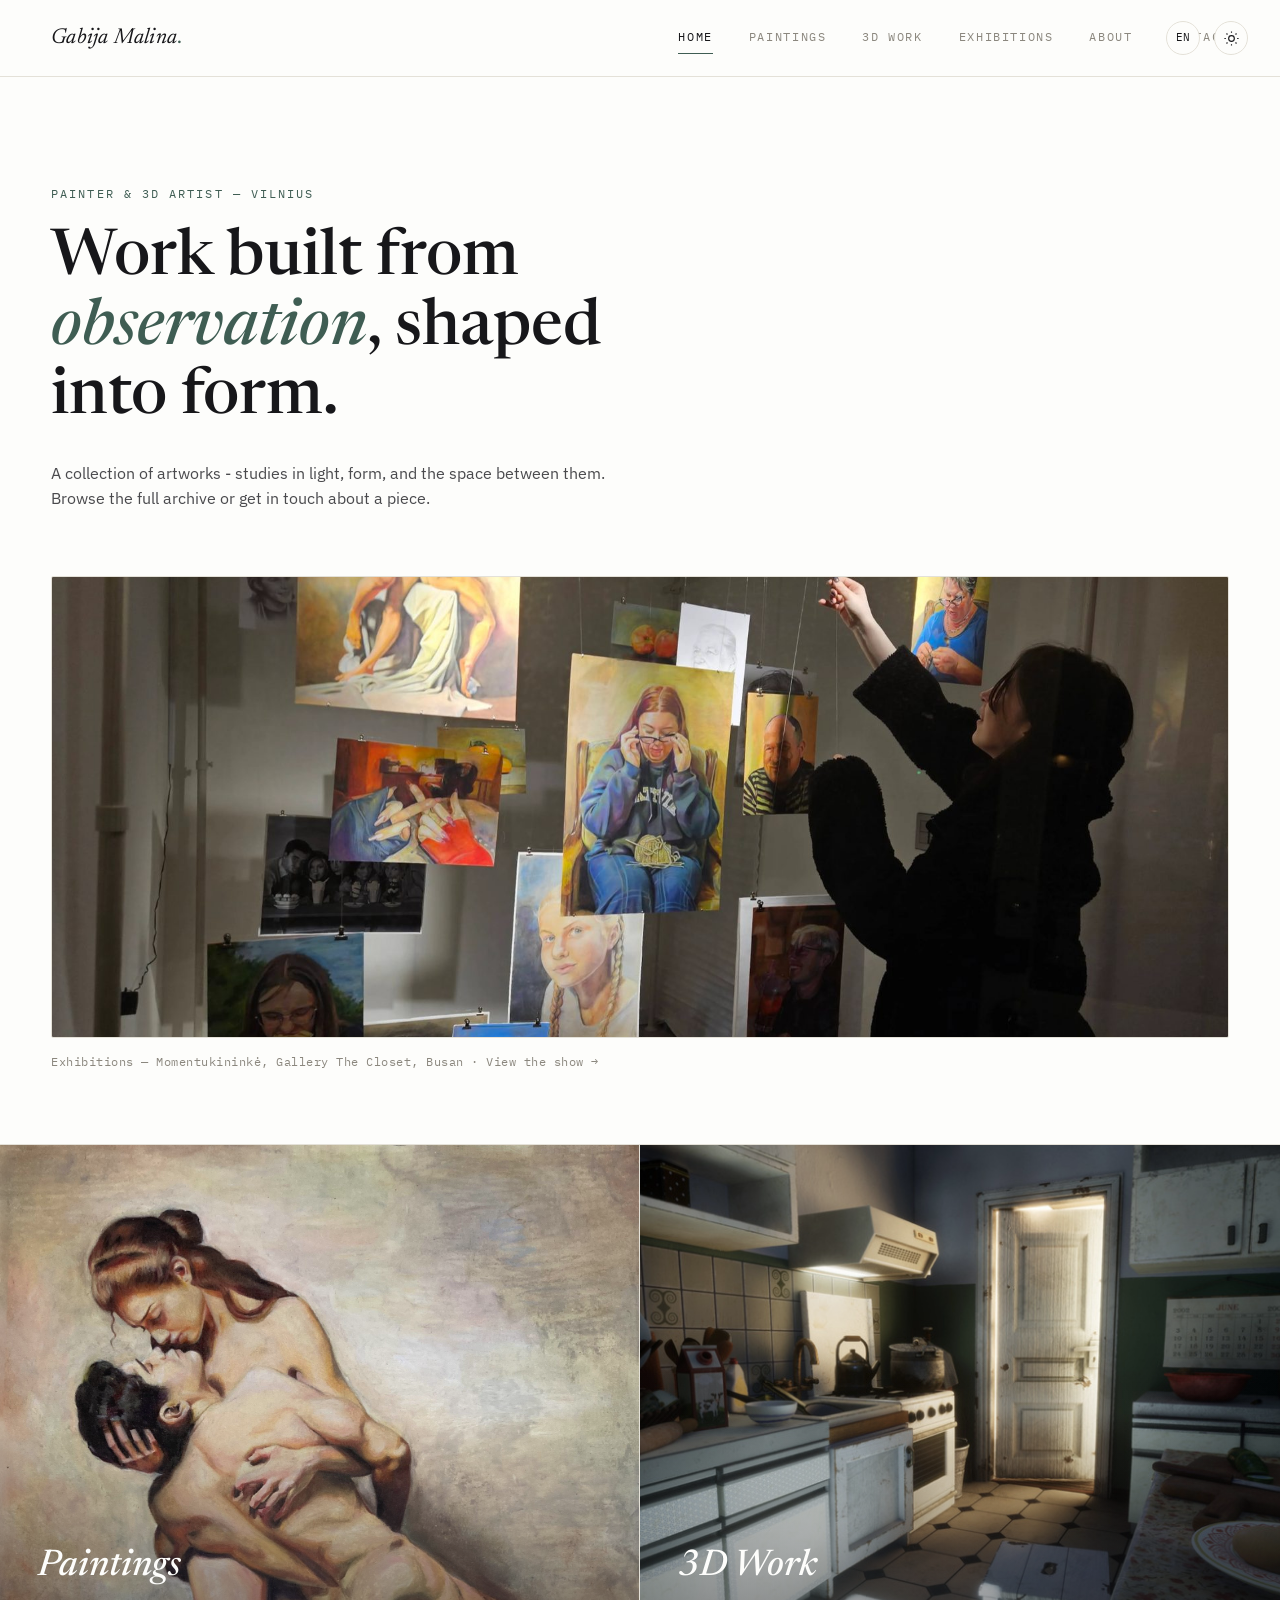
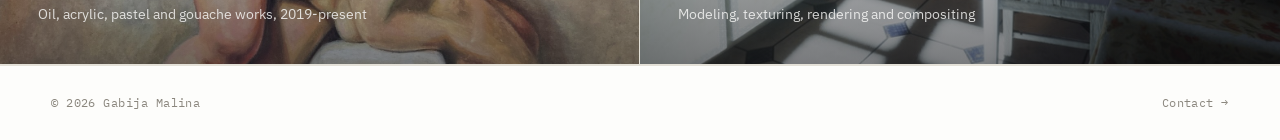
<file: index.html>
<!doctype html>
<html lang="en">
<head>
<meta charset="UTF-8">
<script>
(function () {
  try {
    var saved = localStorage.getItem('theme');
    var theme = saved || (window.matchMedia('(prefers-color-scheme: dark)').matches ? 'dark' : 'light');
    if (theme === 'dark') document.documentElement.setAttribute('data-theme', 'dark');
  } catch (e) {}
})();
</script>
<link rel="icon" href="/favicon.ico" sizes="any">
<link rel="icon" type="image/png" sizes="16x16" href="images/favicon/icon-16.png">
<link rel="icon" type="image/png" sizes="32x32" href="images/favicon/icon-32.png">
<link rel="icon" type="image/png" sizes="48x48" href="images/favicon/icon-48.png">
<link rel="icon" type="image/png" sizes="192x192" href="images/favicon/icon-192.png">
<link rel="apple-touch-icon" sizes="180x180" href="images/favicon/apple-touch-icon.png">
<link rel="canonical" href="https://gabijamalina.com/">
<meta name="robots" content="index, follow, max-image-preview:large">
<meta name="viewport" content="width=device-width, initial-scale=1">
<title>Gabija Malina — Paintings &amp; 3D Work</title>
<meta name="description" content="Portfolio of paintings and 3D work by Gabija Malinauskaite.">
<meta property="og:type" content="website">
<meta property="og:url" content="https://gabijamalina.com/">
<meta property="og:title" content="Gabija Malina — Paintings &amp; 3D Work">
<meta property="og:description" content="Portfolio of paintings and 3D work by Gabija Malinauskaite.">
<meta property="og:image" content="https://gabijamalina.com/images/hero.jpg">
<meta name="twitter:card" content="summary_large_image">
<meta name="twitter:title" content="Gabija Malina — Paintings &amp; 3D Work">
<meta name="twitter:description" content="Portfolio of paintings and 3D work by Gabija Malinauskaite.">
<meta name="twitter:image" content="https://gabijamalina.com/images/hero.jpg">
<link rel="preconnect" href="https://fonts.googleapis.com">
<link rel="preconnect" href="https://fonts.gstatic.com" crossorigin>
<link href="https://fonts.googleapis.com/css2?family=Newsreader:ital,wght@0,400;0,500;1,500&family=IBM+Plex+Sans:wght@400;500&family=IBM+Plex+Mono:wght@400;500&display=swap" rel="stylesheet">
<link rel="stylesheet" href="css/style.css">
</head>
<body>

<header class="site-header">
  <div class="wrap">
    <a class="brand" href="/">Gabija Malina<span>.</span></a>
    <div class="nav-wrap">
    <nav class="primary">
      <a href="/" aria-current="page">Home</a>
      <a href="/paintings/">Paintings</a>
      <a href="/3d-work/">3D Work</a>
      <a href="/momentukininke.html">Exhibitions</a>
      <a href="/about.html">About</a>
      <a href="/contact.html">Contact</a>
    </nav>
      <a class="lang-toggle" href="/lt/" aria-label="Switch to Lithuanian">EN</a>
      <button class="theme-toggle" type="button" aria-label="Toggle dark mode" data-theme-toggle>
        <svg class="icon-sun" viewBox="0 0 24 24" aria-hidden="true"><circle cx="12" cy="12" r="4"></circle><path d="M12 2v2M12 20v2M4.93 4.93l1.41 1.41M17.66 17.66l1.41 1.41M2 12h2M20 12h2M4.93 19.07l1.41-1.41M17.66 6.34l1.41-1.41"/></svg>
        <svg class="icon-moon" viewBox="0 0 24 24" aria-hidden="true"><path d="M20 14.5A8.5 8.5 0 1 1 9.5 4a7 7 0 0 0 10.5 10.5z"/></svg>
      </button>
      <button class="nav-toggle" aria-label="Toggle menu" aria-expanded="false">☰</button>
    </div>
  </div>
</header>

<main>
  <section class="hero">
    <div class="wrap">
      <p class="hero-eyebrow">Painter &amp; 3D Artist — Vilnius</p>
      <h1>Work built from <em>observation</em>, shaped into form.</h1>
      <p class="lede">A collection of artworks - studies in light, form, and the space between them. <br>Browse the full archive or get in touch about a piece.</p>
      <a class="exhibition-feature" href="/momentukininke.html" aria-label="View the Momentukininkė solo exhibition">
        <span class="exhibition-feature-image">
          <img src="images/momentukininke/exhibition-photo-05.jpg" alt="Momentukininkė solo exhibition installation at Gallery The Closet, Busan, 2025">
        </span>
        <span class="exhibition-feature-caption">Exhibitions — Momentukininkė, Gallery The Closet, Busan · View the show →</span>
      </a>
    </div>
  </section>

  <section class="wings" aria-label="Browse by medium">
    <a class="wing" href="/paintings/">
      <img src="images/paintings/holding-on.jpg" alt="Holding On by Gabija Malina">
      <div class="wing-label">
        <h2>Paintings</h2>
        <p>Oil, acrylic, pastel and gouache works, 2019-present</p>
      </div>
    </a>
    <a class="wing" href="/3d-work/">
      <img src="images/3d-work/soviet-kitchen-hero.jpg" alt="">
      <div class="wing-label">
        <h2>3D Work</h2>
        <p>Modeling, texturing, rendering and compositing</p>
      </div>
    </a>
  </section>
</main>

<footer class="site-footer">
  <div class="wrap">
    <p>&copy; <span id="year"></span> Gabija Malina</p>
    <p><a href="/contact.html">Contact →</a></p>
  </div>
</footer>

<script src="js/main.js?v=877553c360e7"></script>
</body>
</html>
</file>
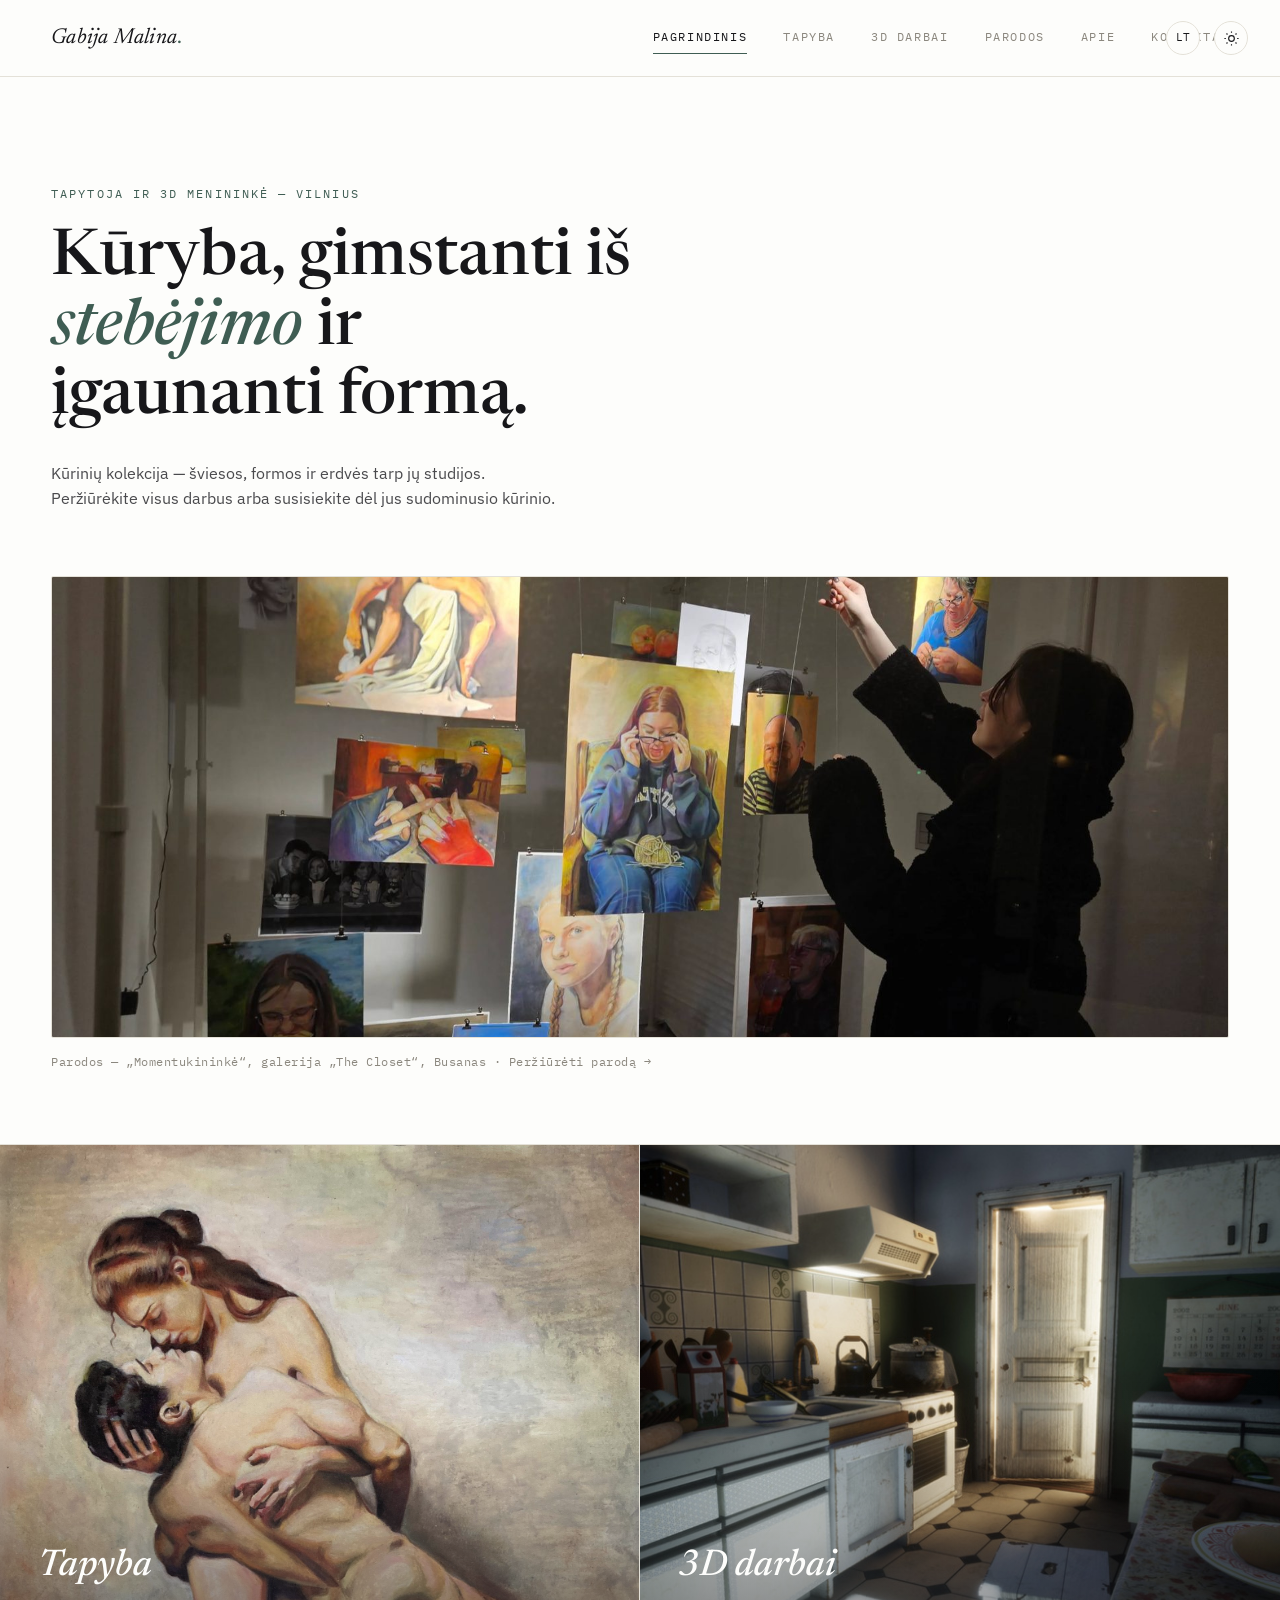
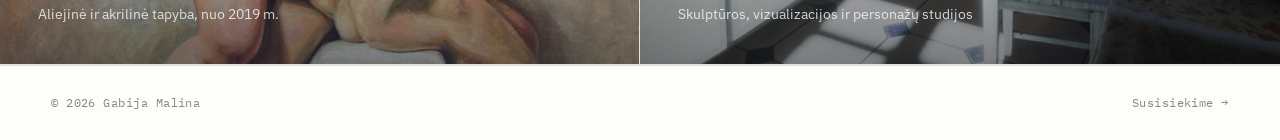
<file: lt/index.html>
<!doctype html>
<html lang="lt">
<head>
<meta charset="UTF-8">
<script>
(function () {
  try {
    var saved = localStorage.getItem('theme');
    var theme = saved || (window.matchMedia('(prefers-color-scheme: dark)').matches ? 'dark' : 'light');
    if (theme === 'dark') document.documentElement.setAttribute('data-theme', 'dark');
  } catch (e) {}
})();
</script>
<link rel="icon" href="/favicon.ico" sizes="any">
<link rel="icon" type="image/png" sizes="16x16" href="../images/favicon/icon-16.png">
<link rel="icon" type="image/png" sizes="32x32" href="../images/favicon/icon-32.png">
<link rel="icon" type="image/png" sizes="48x48" href="../images/favicon/icon-48.png">
<link rel="icon" type="image/png" sizes="192x192" href="../images/favicon/icon-192.png">
<link rel="apple-touch-icon" sizes="180x180" href="../images/favicon/apple-touch-icon.png">
<link rel="canonical" href="https://gabijamalina.com/lt/">
<meta name="robots" content="index, follow, max-image-preview:large">
<meta name="viewport" content="width=device-width, initial-scale=1">
<title>Gabija Malina — Tapyba ir 3D darbai</title>
<meta name="description" content="Gabijos Malinauskaitės tapybos ir 3D darbų portfolio.">
<meta property="og:type" content="website">
<meta property="og:url" content="https://gabijamalina.com/lt/">
<meta property="og:title" content="Gabija Malina — Tapyba ir 3D darbai">
<meta property="og:description" content="Gabijos Malinauskaitės tapybos ir 3D darbų portfolio.">
<meta property="og:image" content="https://gabijamalina.com/images/hero.jpg">
<meta name="twitter:card" content="summary_large_image">
<meta name="twitter:title" content="Gabija Malina — Tapyba ir 3D darbai">
<meta name="twitter:description" content="Gabijos Malinauskaitės tapybos ir 3D darbų portfolio.">
<meta name="twitter:image" content="https://gabijamalina.com/images/hero.jpg">
<link rel="preconnect" href="https://fonts.googleapis.com">
<link rel="preconnect" href="https://fonts.gstatic.com" crossorigin>
<link href="https://fonts.googleapis.com/css2?family=Newsreader:ital,wght@0,400;0,500;1,500&family=IBM+Plex+Sans:wght@400;500&family=IBM+Plex+Mono:wght@400;500&display=swap" rel="stylesheet">
<link rel="stylesheet" href="../css/style.css">
</head>
<body>

<header class="site-header">
  <div class="wrap">
    <a class="brand" href="/lt/">Gabija Malina<span>.</span></a>
    <div class="nav-wrap">
    <nav class="primary">
      <a href="/lt/" aria-current="page">Pagrindinis</a>
      <a href="/lt/paintings/">Tapyba</a>
      <a href="/lt/3d-work/">3D darbai</a>
      <a href="/lt/momentukininke.html">Parodos</a>
      <a href="/lt/about.html">Apie</a>
      <a href="/lt/contact.html">Kontaktai</a>
    </nav>
      <a class="lang-toggle" href="/" aria-label="Perjungti į anglų kalbą">LT</a>
      <button class="theme-toggle" type="button" aria-label="Perjungti tamsų režimą" data-theme-toggle>
        <svg class="icon-sun" viewBox="0 0 24 24" aria-hidden="true"><circle cx="12" cy="12" r="4"></circle><path d="M12 2v2M12 20v2M4.93 4.93l1.41 1.41M17.66 17.66l1.41 1.41M2 12h2M20 12h2M4.93 19.07l1.41-1.41M17.66 6.34l1.41-1.41"/></svg>
        <svg class="icon-moon" viewBox="0 0 24 24" aria-hidden="true"><path d="M20 14.5A8.5 8.5 0 1 1 9.5 4a7 7 0 0 0 10.5 10.5z"/></svg>
      </button>
      <button class="nav-toggle" aria-label="Atverti meniu" aria-expanded="false">☰</button>
    </div>
  </div>
</header>

<main>
  <section class="hero">
    <div class="wrap">
      <p class="hero-eyebrow">Tapytoja ir 3D menininkė — Vilnius</p>
      <h1>Kūryba, gimstanti iš <em>stebėjimo</em> ir įgaunanti formą.</h1>
      <p class="lede">Kūrinių kolekcija — šviesos, formos ir erdvės tarp jų studijos. <br>Peržiūrėkite visus darbus arba susisiekite dėl jus sudominusio kūrinio.</p>
      <a class="exhibition-feature" href="/lt/momentukininke.html" aria-label="Peržiūrėti personalinę parodą „Momentukininkė“">
        <span class="exhibition-feature-image">
          <img src="../images/momentukininke/exhibition-photo-05.jpg" alt="Personalinės parodos „Momentukininkė“ instaliacija galerijoje „The Closet“, Busanas, 2025">
        </span>
        <span class="exhibition-feature-caption">Parodos — „Momentukininkė“, galerija „The Closet“, Busanas · Peržiūrėti parodą →</span>
      </a>
    </div>
  </section>

  <section class="wings" aria-label="Pasirinkite kūrybos sritį">
    <a class="wing" href="/lt/paintings/">
      <img src="../images/paintings/holding-on.jpg" alt="Gabijos Malinos kūrinys „Holding On“">
      <div class="wing-label">
        <h2>Tapyba</h2>
        <p>Aliejinė ir akrilinė tapyba, nuo 2019 m.</p>
      </div>
    </a>
    <a class="wing" href="/lt/3d-work/">
      <img src="../images/3d-work/soviet-kitchen-hero.jpg" alt="">
      <div class="wing-label">
        <h2>3D darbai</h2>
        <p>Skulptūros, vizualizacijos ir personažų studijos</p>
      </div>
    </a>
  </section>
</main>

<footer class="site-footer">
  <div class="wrap">
    <p>&copy; <span id="year"></span> Gabija Malina</p>
    <p><a href="/lt/contact.html">Susisiekime →</a></p>
  </div>
</footer>

<script src="../js/main.js?v=877553c360e7"></script>
</body>
</html>
</file>
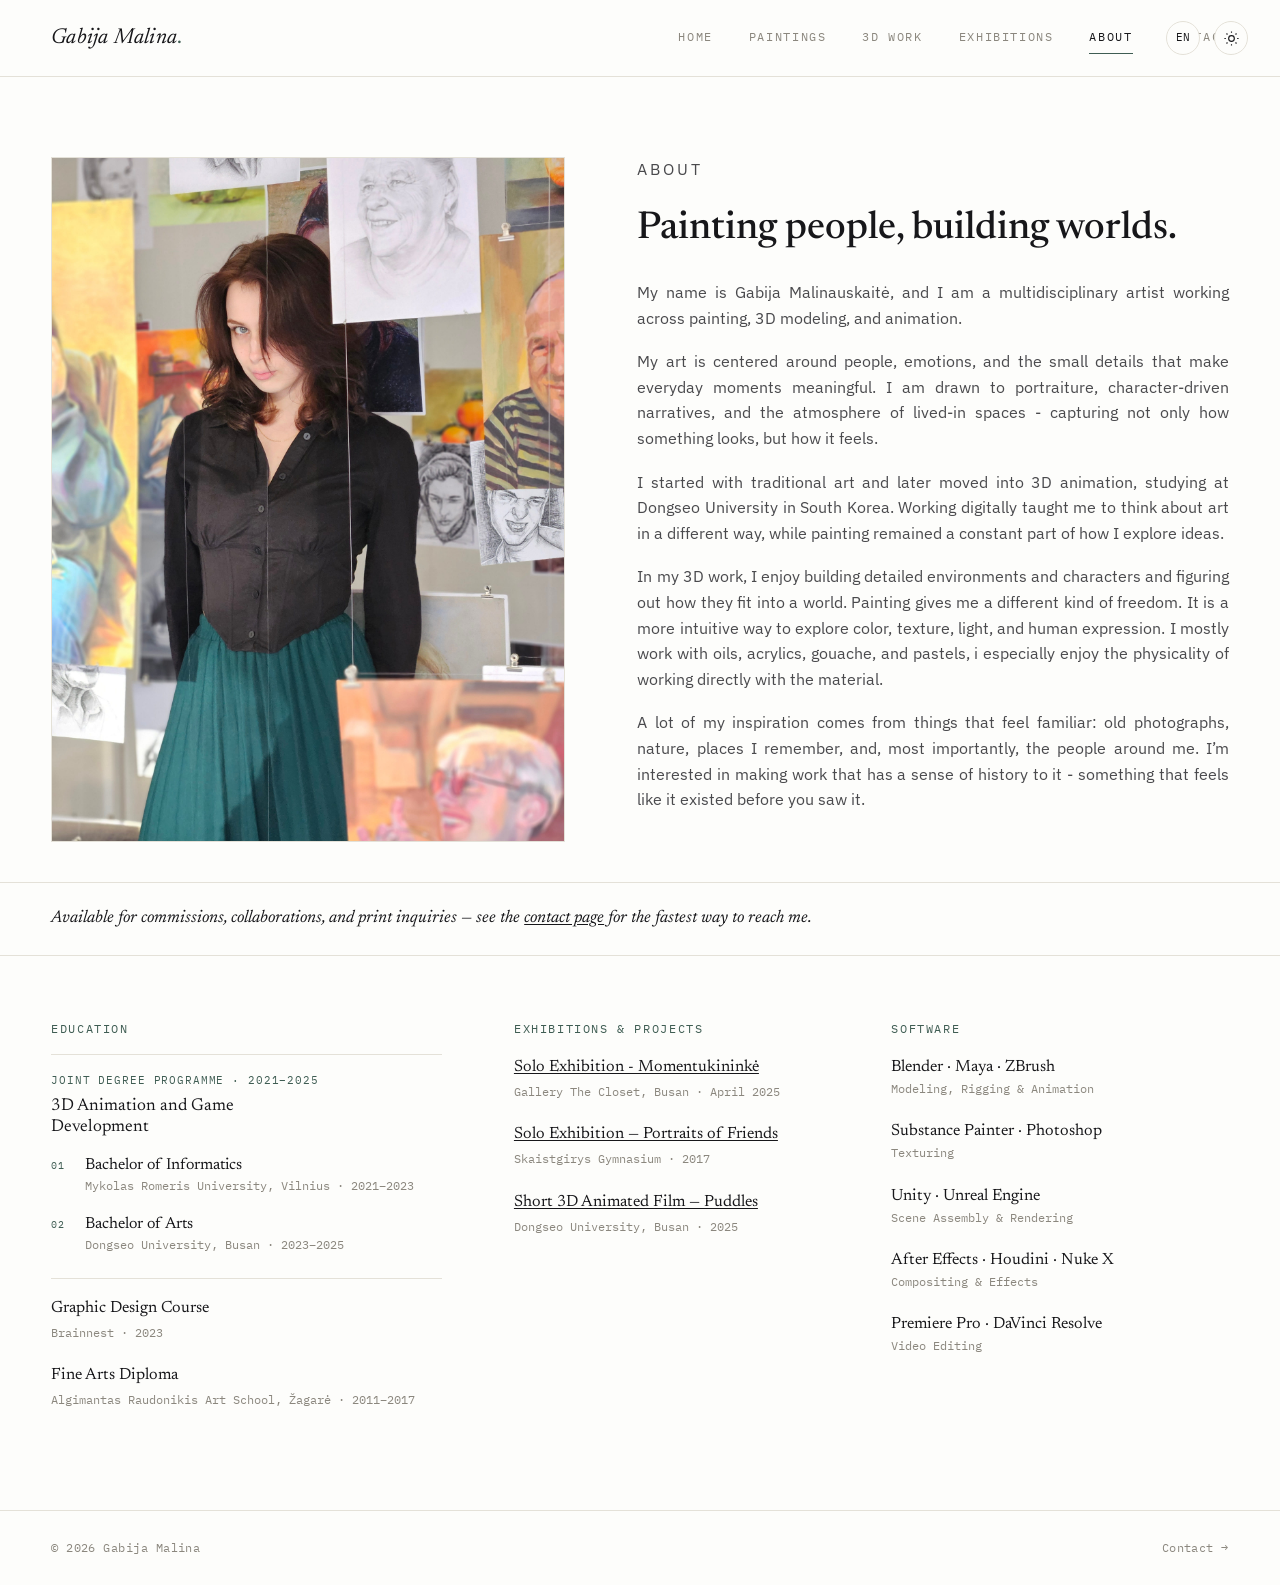
<file: about.html>
<!doctype html>
<html lang="en">
<head>
<meta charset="UTF-8">
<script>
(function () {
  try {
    var saved = localStorage.getItem('theme');
    var theme = saved || (window.matchMedia('(prefers-color-scheme: dark)').matches ? 'dark' : 'light');
    if (theme === 'dark') document.documentElement.setAttribute('data-theme', 'dark');
  } catch (e) {}
})();
</script>
<link rel="icon" href="/favicon.ico" sizes="any">
<link rel="icon" type="image/png" sizes="16x16" href="images/favicon/icon-16.png">
<link rel="icon" type="image/png" sizes="32x32" href="images/favicon/icon-32.png">
<link rel="icon" type="image/png" sizes="48x48" href="images/favicon/icon-48.png">
<link rel="icon" type="image/png" sizes="192x192" href="images/favicon/icon-192.png">
<link rel="apple-touch-icon" sizes="180x180" href="images/favicon/apple-touch-icon.png">
<link rel="canonical" href="https://gabijamalina.com/about.html">
<meta name="robots" content="index, follow, max-image-preview:large">
<meta name="viewport" content="width=device-width, initial-scale=1">
<title>About — Gabija Malina</title>
<meta name="description" content="About Gabija Malina — painter and 3D artist.">
<meta property="og:type" content="website">
<meta property="og:url" content="https://gabijamalina.com/about.html">
<meta property="og:title" content="About — Gabija Malina">
<meta property="og:description" content="About Gabija Malina — painter and 3D artist.">
<meta property="og:image" content="https://gabijamalina.com/images/about.jpg">
<meta name="twitter:card" content="summary_large_image">
<meta name="twitter:title" content="About — Gabija Malina">
<meta name="twitter:description" content="About Gabija Malina — painter and 3D artist.">
<meta name="twitter:image" content="https://gabijamalina.com/images/about.jpg">
<link rel="preconnect" href="https://fonts.googleapis.com">
<link rel="preconnect" href="https://fonts.gstatic.com" crossorigin>
<link href="https://fonts.googleapis.com/css2?family=Newsreader:ital,wght@0,400;0,500;1,500&family=IBM+Plex+Sans:wght@400;500&family=IBM+Plex+Mono:wght@400;500&display=swap" rel="stylesheet">
<link rel="stylesheet" href="css/style.css">
</head>
<body>

<header class="site-header">
  <div class="wrap">
    <a class="brand" href="/">Gabija Malina<span>.</span></a>
    <div class="nav-wrap">
    <nav class="primary">
      <a href="/">Home</a>
      <a href="/paintings/">Paintings</a>
      <a href="/3d-work/">3D Work</a>
      <a href="/momentukininke.html">Exhibitions</a>
      <a href="/about.html" aria-current="page">About</a>
      <a href="/contact.html">Contact</a>
    </nav>
      <a class="lang-toggle" href="/lt/about.html" aria-label="Switch to Lithuanian">EN</a>
      <button class="theme-toggle" type="button" aria-label="Toggle dark mode" data-theme-toggle>
        <svg class="icon-sun" viewBox="0 0 24 24" aria-hidden="true"><circle cx="12" cy="12" r="4"></circle><path d="M12 2v2M12 20v2M4.93 4.93l1.41 1.41M17.66 17.66l1.41 1.41M2 12h2M20 12h2M4.93 19.07l1.41-1.41M17.66 6.34l1.41-1.41"/></svg>
        <svg class="icon-moon" viewBox="0 0 24 24" aria-hidden="true"><path d="M20 14.5A8.5 8.5 0 1 1 9.5 4a7 7 0 0 0 10.5 10.5z"/></svg>
      </button>
      <button class="nav-toggle" aria-label="Toggle menu" aria-expanded="false">☰</button>
    </div>
  </div>
</header>

<main>
  <section class="about-hero wrap">
    <img src="images/about.jpg" alt="Gabija Malina in her studio, surrounded by portrait paintings and drawings">
    <div class="about-hero-copy">
      <p class="hero-eyebrow">About</p>
      <h1>Painting people, building worlds.</h1>
      <p>My name is Gabija Malinauskaitė, and I am a multidisciplinary artist working across painting, 3D modeling, and animation.</p>
      <p>My art is centered around people, emotions, and the small details that make everyday moments meaningful. I am drawn to portraiture, character-driven narratives, and the atmosphere of lived-in spaces - capturing not only how something looks, but how it feels.</p>
      <p>I started with traditional art and later moved into 3D animation, studying at Dongseo University in South Korea. Working digitally taught me to think about art in a different way, while painting remained a constant part of how I explore ideas.</p>
      <p>In my 3D work, I enjoy building detailed environments and characters and figuring out how they fit into a world. Painting gives me a different kind of freedom. It is a more intuitive way to explore color, texture, light, and human expression. I mostly work with oils, acrylics, gouache, and pastels, i especially enjoy the physicality of working directly with the material.</p>
      <p>A lot of my inspiration comes from things that feel familiar: old photographs, nature, places I remember, and, most importantly, the people around me. I’m interested in making work that has a sense of history to it - something that feels like it existed before you saw it.</p>
    </div>
  </section>

  <section class="about-cta wrap">
    <p>Available for commissions, collaborations, and print inquiries — see the <a href="/contact.html">contact page</a> for the fastest way to reach me.</p>
  </section>

  <section class="credentials wrap">
    <div class="credentials-group">
      <p class="credentials-heading">Education</p>
      <ul class="credentials-list">
        <li class="joint-programme">
          <p class="joint-programme-label">Joint degree programme · 2021–2025</p>
          <p class="credentials-title joint-programme-title">3D Animation and Game Development</p>
          <div class="degree-awards" aria-label="Two degrees awarded">
            <div class="degree-award">
              <span class="degree-award-number" aria-hidden="true">01</span>
              <div>
                <p class="degree-award-title">Bachelor of Informatics</p>
                <p class="credentials-meta">Mykolas Romeris University, Vilnius · 2021–2023</p>
              </div>
            </div>
            <div class="degree-award">
              <span class="degree-award-number" aria-hidden="true">02</span>
              <div>
                <p class="degree-award-title">Bachelor of Arts</p>
                <p class="credentials-meta">Dongseo University, Busan · 2023–2025</p>
              </div>
            </div>
          </div>
        </li>
        <li>
          <p class="credentials-title">Graphic Design Course</p>
          <p class="credentials-meta">Brainnest · 2023</p>
        </li>
        <li>
          <p class="credentials-title">Fine Arts Diploma</p>
          <p class="credentials-meta">Algimantas Raudonikis Art School, Žagarė · 2011–2017</p>
        </li>
      </ul>
    </div>

    <div class="credentials-group">
      <p class="credentials-heading">Exhibitions &amp; Projects</p>
      <ul class="credentials-list">
        <li>
          <p class="credentials-title"><a href="/momentukininke.html">Solo Exhibition - Momentukininkė</a></p>
          <p class="credentials-meta">Gallery The Closet, Busan · April 2025</p>
        </li>
        <li>
          <p class="credentials-title"><a href="https://www.facebook.com/photo.php?fbid=1235346446553884&set=a.1235346339887228&type=3">Solo Exhibition — Portraits of Friends</a></p>
          <p class="credentials-meta"> Skaistgirys Gymnasium · 2017</p>
        </li>
        <li>
          <p class="credentials-title"><a href="https://youtu.be/384IctD9Y6s">Short 3D Animated Film — Puddles</a></p>
          <p class="credentials-meta">Dongseo University, Busan · 2025</p>
        </li>
      </ul>
    </div>

    <div class="credentials-group">
      <p class="credentials-heading">Software</p>
      <ul class="credentials-list">
        <li>
          
          <p class="credentials-software">Blender · Maya · ZBrush</p>
	  <p class="credentials-meta">Modeling, Rigging &amp; Animation</p>
        </li>
        <li>
          
          <p class="credentials-software">Substance Painter · Photoshop</p>
	  <p class="credentials-meta">Texturing</p>
        </li>
        <li>

          <p class="credentials-software">Unity · Unreal Engine</p>
          <p class="credentials-meta">Scene Assembly &amp; Rendering</p>       
 	</li>
        <li>

          <p class="credentials-software">After Effects · Houdini · Nuke X</p>
          <p class="credentials-meta">Compositing &amp; Effects</p>
        </li>
        <li>
          <p class="credentials-software">Premiere Pro · DaVinci Resolve</p>
          <p class="credentials-meta">Video Editing</p>
        </li>
      </ul>
    </div>
  </section>
</main>

<footer class="site-footer">
  <div class="wrap">
    <p>&copy; <span id="year"></span> Gabija Malina</p>
    <p><a href="/contact.html">Contact →</a></p>
  </div>
</footer>

<script src="js/main.js?v=877553c360e7"></script>
</body>
</html>
</file>
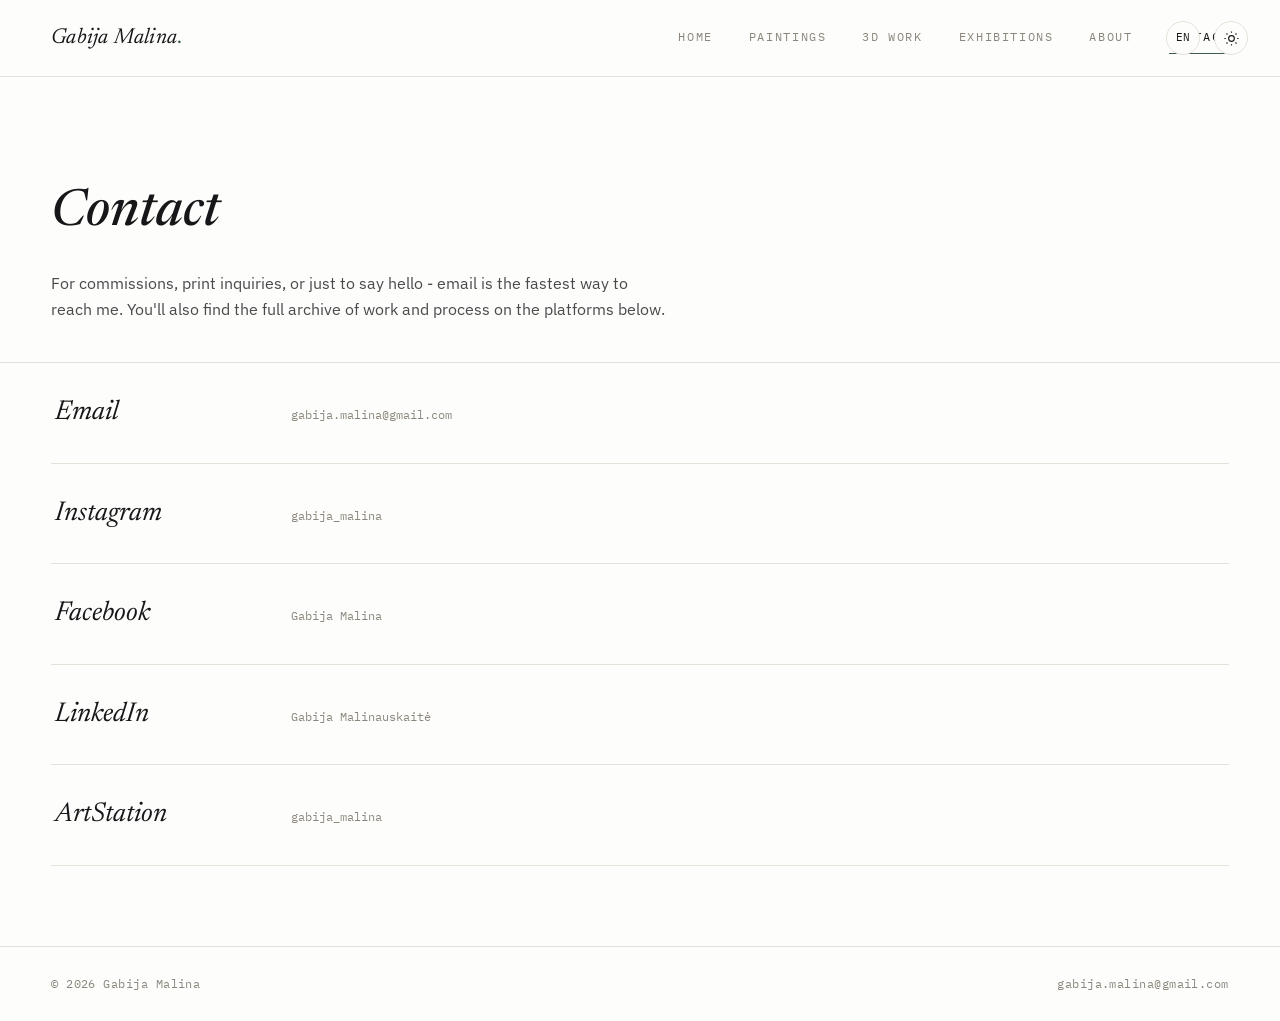
<file: contact.html>
<!doctype html>
<html lang="en">
<head>
<meta charset="UTF-8">
<script>
(function () {
  try {
    var saved = localStorage.getItem('theme');
    var theme = saved || (window.matchMedia('(prefers-color-scheme: dark)').matches ? 'dark' : 'light');
    if (theme === 'dark') document.documentElement.setAttribute('data-theme', 'dark');
  } catch (e) {}
})();
</script>
<link rel="icon" href="/favicon.ico" sizes="any">
<link rel="icon" type="image/png" sizes="16x16" href="images/favicon/icon-16.png">
<link rel="icon" type="image/png" sizes="32x32" href="images/favicon/icon-32.png">
<link rel="icon" type="image/png" sizes="48x48" href="images/favicon/icon-48.png">
<link rel="icon" type="image/png" sizes="192x192" href="images/favicon/icon-192.png">
<link rel="apple-touch-icon" sizes="180x180" href="images/favicon/apple-touch-icon.png">
<link rel="canonical" href="https://gabijamalina.com/contact.html">
<meta name="robots" content="index, follow, max-image-preview:large">
<meta name="viewport" content="width=device-width, initial-scale=1">
<title>Contact — Gabija Malina</title>
<meta name="description" content="Where to find Gabija Malina online — email, Instagram, ArtStation and more.">
<meta property="og:type" content="website">
<meta property="og:url" content="https://gabijamalina.com/contact.html">
<meta property="og:title" content="Contact — Gabija Malina">
<meta property="og:description" content="Where to find Gabija Malina online — email, Instagram, ArtStation and more.">
<meta property="og:image" content="https://gabijamalina.com/images/hero.jpg">
<meta name="twitter:card" content="summary_large_image">
<meta name="twitter:title" content="Contact — Gabija Malina">
<meta name="twitter:description" content="Where to find Gabija Malina online — email, Instagram, ArtStation and more.">
<meta name="twitter:image" content="https://gabijamalina.com/images/hero.jpg">
<link rel="preconnect" href="https://fonts.googleapis.com">
<link rel="preconnect" href="https://fonts.gstatic.com" crossorigin>
<link href="https://fonts.googleapis.com/css2?family=Newsreader:ital,wght@0,400;0,500;1,500&family=IBM+Plex+Sans:wght@400;500&family=IBM+Plex+Mono:wght@400;500&display=swap" rel="stylesheet">
<link rel="stylesheet" href="css/style.css">
</head>
<body>
<header class="site-header">
  <div class="wrap">
    <a class="brand" href="/">Gabija Malina<span>.</span></a>
    <div class="nav-wrap">
    <nav class="primary">
      <a href="/">Home</a>
      <a href="/paintings/">Paintings</a>
      <a href="/3d-work/">3D Work</a>
      <a href="/momentukininke.html">Exhibitions</a>
      <a href="/about.html">About</a>
      <a href="/contact.html" aria-current="page">Contact</a>
    </nav>
      <a class="lang-toggle" href="/lt/contact.html" aria-label="Switch to Lithuanian">EN</a>
      <button class="theme-toggle" type="button" aria-label="Toggle dark mode" data-theme-toggle>
        <svg class="icon-sun" viewBox="0 0 24 24" aria-hidden="true"><circle cx="12" cy="12" r="4"></circle><path d="M12 2v2M12 20v2M4.93 4.93l1.41 1.41M17.66 17.66l1.41 1.41M2 12h2M20 12h2M4.93 19.07l1.41-1.41M17.66 6.34l1.41-1.41"/></svg>
        <svg class="icon-moon" viewBox="0 0 24 24" aria-hidden="true"><path d="M20 14.5A8.5 8.5 0 1 1 9.5 4a7 7 0 0 0 10.5 10.5z"/></svg>
      </button>
      <button class="nav-toggle" aria-label="Toggle menu" aria-expanded="false">☰</button>
    </div>
  </div>
</header>
<main>
  <section class="contact-hero wrap">
    <h1>Contact</h1>
    <p>For commissions, print inquiries, or just to say hello - email is the fastest way to reach me. You'll also find the full archive of work and process on the platforms below.</p>
  </section>
  <ul class="contact-list wrap">
    <li>
      <a href="mailto:gabija.malina@gmail.com">
        <span class="platform">Email</span>
        <span class="handle">gabija.malina@gmail.com</span>
        <span class="arrow">→</span>
      </a>
    </li>
    <li>
      <a href="https://instagram.com/gabija_malina" target="_blank" rel="noopener noreferrer">
        <span class="platform">Instagram</span>
        <span class="handle">gabija_malina</span>
        <span class="arrow">→</span>
      </a>
    </li>
    <li>
      <a href="https://www.facebook.com/GabijaMalina/" target="_blank" rel="noopener noreferrer">
        <span class="platform">Facebook</span>
        <span class="handle">Gabija Malina</span>
        <span class="arrow">→</span>
      </a>
    </li>
    <li>
      <a href="https://lt.linkedin.com/in/gabija-malina" target="_blank" rel="noopener noreferrer">
        <span class="platform">LinkedIn</span>
        <span class="handle">Gabija Malinauskaitė</span>
        <span class="arrow">→</span>
      </a>
    </li>
    <li>
      <a href="https://www.artstation.com/gabija_malina" target="_blank" rel="noopener noreferrer">
        <span class="platform">ArtStation</span>
        <span class="handle">gabija_malina</span>
        <span class="arrow">→</span>
      </a>
    </li>
  </ul>
</main>
<footer class="site-footer">
  <div class="wrap">
    <p>&copy; <span id="year"></span> Gabija Malina</p>
    <p><a href="mailto:gabija.malina@gmail.com">gabija.malina@gmail.com</a></p>
  </div>
</footer>
<script src="js/main.js?v=877553c360e7"></script>
</body>
</html>
</file>
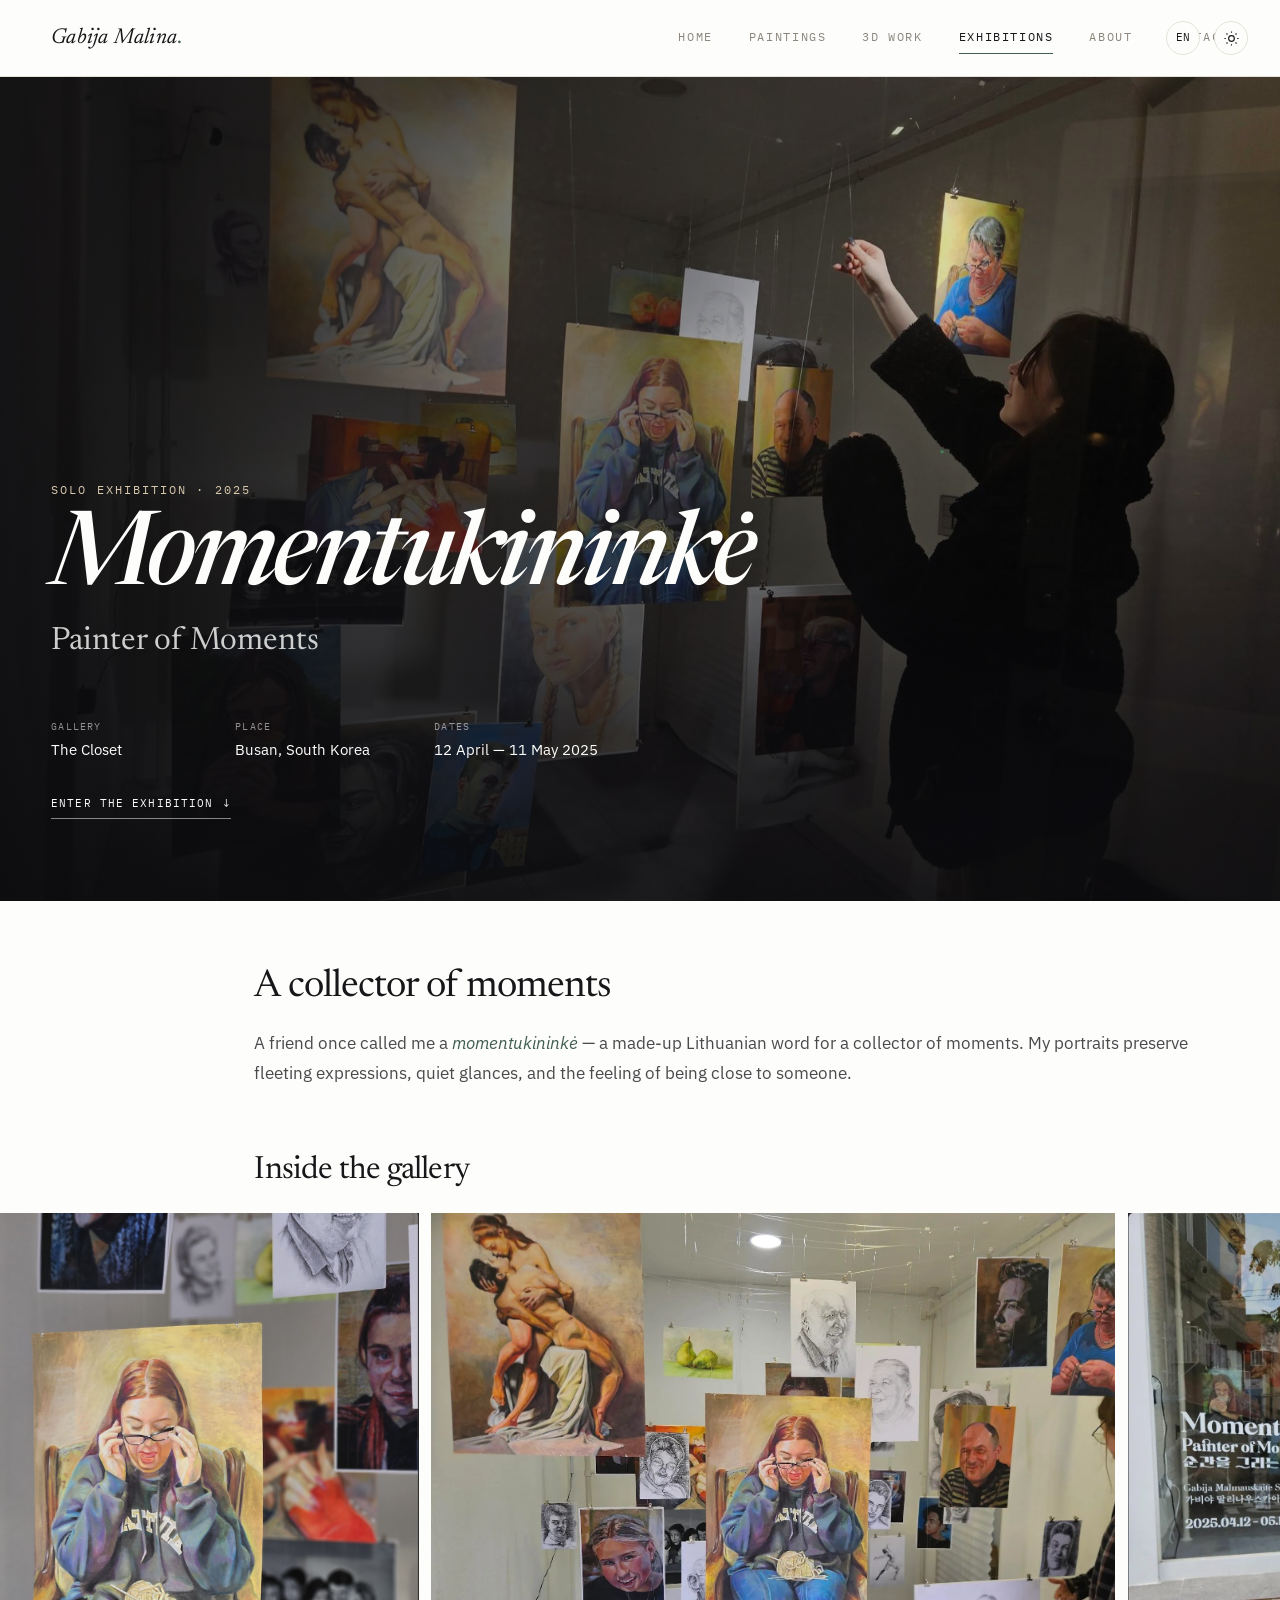
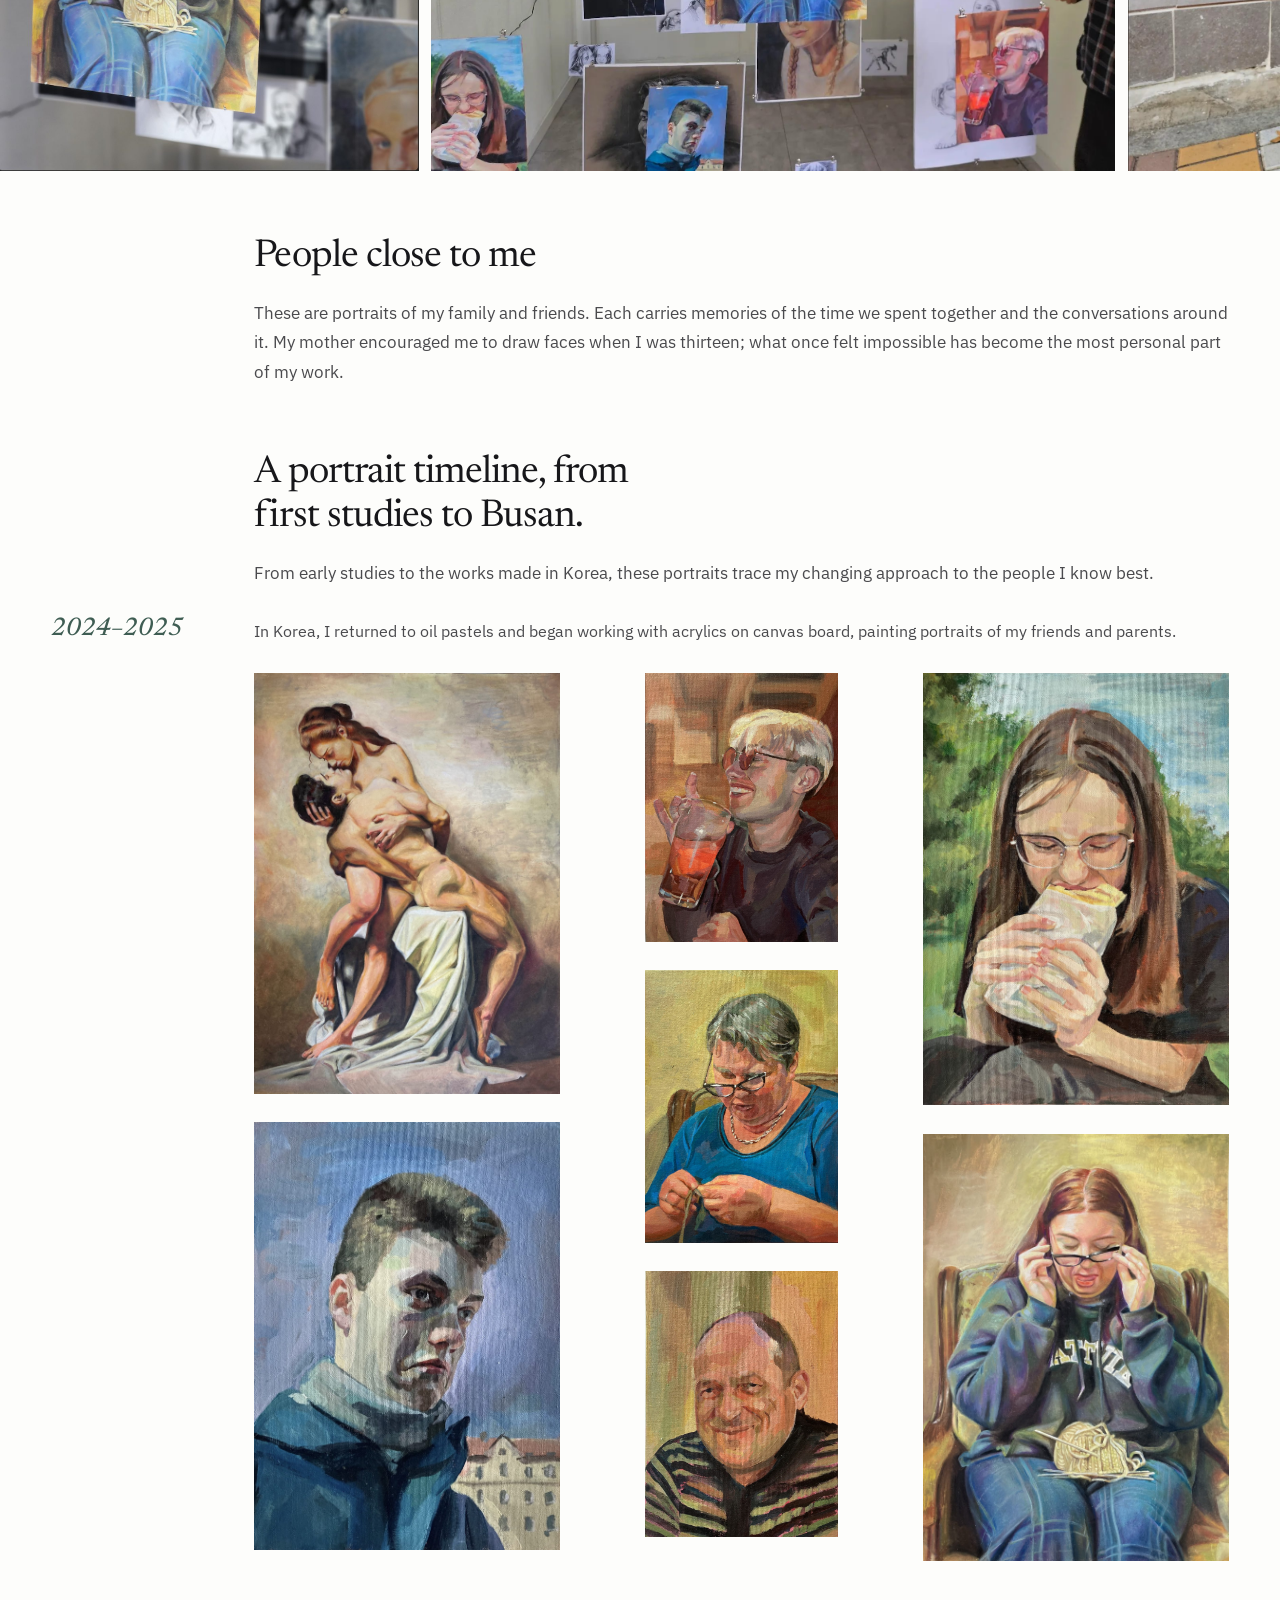
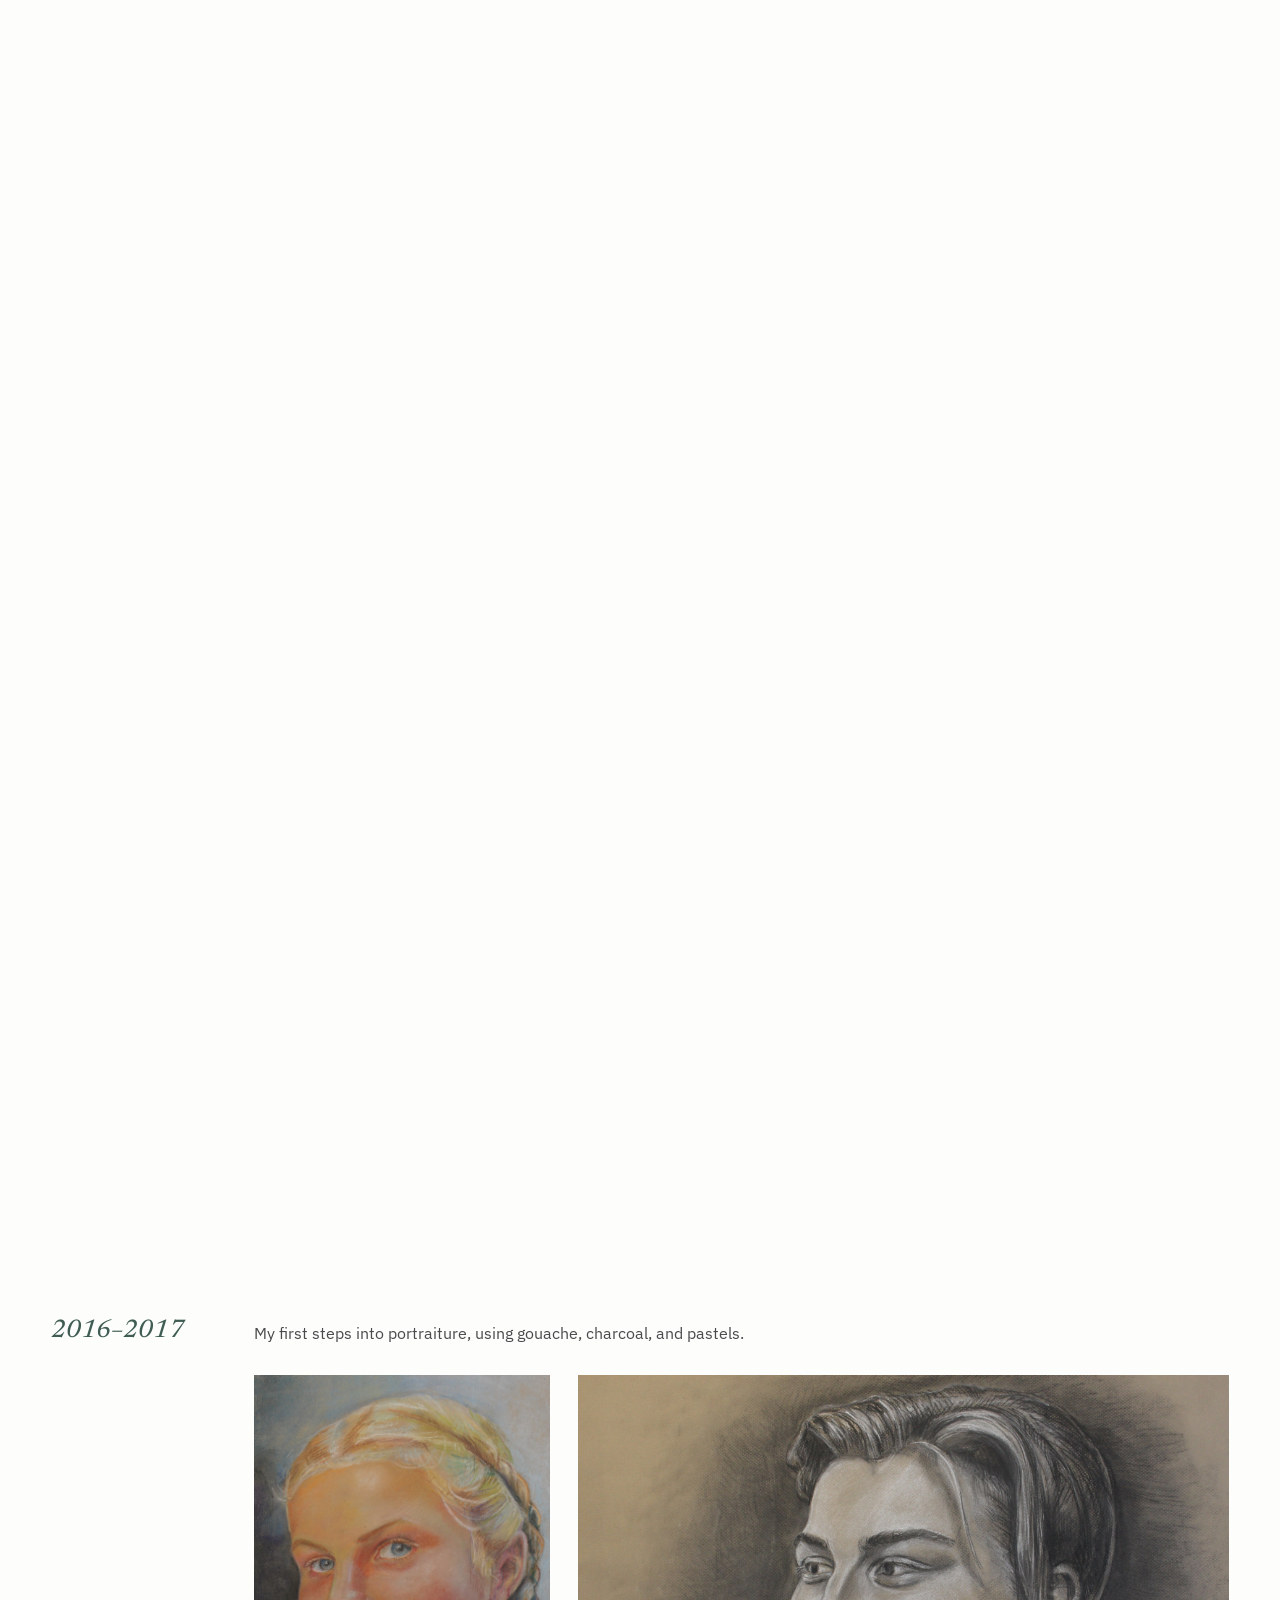
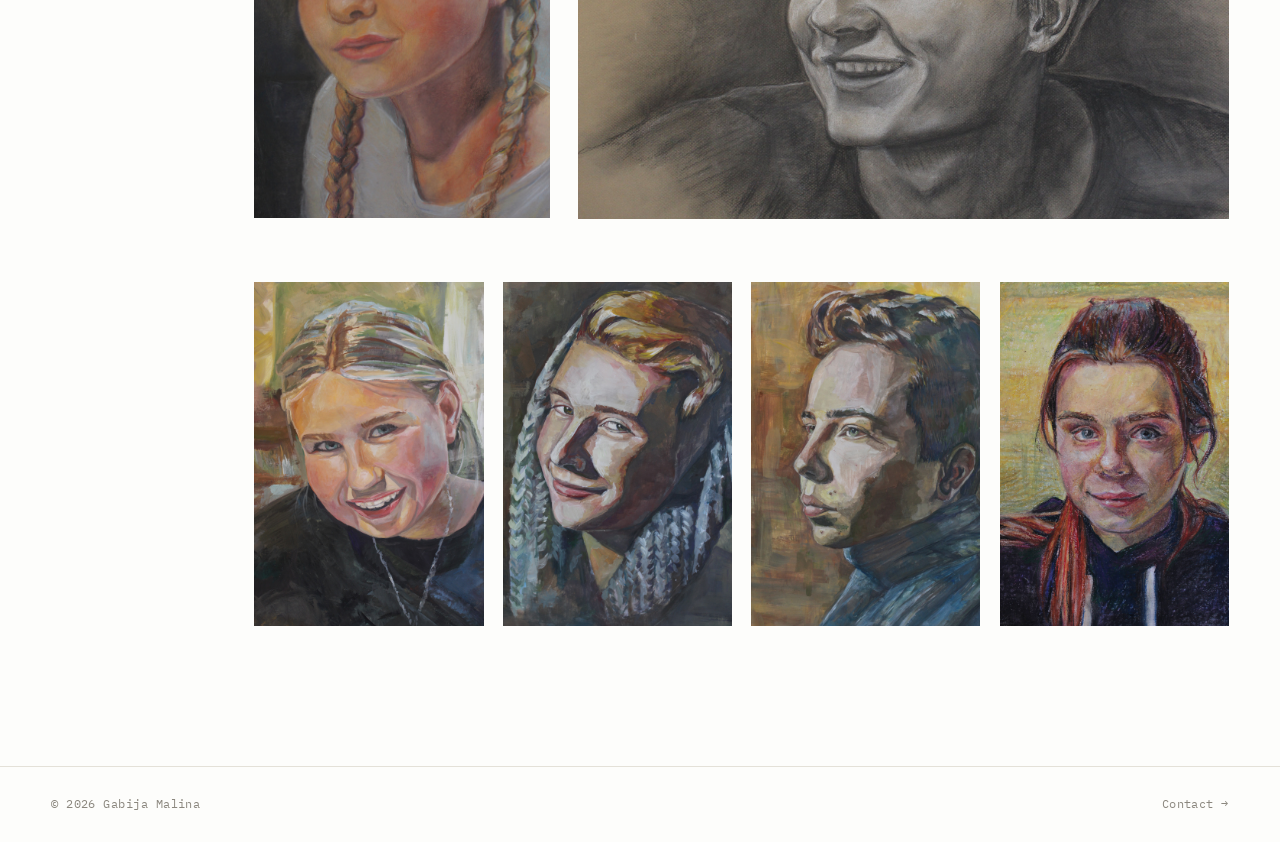
<file: momentukininke.html>
<!doctype html>
<html lang="en">
<head>
<meta charset="UTF-8">
<script>
(function () {
  try {
    var saved = localStorage.getItem('theme');
    var theme = saved || (window.matchMedia('(prefers-color-scheme: dark)').matches ? 'dark' : 'light');
    if (theme === 'dark') document.documentElement.setAttribute('data-theme', 'dark');
  } catch (e) {}
})();
</script>
<link rel="icon" href="/favicon.ico" sizes="any">
<link rel="icon" type="image/png" sizes="16x16" href="images/favicon/icon-16.png">
<link rel="icon" type="image/png" sizes="32x32" href="images/favicon/icon-32.png">
<link rel="icon" type="image/png" sizes="48x48" href="images/favicon/icon-48.png">
<link rel="icon" type="image/png" sizes="192x192" href="images/favicon/icon-192.png">
<link rel="apple-touch-icon" sizes="180x180" href="images/favicon/apple-touch-icon.png">
<link rel="canonical" href="https://gabijamalina.com/momentukininke.html">
<link rel="alternate" hreflang="en" href="https://gabijamalina.com/momentukininke.html">
<link rel="alternate" hreflang="lt" href="https://gabijamalina.com/lt/momentukininke.html">
<link rel="alternate" hreflang="x-default" href="https://gabijamalina.com/momentukininke.html">
<meta name="viewport" content="width=device-width, initial-scale=1">
<title>Momentukininkė — Solo Exhibition — Gabija Malina</title>
<meta name="description" content="Momentukininkė — a solo exhibition of portrait paintings and drawings by Gabija Malina.">
<meta name="robots" content="index, follow, max-image-preview:large">
<meta property="og:type" content="website">
<meta property="og:url" content="https://gabijamalina.com/momentukininke.html">
<meta property="og:title" content="Momentukininkė — Solo Exhibition — Gabija Malina">
<meta property="og:description" content="Momentukininkė — a solo exhibition of portrait paintings and drawings by Gabija Malina.">
<meta property="og:image" content="https://gabijamalina.com/images/momentukininke/exhibition-photo-05.jpg">
<meta property="og:image:alt" content="Momentukininkė portrait exhibition installation by Gabija Malina at Gallery The Closet">
<meta name="twitter:card" content="summary_large_image">
<meta name="twitter:title" content="Momentukininkė — Solo Exhibition — Gabija Malina">
<meta name="twitter:description" content="Momentukininkė — a solo exhibition of portrait paintings and drawings by Gabija Malina.">
<meta name="twitter:image" content="https://gabijamalina.com/images/momentukininke/exhibition-photo-05.jpg">
<meta name="twitter:image:alt" content="Momentukininkė portrait exhibition installation by Gabija Malina at Gallery The Closet">
<script type="application/ld+json">
{
  "@context": "https://schema.org",
  "@type": "CollectionPage",
  "@id": "https://gabijamalina.com/momentukininke.html#collection",
  "url": "https://gabijamalina.com/momentukininke.html",
  "name": "Momentukininkė — Solo Exhibition",
  "description": "A solo exhibition of portrait paintings and drawings by Gabija Malina at Gallery The Closet in Busan.",
  "creator": {"@type": "Person", "name": "Gabija Malina", "url": "https://gabijamalina.com/about.html"},
  "primaryImageOfPage": {"@type": "ImageObject", "contentUrl": "https://gabijamalina.com/images/momentukininke/exhibition-photo-05.jpg", "caption": "Momentukininkė installation at Gallery The Closet in Busan", "creator": {"@type": "Person", "name": "Gabija Malina"}, "creditText": "Gabija Malina", "copyrightNotice": "© Gabija Malina"},
  "mainEntity": {
    "@type": "ItemList",
    "itemListElement": [
      {"@type": "VisualArtwork", "position": 1, "name": "Holding On", "artMedium": "Oil pastel and pencil", "creator": {"@type": "Person", "name": "Gabija Malina"}, "image": "https://gabijamalina.com/images/momentukininke/2024-2025-02.jpg"},
      {"@type": "VisualArtwork", "position": 2, "name": "Mkay", "artMedium": "Acrylic on panel", "creator": {"@type": "Person", "name": "Gabija Malina"}, "image": "https://gabijamalina.com/images/momentukininke/2024-2025-01.jpg"},
      {"@type": "VisualArtwork", "position": 3, "name": "Zarasai", "artMedium": "Acrylic on panel", "creator": {"@type": "Person", "name": "Gabija Malina"}, "image": "https://gabijamalina.com/images/momentukininke/2024-2025-04.jpg"},
      {"@type": "VisualArtwork", "position": 4, "name": "Mama", "artMedium": "Acrylic on panel", "creator": {"@type": "Person", "name": "Gabija Malina"}, "image": "https://gabijamalina.com/images/momentukininke/2024-2025-03.jpg"},
      {"@type": "VisualArtwork", "position": 5, "name": "Tete", "artMedium": "Acrylic on panel", "creator": {"@type": "Person", "name": "Gabija Malina"}, "image": "https://gabijamalina.com/images/momentukininke/2024-2025-05.jpg"},
      {"@type": "VisualArtwork", "position": 6, "name": "Medis", "artMedium": "Acrylic on panel", "creator": {"@type": "Person", "name": "Gabija Malina"}, "image": "https://gabijamalina.com/images/momentukininke/2024-2025-07.jpg"},
      {"@type": "VisualArtwork", "position": 7, "name": "Mamos Fotely", "artMedium": "Oil pastel and pencil", "creator": {"@type": "Person", "name": "Gabija Malina"}, "image": "https://gabijamalina.com/images/momentukininke/2024-2025-06.jpg"},
      {"@type": "VisualArtwork", "position": 8, "name": "Vacelis", "artMedium": "Graphite", "dateCreated": "2023", "creator": {"@type": "Person", "name": "Gabija Malina"}, "image": "https://gabijamalina.com/images/momentukininke/2023august_01.jpg"},
      {"@type": "VisualArtwork", "position": 9, "name": "Baba", "artMedium": "Graphite", "dateCreated": "2023", "creator": {"@type": "Person", "name": "Gabija Malina"}, "image": "https://gabijamalina.com/images/momentukininke/2023august_02.jpg"},
      {"@type": "VisualArtwork", "position": 10, "name": "Senelis", "artMedium": "Graphite", "dateCreated": "2023", "creator": {"@type": "Person", "name": "Gabija Malina"}, "image": "https://gabijamalina.com/images/momentukininke/2023august_03.jpg"},
      {"@type": "VisualArtwork", "position": 11, "name": "Lionė", "artMedium": "Graphite", "dateCreated": "2023", "creator": {"@type": "Person", "name": "Gabija Malina"}, "image": "https://gabijamalina.com/images/momentukininke/2023august_04.jpg"}
    ]
  }
}
</script>
<link rel="preconnect" href="https://fonts.googleapis.com">
<link rel="preconnect" href="https://fonts.gstatic.com" crossorigin>
<link href="https://fonts.googleapis.com/css2?family=Newsreader:ital,wght@0,400;0,500;1,500&family=IBM+Plex+Sans:wght@400;500&family=IBM+Plex+Mono:wght@400;500&display=swap" rel="stylesheet">
<link rel="stylesheet" href="css/style.css">
<link rel="stylesheet" href="css/momentukininke-en.css">
</head>
<body>

<header class="site-header">
  <div class="wrap">
    <a class="brand" href="/">Gabija Malina<span>.</span></a>
    <div class="nav-wrap">
    <nav class="primary">
      <a href="/">Home</a>
      <a href="/paintings/">Paintings</a>
      <a href="/3d-work/">3D Work</a>
      <a href="/momentukininke.html" aria-current="page">Exhibitions</a>
      <a href="/about.html">About</a>
      <a href="/contact.html">Contact</a>
    </nav>
      <a class="lang-toggle" href="/lt/momentukininke.html" aria-label="Switch to Lithuanian">EN</a>
      <button class="theme-toggle" type="button" aria-label="Toggle dark mode" data-theme-toggle>
        <svg class="icon-sun" viewBox="0 0 24 24" aria-hidden="true"><circle cx="12" cy="12" r="4"></circle><path d="M12 2v2M12 20v2M4.93 4.93l1.41 1.41M17.66 17.66l1.41 1.41M2 12h2M20 12h2M4.93 19.07l1.41-1.41M17.66 6.34l1.41-1.41"/></svg>
        <svg class="icon-moon" viewBox="0 0 24 24" aria-hidden="true"><path d="M20 14.5A8.5 8.5 0 1 1 9.5 4a7 7 0 0 0 10.5 10.5z"/></svg>
      </button>
      <button class="nav-toggle" aria-label="Toggle menu" aria-expanded="false">☰</button>
    </div>
  </div>
</header>

<main>
  <section class="exhibition-cinematic-hero">
    <img class="exhibition-cinematic-image" src="images/momentukininke/exhibition-photo-05.jpg" alt="Momentukininkė installation at Gallery The Closet, with portraits suspended throughout the room" fetchpriority="high">
    <div class="exhibition-cinematic-shade"></div>
    <div class="exhibition-cinematic-content wrap">
      <p class="hero-eyebrow">Solo exhibition · 2025</p>
      <h1>Momentukininkė</h1>
      <p class="exhibition-subtitle">Painter of Moments</p>
      <dl class="exhibition-hero-facts">
        <div><dt>Gallery</dt><dd>The Closet</dd></div>
        <div><dt>Place</dt><dd>Busan, South Korea</dd></div>
        <div><dt>Dates</dt><dd>12 April — 11 May 2025</dd></div>
      </dl>
      <a class="exhibition-scroll" href="#exhibition-story">Enter the exhibition <span aria-hidden="true">↓</span></a>
    </div>
  </section>

  <section class="exhibition-catalogue exhibition-text-section wrap reveal-on-scroll" id="exhibition-story" aria-labelledby="statement-title">
    <h2 id="statement-title">A collector of moments</h2>
    <p>A friend once called me a <em>momentukininkė</em> — a made-up Lithuanian word for a collector of moments. My portraits preserve fleeting expressions, quiet glances, and the feeling of being close to someone.</p>
  </section>

  <section class="walkthrough-heading wrap reveal-on-scroll">
    <h2>Inside the gallery</h2>
  </section>

  <section class="exhibition-walkthrough" aria-label="Installation photographs from the exhibition">
    <div class="walkthrough-track">
      <div class="walkthrough-group">
        <figure><img src="images/momentukininke/exhibition-photo-01.jpg" alt="Close view of a painted portrait suspended among drawings" loading="lazy"></figure>
        <figure><img src="images/momentukininke/exhibition-photo-04.jpg" alt="Wide interior view of the Momentukininkė installation" loading="lazy"></figure>
        <figure><img src="images/momentukininke/exhibition-photo-02.jpg" alt="Gabija Malinauskaitė outside Gallery The Closet" loading="lazy"></figure>
        <figure><img src="images/momentukininke/exhibition-photo-03.jpg" alt="Layered display of painted and drawn portraits" loading="lazy"></figure>
        <figure><img src="images/momentukininke/exhibition-photo-06.jpg" alt="Exhibition visitors outside Gallery The Closet" loading="lazy"></figure>
        <figure><img src="images/momentukininke/exhibition-photo-05.jpg" alt="Visitor viewing the suspended portrait installation" loading="lazy"></figure>
      </div>
      <div class="walkthrough-group" aria-hidden="true">
        <figure><img src="images/momentukininke/exhibition-photo-01.jpg" alt="" loading="lazy"></figure>
        <figure><img src="images/momentukininke/exhibition-photo-04.jpg" alt="" loading="lazy"></figure>
        <figure><img src="images/momentukininke/exhibition-photo-02.jpg" alt="" loading="lazy"></figure>
        <figure><img src="images/momentukininke/exhibition-photo-03.jpg" alt="" loading="lazy"></figure>
        <figure><img src="images/momentukininke/exhibition-photo-06.jpg" alt="" loading="lazy"></figure>
        <figure><img src="images/momentukininke/exhibition-photo-05.jpg" alt="" loading="lazy"></figure>
      </div>
    </div>
  </section>

  <section class="exhibition-memory exhibition-text-section wrap reveal-on-scroll" aria-labelledby="memory-title">
    <h2 id="memory-title">People close to me</h2>
    <p>These are portraits of my family and friends. Each carries memories of the time we spent together and the conversations around it. My mother encouraged me to draw faces when I was thirteen; what once felt impossible has become the most personal part of my work.</p>
  </section>

  <section class="timeline-intro exhibition-text-section wrap reveal-on-scroll" aria-labelledby="works-title">
    <h2 id="works-title">A portrait timeline, from first studies to Busan.</h2>
    <p>From early studies to the works made in Korea, these portraits trace my changing approach to the people I know best.</p>
  </section>

  <article class="exhibition-article exhibition-timeline">
    <div class="wrap">

      <div class="timeline-era reveal-on-scroll">
        <h3>2024–2025</h3>
        <p class="timeline-note">In Korea, I returned to oil pastels and began working with acrylics on canvas board, painting portraits of my friends and parents.</p>
        <div class="artwork-columns">
          <div class="artwork-col">
            <figure><img src="images/momentukininke/2024-2025-02.jpg" alt="Holding On — portrait, Momentukininkė exhibition, 2024–2025" loading="lazy"><figcaption><span class="cap-title">Holding On</span><span class="cap-meta">Oil pastel &amp; pencil · 51×38 cm · 2024</span></figcaption></figure>
            <figure><img src="images/momentukininke/2024-2025-01.jpg" alt="Mkay — portrait, Momentukininkė exhibition, 2024–2025" loading="lazy"><figcaption><span class="cap-title">Mkay</span><span class="cap-meta">Acrylic on panel · 33.5×24 cm · 2024</span></figcaption></figure>
          </div>
          <div class="artwork-col">
            <figure><img src="images/momentukininke/2024-2025-04.jpg" alt="Zarasai — portrait, Momentukininkė exhibition, 2024–2025" loading="lazy"><figcaption><span class="cap-title">Zarasai</span><span class="cap-meta">Acrylic on panel · 33.5×24 cm · 2025</span></figcaption></figure>
            <figure><img src="images/momentukininke/2024-2025-03.jpg" alt="Mama — portrait, Momentukininkė exhibition, 2024–2025" loading="lazy"><figcaption><span class="cap-title">Mama</span><span class="cap-meta">Acrylic on panel · 33.5×24 cm · 2025</span></figcaption></figure>
            <figure><img src="images/momentukininke/2024-2025-05.jpg" alt="Tete — portrait, Momentukininkė exhibition, 2024–2025" loading="lazy"><figcaption><span class="cap-title">Tete</span><span class="cap-meta">Acrylic on panel · 33.5×24 cm · 2025</span></figcaption></figure>
          </div>
          <div class="artwork-col">
            <figure><img src="images/momentukininke/2024-2025-07.jpg" alt="Medis — portrait, Momentukininkė exhibition, 2024–2025" loading="lazy"><figcaption><span class="cap-title">Medis</span><span class="cap-meta">Acrylic on panel · 33.5×24 cm · 2024–2025</span></figcaption></figure>
            <figure><img src="images/momentukininke/2024-2025-06.jpg" alt="Mamos Fotely — portrait, Momentukininkė exhibition, 2024–2025" loading="lazy"><figcaption><span class="cap-title">Mamos Fotely</span><span class="cap-meta">Oil pastel &amp; color pencil · 51×38 cm · 2025</span></figcaption></figure>
          </div>
        </div>
      </div>

      <div class="timeline-era reveal-on-scroll">
        <h3>2023 August</h3>
        <p class="timeline-note">Before moving to Korea, I drew my grandparents. These remain some of my most personal portraits.</p>
        <div class="artwork-grid artwork-grid--four">
          <figure><img src="images/momentukininke/2023august_01.jpg" alt="Vacelis — graphite portrait, Momentukininkė exhibition, 2023" loading="lazy"><figcaption><span class="cap-title">Vacelis</p></span><span class="cap-meta">Graphite · 29.7×21 cm · 2023</span></figcaption></figure>
          <figure class="featured-artwork"><img src="images/momentukininke/2023august_02.jpg" alt="Baba — graphite portrait, Momentukininkė exhibition, 2023" loading="lazy"><figcaption><span class="cap-title">Baba</span><span class="cap-meta">Graphite · 29.7×21 cm · 2023</span></figcaption></figure>
          <figure><img src="images/momentukininke/2023august_03.jpg" alt="Senelis — graphite portrait, Momentukininkė exhibition, 2023" loading="lazy"><figcaption><span class="cap-title">Senelis</span><span class="cap-meta">Graphite · 29.7×21 cm · 2023</span></figcaption></figure>
          <figure><img src="images/momentukininke/2023august_04.jpg" alt="Lionė — graphite portrait, Momentukininkė exhibition, 2023" loading="lazy"><figcaption><span class="cap-title">Lionė</span><span class="cap-meta">Graphite · 29.7×21 cm · 2023</span></figcaption></figure>
        </div>
      </div>

      <div class="timeline-era reveal-on-scroll">
        <h3>2023 March</h3>
        <p class="timeline-note">Ballpoint pen portraits of a friend, drawn during quiet hours at the library where I worked.</p>
        <div class="artwork-grid artwork-grid--five">
          <figure><img src="images/momentukininke/2023march_01.jpg" alt="Ballpoint pen portrait, Momentukininkė exhibition, 2023 (1 of 10)" loading="lazy"></figure>
          <figure><img src="images/momentukininke/2023march_02.jpg" alt="Ballpoint pen portrait, Momentukininkė exhibition, 2023 (2 of 10)" loading="lazy"></figure>
          <figure><img src="images/momentukininke/2023march_03.jpg" alt="Ballpoint pen portrait, Momentukininkė exhibition, 2023 (3 of 10)" loading="lazy"></figure>
          <figure><img src="images/momentukininke/2023march_04.jpg" alt="Ballpoint pen portrait, Momentukininkė exhibition, 2023 (4 of 10)" loading="lazy"></figure>
          <figure><img src="images/momentukininke/2023march_05.jpg" alt="Ballpoint pen portrait, Momentukininkė exhibition, 2023 (5 of 10)" loading="lazy"></figure>
          <figure><img src="images/momentukininke/2023march_06.jpg" alt="Ballpoint pen portrait, Momentukininkė exhibition, 2023 (6 of 10)" loading="lazy"></figure>
          <figure><img src="images/momentukininke/2023march_07.jpg" alt="Ballpoint pen portrait, Momentukininkė exhibition, 2023 (7 of 10)" loading="lazy"></figure>
          <figure><img src="images/momentukininke/2023march_08.jpg" alt="Ballpoint pen portrait, Momentukininkė exhibition, 2023 (8 of 10)" loading="lazy"></figure>
          <figure><img src="images/momentukininke/2023march_09.jpg" alt="Ballpoint pen portrait, Momentukininkė exhibition, 2023 (9 of 10)" loading="lazy"></figure>
          <figure><img src="images/momentukininke/2023march_10.jpg" alt="Ballpoint pen portrait, Momentukininkė exhibition, 2023 (10 of 10)" loading="lazy"></figure>
        </div>
      </div>

      <div class="timeline-era reveal-on-scroll">
        <h3>2016–2017</h3>
        <p class="timeline-note">My first steps into portraiture, using gouache, charcoal, and pastels.</p>
        <div class="feature-pair">
          <figure class="featured-artwork"><img src="images/momentukininke/2016-2017_01.jpg" alt="Early portrait, Momentukininkė exhibition, 2016–2017 (1 of 6)" loading="lazy"><figcaption><span class="cap-title">Blue Eyed Girl</span><span class="cap-meta">Soft pastel · 58×40 cm · 2017</span></figcaption></figure>
          <figure><img src="images/momentukininke/2016-2017_02.jpg" alt="Early portrait, Momentukininkė exhibition, 2016–2017 (2 of 6)" loading="lazy"><figcaption><span class="cap-title">Činčys</span><span class="cap-meta">Charcoal and chalk · 44×55 cm · 2017</span></figcaption></figure>
        </div>
        <div class="artwork-grid artwork-grid--early-row">
          <figure><img src="images/momentukininke/2016-2017_03.jpg" alt="Early portrait, Momentukininkė exhibition, 2016–2017 (3 of 6)" loading="lazy"><figcaption><span class="cap-title">Viktorija</span><span class="cap-meta">Gouache · A3 · 2016</span></figcaption></figure>
          <figure><img src="images/momentukininke/2016-2017_04.jpg" alt="Early portrait, Momentukininkė exhibition, 2016 (4 of 6)" loading="lazy"><figcaption><span class="cap-title">Kazys</span><span class="cap-meta">Gouache · A3 · 2016</span></figcaption></figure>
          <figure><img src="images/momentukininke/2016-2017_05.jpg" alt="Early portrait, Momentukininkė exhibition, 2016–2017 (5 of 6)" loading="lazy"><figcaption><span class="cap-title">Kaziukas</span><span class="cap-meta">Gouache · A3 · 2016</span></figcaption></figure>
          <figure><img src="images/momentukininke/2016-2017_06.jpg" alt="Early portrait, Momentukininkė exhibition, 2016 (6 of 6)" loading="lazy"><figcaption><span class="cap-title">Eitvydė</span><span class="cap-meta">Wax pastel · A3 · 2016</span></figcaption></figure>
        </div>
      </div>

    </div>
  </article>
</main>

<div class="lightbox" role="dialog" aria-modal="true" aria-label="Enlarged artwork">
  <button class="lightbox-close" aria-label="Close">✕</button>
  <button class="lightbox-prev" aria-label="Previous image">‹</button>
  <button class="lightbox-next" aria-label="Next image">›</button>
  <div class="lightbox-track"></div>
  <p class="lightbox-caption"></p>
  <div class="lightbox-dots"></div>
</div>

<footer class="site-footer">
  <div class="wrap">
    <p>&copy; <span id="year"></span> Gabija Malina</p>
    <p><a href="/contact.html">Contact →</a></p>
  </div>
</footer>

<script src="js/main.js?v=877553c360e7"></script>
</body>
</html>
</file>
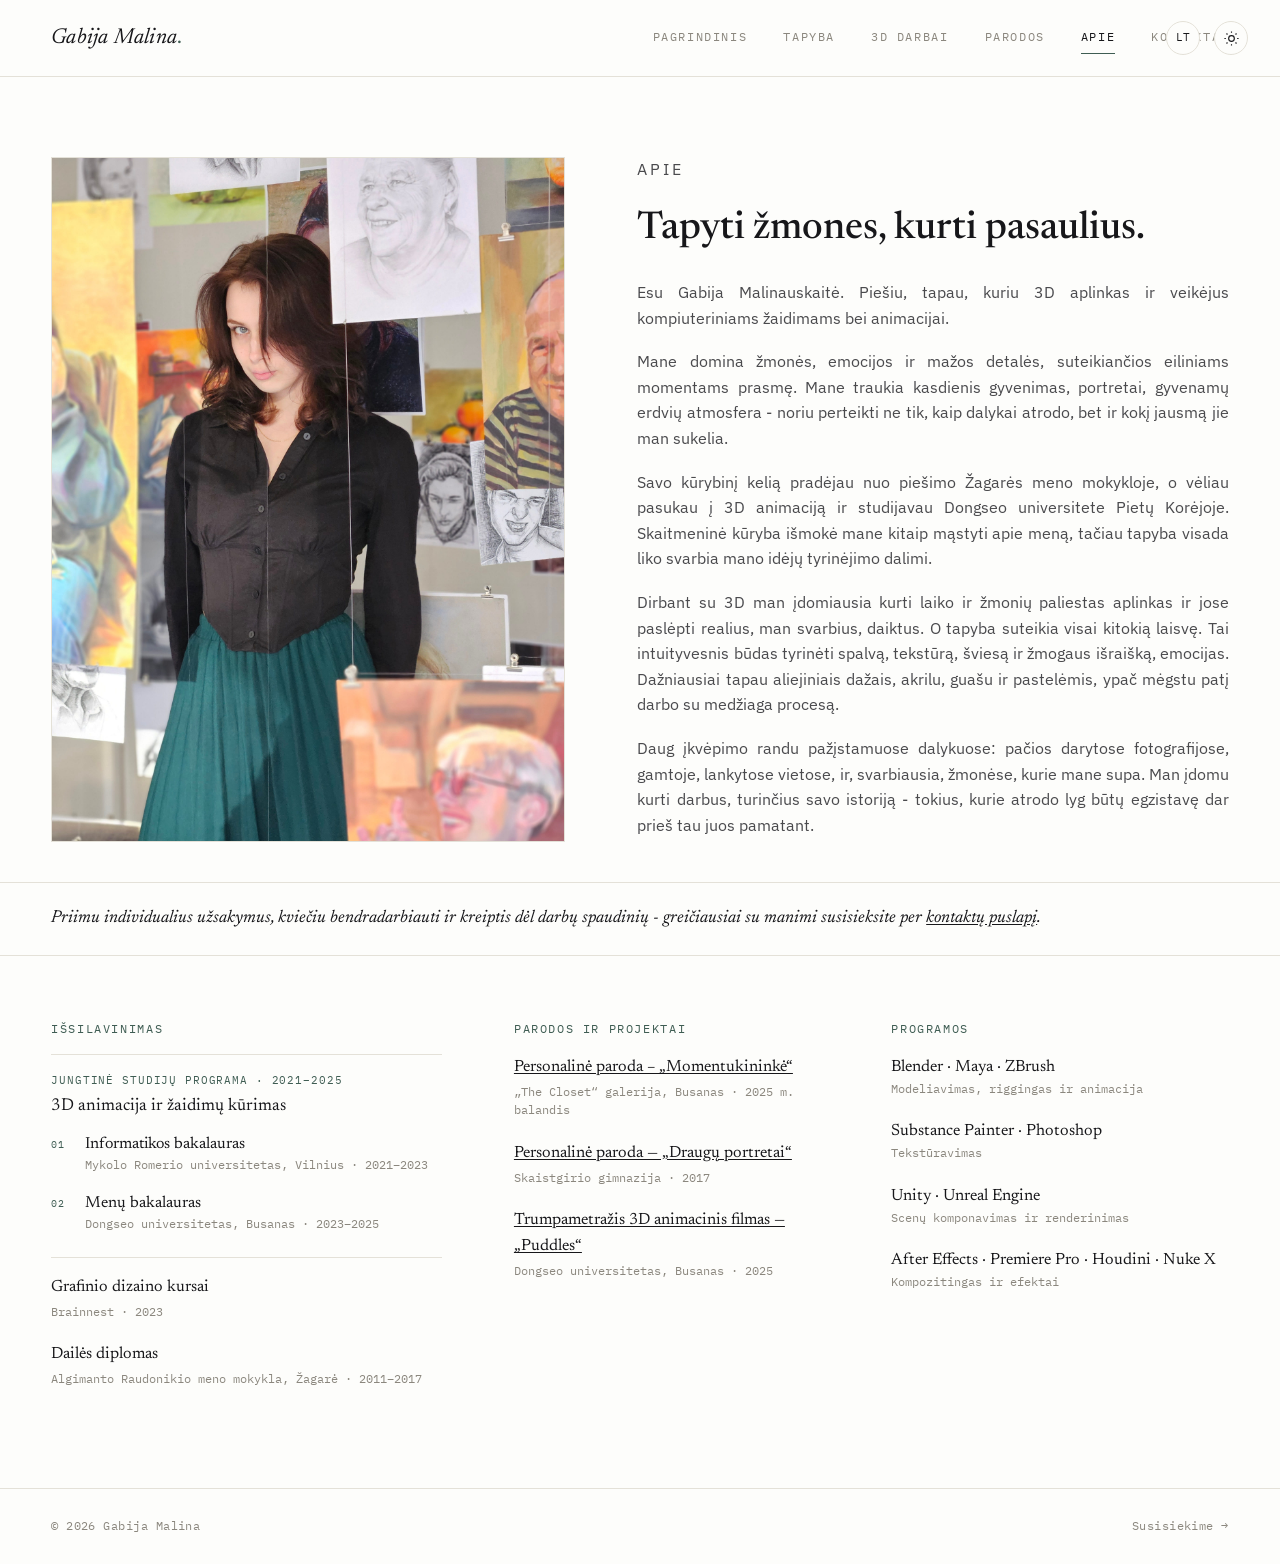
<file: lt/about.html>
<!doctype html>
<html lang="lt">
<head>
<meta charset="UTF-8">
<script>
(function () {
  try {
    var saved = localStorage.getItem('theme');
    var theme = saved || (window.matchMedia('(prefers-color-scheme: dark)').matches ? 'dark' : 'light');
    if (theme === 'dark') document.documentElement.setAttribute('data-theme', 'dark');
  } catch (e) {}
})();
</script>
<link rel="icon" href="/favicon.ico" sizes="any">
<link rel="icon" type="image/png" sizes="16x16" href="../images/favicon/icon-16.png">
<link rel="icon" type="image/png" sizes="32x32" href="../images/favicon/icon-32.png">
<link rel="icon" type="image/png" sizes="48x48" href="../images/favicon/icon-48.png">
<link rel="icon" type="image/png" sizes="192x192" href="../images/favicon/icon-192.png">
<link rel="apple-touch-icon" sizes="180x180" href="../images/favicon/apple-touch-icon.png">
<link rel="canonical" href="https://gabijamalina.com/lt/about.html">
<meta name="viewport" content="width=device-width, initial-scale=1">
<title>Apie — Gabija Malina</title>
<meta name="description" content="Apie Gabiją Maliną — dailininkę ir 3D menininkę.">
<meta property="og:type" content="website">
<meta property="og:url" content="https://gabijamalina.com/lt/about.html">
<meta property="og:title" content="Apie — Gabija Malina">
<meta property="og:description" content="Apie Gabiją Maliną — dailininkę ir 3D menininkę.">
<meta property="og:image" content="https://gabijamalina.com/images/about.jpg">
<meta name="twitter:card" content="summary_large_image">
<meta name="twitter:title" content="Apie — Gabija Malina">
<meta name="twitter:description" content="Apie Gabiją Maliną — dailininkę ir 3D menininkę.">
<meta name="twitter:image" content="https://gabijamalina.com/images/about.jpg">
<link rel="preconnect" href="https://fonts.googleapis.com">
<link rel="preconnect" href="https://fonts.gstatic.com" crossorigin>
<link href="https://fonts.googleapis.com/css2?family=Newsreader:ital,wght@0,400;0,500;1,500&family=IBM+Plex+Sans:wght@400;500&family=IBM+Plex+Mono:wght@400;500&display=swap" rel="stylesheet">
<link rel="stylesheet" href="../css/style.css">
</head>
<body>

<header class="site-header">
  <div class="wrap">
    <a class="brand" href="index.html">Gabija Malina<span>.</span></a>
    <div class="nav-wrap">
    <nav class="primary">
      <a href="index.html">Pagrindinis</a>
      <a href="paintings/index.html">Tapyba</a>
      <a href="3d-work/index.html">3D darbai</a>
      <a href="momentukininke.html">Parodos</a>
      <a href="about.html" aria-current="page">Apie</a>
      <a href="contact.html">Kontaktai</a>
    </nav>
      <a class="lang-toggle" href="../about.html" aria-label="Switch to English">LT</a>
      <button class="theme-toggle" type="button" aria-label="Perjungti tamsųjį režimą" data-theme-toggle>
        <svg class="icon-sun" viewBox="0 0 24 24" aria-hidden="true"><circle cx="12" cy="12" r="4"></circle><path d="M12 2v2M12 20v2M4.93 4.93l1.41 1.41M17.66 17.66l1.41 1.41M2 12h2M20 12h2M4.93 19.07l1.41-1.41M17.66 6.34l1.41-1.41"/></svg>
        <svg class="icon-moon" viewBox="0 0 24 24" aria-hidden="true"><path d="M20 14.5A8.5 8.5 0 1 1 9.5 4a7 7 0 0 0 10.5 10.5z"/></svg>
      </button>
      <button class="nav-toggle" aria-label="Atidaryti meniu" aria-expanded="false">☰</button>
    </div>
  </div>
</header>

<main>
  <section class="about-hero wrap">
    <img src="../images/about.jpg" alt="Gabija Malina in the gallery, surrounded by portrait paintings and drawings">
    <div class="about-hero-copy">
      <p class="hero-eyebrow">Apie</p>
      <h1>Tapyti žmones, kurti pasaulius.</h1>
      <p>Esu Gabija Malinauskaitė. Piešiu, tapau, kuriu 3D aplinkas ir veikėjus kompiuteriniams žaidimams bei animacijai.</p>
      <p>Mane domina žmonės, emocijos ir mažos detalės, suteikiančios eiliniams momentams prasmę. Mane traukia kasdienis gyvenimas, portretai, gyvenamų erdvių atmosfera - noriu perteikti ne tik, kaip dalykai atrodo, bet ir kokį jausmą jie man sukelia.</p>
      <p>Savo kūrybinį kelią pradėjau nuo piešimo Žagarės meno mokykloje, o vėliau pasukau į 3D animaciją ir studijavau Dongseo universitete Pietų Korėjoje. Skaitmeninė kūryba išmokė mane kitaip mąstyti apie meną, tačiau tapyba visada liko svarbia mano idėjų tyrinėjimo dalimi.</p>
      <p>Dirbant su 3D man įdomiausia kurti laiko ir žmonių paliestas aplinkas ir jose paslėpti realius, man svarbius, daiktus. O tapyba suteikia visai kitokią laisvę. Tai intuityvesnis būdas tyrinėti spalvą, tekstūrą, šviesą ir žmogaus išraišką, emocijas. Dažniausiai tapau aliejiniais dažais, akrilu, guašu ir pastelėmis, ypač mėgstu patį darbo su medžiaga procesą.</p>
      <p>Daug įkvėpimo randu pažįstamuose dalykuose: pačios darytose fotografijose, gamtoje, lankytose vietose, ir, svarbiausia, žmonėse, kurie mane supa. Man įdomu kurti darbus, turinčius savo istoriją - tokius, kurie atrodo lyg būtų egzistavę dar prieš tau juos pamatant.</p>
    </div>
  </section>

  <section class="about-cta wrap">
    <p>Priimu individualius užsakymus, kviečiu bendradarbiauti ir kreiptis dėl darbų spaudinių - greičiausiai su manimi susisieksite per <a href="contact.html">kontaktų puslapį</a>.</p>
  </section>

  <section class="credentials wrap">
    <div class="credentials-group">
      <p class="credentials-heading">Išsilavinimas</p>
      <ul class="credentials-list">
        <li class="joint-programme">
          <p class="joint-programme-label">Jungtinė studijų programa · 2021–2025</p>
          <p class="credentials-title joint-programme-title">3D animacija ir žaidimų kūrimas</p>
          <div class="degree-awards" aria-label="Suteikti du bakalauro laipsniai">
            <div class="degree-award">
              <span class="degree-award-number" aria-hidden="true">01</span>
              <div>
                <p class="degree-award-title">Informatikos bakalauras</p>
                <p class="credentials-meta">Mykolo Romerio universitetas, Vilnius · 2021–2023</p>
              </div>
            </div>
            <div class="degree-award">
              <span class="degree-award-number" aria-hidden="true">02</span>
              <div>
                <p class="degree-award-title">Menų bakalauras</p>
                <p class="credentials-meta">Dongseo universitetas, Busanas · 2023–2025</p>
              </div>
            </div>
          </div>
        </li>
        <li>
          <p class="credentials-title">Grafinio dizaino kursai</p>
          <p class="credentials-meta">Brainnest · 2023</p>
        </li>
        <li>
          <p class="credentials-title">Dailės diplomas</p>
          <p class="credentials-meta">Algimanto Raudonikio meno mokykla, Žagarė · 2011–2017</p>
        </li>
      </ul>
    </div>

    <div class="credentials-group">
      <p class="credentials-heading">Parodos ir projektai</p>
      <ul class="credentials-list">
        <li>
          <p class="credentials-title"><a href="momentukininke.html">Personalinė paroda – „Momentukininkė“</a></p>
          <p class="credentials-meta">„The Closet“ galerija, Busanas · 2025 m. balandis</p>
        </li>
        <li>
          <p class="credentials-title"><a href="https://www.facebook.com/photo.php?fbid=1235346446553884&set=a.1235346339887228&type=3">Personalinė paroda — „Draugų portretai“</a></p>
          <p class="credentials-meta">Skaistgirio gimnazija · 2017</p>
        </li>
        <li>
          <p class="credentials-title"><a href="https://youtu.be/384IctD9Y6s">Trumpametražis 3D animacinis filmas — „Puddles“</a></p>
          <p class="credentials-meta">Dongseo universitetas, Busanas · 2025</p>
        </li>
      </ul>
    </div>

    <div class="credentials-group">
      <p class="credentials-heading">Programos</p>
      <ul class="credentials-list">
        <li>
          
          <p class="credentials-software">Blender · Maya · ZBrush</p>
	  <p class="credentials-meta">Modeliavimas, riggingas ir animacija</p>
        </li>
        <li>
          
          <p class="credentials-software">Substance Painter · Photoshop</p>
	  <p class="credentials-meta">Tekstūravimas</p>
        </li>
        <li>

          <p class="credentials-software">Unity · Unreal Engine</p>
          <p class="credentials-meta">Scenų komponavimas ir renderinimas</p>       
 	</li>
        <li>

          <p class="credentials-software">After Effects · Premiere Pro · Houdini · Nuke X</p>
          <p class="credentials-meta">Kompozitingas ir efektai</p>
        </li>
      </ul>
    </div>
  </section>
</main>

<footer class="site-footer">
  <div class="wrap">
    <p>&copy; <span id="year"></span> Gabija Malina</p>
    <p><a href="contact.html">Susisiekime →</a></p>
  </div>
</footer>

<script src="../js/main.js?v=877553c360e7"></script>
</body>
</html>
</file>
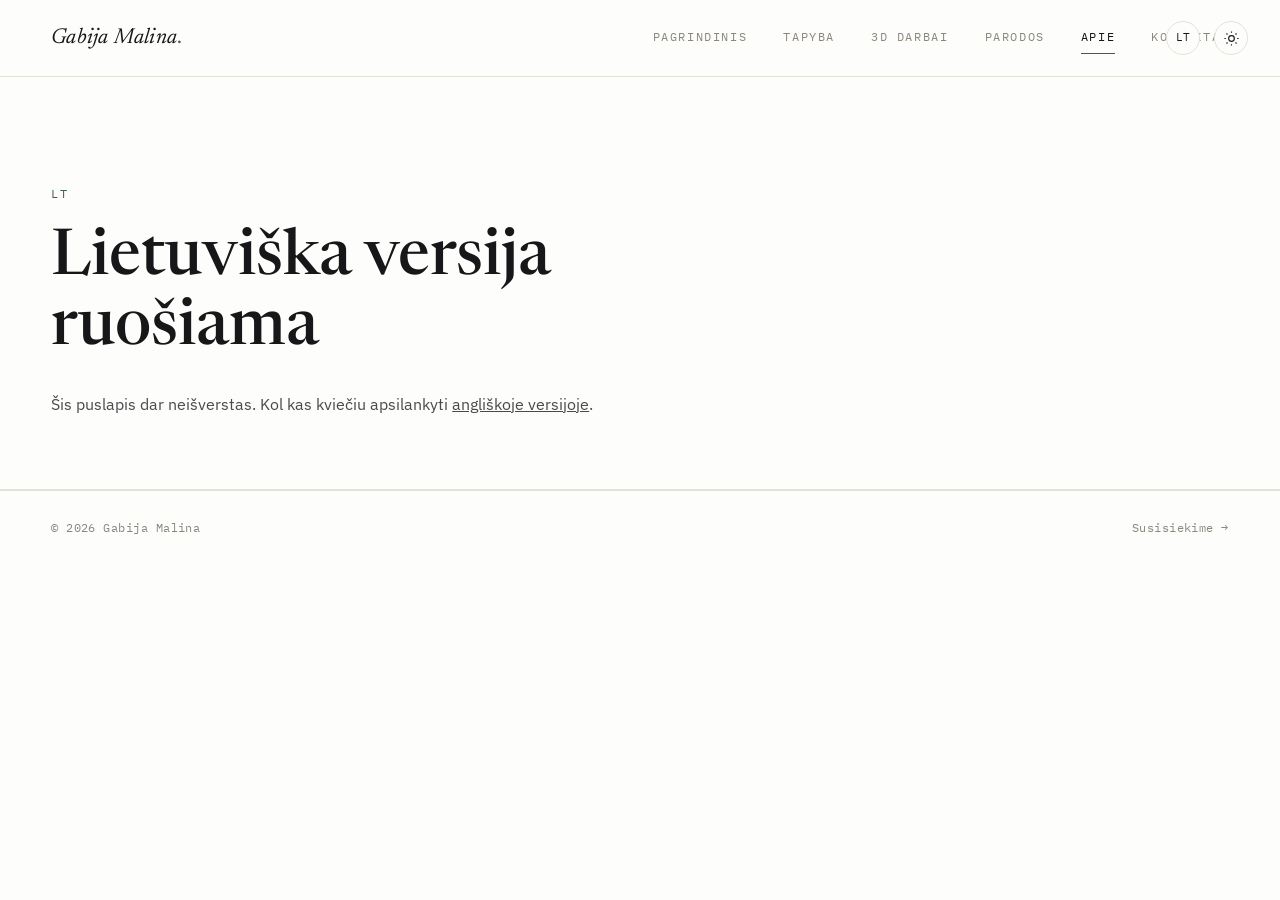
<file: lt/about_old.html>
<!doctype html>
<html lang="lt">
<head>
<meta charset="UTF-8">
<script>
(function () {
  try {
    var saved = localStorage.getItem('theme');
    var theme = saved || (window.matchMedia('(prefers-color-scheme: dark)').matches ? 'dark' : 'light');
    if (theme === 'dark') document.documentElement.setAttribute('data-theme', 'dark');
  } catch (e) {}
})();
</script>
<link rel="icon" href="/favicon.ico" sizes="any">
<link rel="icon" type="image/png" sizes="16x16" href="../images/favicon/icon-16.png">
<link rel="icon" type="image/png" sizes="32x32" href="../images/favicon/icon-32.png">
<link rel="icon" type="image/png" sizes="48x48" href="../images/favicon/icon-48.png">
<link rel="icon" type="image/png" sizes="192x192" href="../images/favicon/icon-192.png">
<link rel="apple-touch-icon" sizes="180x180" href="../images/favicon/apple-touch-icon.png">
<link rel="canonical" href="https://gabijamalina.com/lt/about.html">
<meta name="viewport" content="width=device-width, initial-scale=1">
<title>Apie — Gabija Malina</title>
<meta name="description" content="Apie Gabiją Maliną — dailininkę ir 3D menininkę.">
<meta property="og:type" content="website">
<meta property="og:url" content="https://gabijamalina.com/lt/about.html">
<meta property="og:title" content="Apie — Gabija Malina">
<meta property="og:description" content="Apie Gabiją Maliną — dailininkę ir 3D menininkę.">
<meta property="og:image" content="https://gabijamalina.com/images/about.jpg">
<meta name="twitter:card" content="summary_large_image">
<meta name="twitter:title" content="Apie — Gabija Malina">
<meta name="twitter:description" content="Apie Gabiją Maliną — dailininkę ir 3D menininkę.">
<meta name="twitter:image" content="https://gabijamalina.com/images/about.jpg">
<link rel="preconnect" href="https://fonts.googleapis.com">
<link rel="preconnect" href="https://fonts.gstatic.com" crossorigin>
<link href="https://fonts.googleapis.com/css2?family=Newsreader:ital,wght@0,400;0,500;1,500&family=IBM+Plex+Sans:wght@400;500&family=IBM+Plex+Mono:wght@400;500&display=swap" rel="stylesheet">
<link rel="stylesheet" href="../css/style.css">
</head>
<body>

<header class="site-header">
  <div class="wrap">
    <a class="brand" href="index.html">Gabija Malina<span>.</span></a>
    <div class="nav-wrap">
    <nav class="primary">
      <a href="index.html">Pagrindinis</a>
      <a href="paintings/index.html">Tapyba</a>
      <a href="3d-work/index.html">3D darbai</a>
      <a href="momentukininke.html">Parodos</a>
      <a href="about.html" aria-current="page">Apie</a>
      <a href="contact.html">Kontaktai</a>
    </nav>
      <a class="lang-toggle" href="../about.html" aria-label="Switch to English">LT</a>
      <button class="theme-toggle" type="button" aria-label="Toggle dark mode" data-theme-toggle>
        <svg class="icon-sun" viewBox="0 0 24 24" aria-hidden="true"><circle cx="12" cy="12" r="4"></circle><path d="M12 2v2M12 20v2M4.93 4.93l1.41 1.41M17.66 17.66l1.41 1.41M2 12h2M20 12h2M4.93 19.07l1.41-1.41M17.66 6.34l1.41-1.41"/></svg>
        <svg class="icon-moon" viewBox="0 0 24 24" aria-hidden="true"><path d="M20 14.5A8.5 8.5 0 1 1 9.5 4a7 7 0 0 0 10.5 10.5z"/></svg>
      </button>
      <button class="nav-toggle" aria-label="Toggle menu" aria-expanded="false">☰</button>
    </div>
  </div>
</header>

<main>
  <section class="hero">
    <div class="wrap">
      <p class="hero-eyebrow">LT</p>
      <h1>Lietuviška versija ruošiama</h1>
      <p class="lede">Šis puslapis dar neišverstas. Kol kas kviečiu apsilankyti <a href="../about.html">angliškoje versijoje</a>.</p>
    </div>
  </section>
</main>

<footer class="site-footer">
  <div class="wrap">
    <p>&copy; <span id="year"></span> Gabija Malina</p>
    <p><a href="contact.html">Susisiekime →</a></p>
  </div>
</footer>

<script src="../js/main.js"></script>
</body>
</html>
</file>
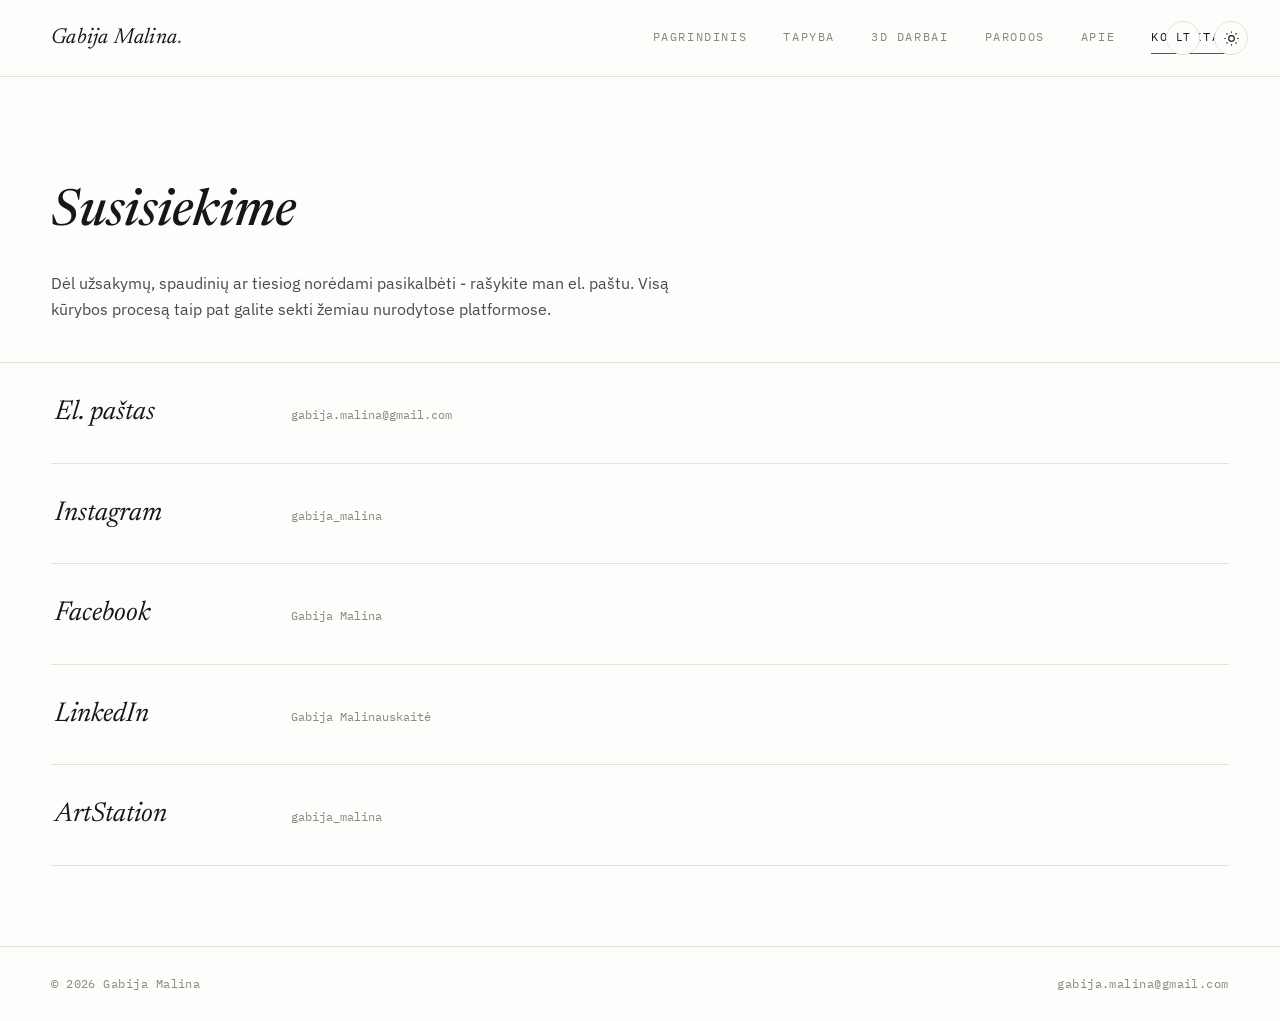
<file: lt/contact.html>
<!doctype html>
<html lang="lt">
<head>
<meta charset="UTF-8">
<script>
(function () {
  try {
    var saved = localStorage.getItem('theme');
    var theme = saved || (window.matchMedia('(prefers-color-scheme: dark)').matches ? 'dark' : 'light');
    if (theme === 'dark') document.documentElement.setAttribute('data-theme', 'dark');
  } catch (e) {}
})();
</script>
<link rel="icon" href="/favicon.ico" sizes="any">
<link rel="icon" type="image/png" sizes="16x16" href="../images/favicon/icon-16.png">
<link rel="icon" type="image/png" sizes="32x32" href="../images/favicon/icon-32.png">
<link rel="icon" type="image/png" sizes="48x48" href="../images/favicon/icon-48.png">
<link rel="icon" type="image/png" sizes="192x192" href="../images/favicon/icon-192.png">
<link rel="apple-touch-icon" sizes="180x180" href="../images/favicon/apple-touch-icon.png">
<link rel="canonical" href="https://gabijamalina.com/lt/contact.html">
<meta name="viewport" content="width=device-width, initial-scale=1">
<title>Kontaktai — Gabija Malina</title>
<meta name="description" content="Kur rasti Gabiją Maliną internete — el. paštas, Instagram, ArtStation ir kt.">
<meta property="og:type" content="website">
<meta property="og:url" content="https://gabijamalina.com/lt/contact.html">
<meta property="og:title" content="Kontaktai — Gabija Malina">
<meta property="og:description" content="Kur rasti Gabiją Maliną internete — el. paštas, Instagram, ArtStation ir kt.">
<meta property="og:image" content="https://gabijamalina.com/images/hero.jpg">
<meta name="twitter:card" content="summary_large_image">
<meta name="twitter:title" content="Kontaktai — Gabija Malina">
<meta name="twitter:description" content="Kur rasti Gabiją Maliną internete — el. paštas, Instagram, ArtStation ir kt.">
<meta name="twitter:image" content="https://gabijamalina.com/images/hero.jpg">
<link rel="preconnect" href="https://fonts.googleapis.com">
<link rel="preconnect" href="https://fonts.gstatic.com" crossorigin>
<link href="https://fonts.googleapis.com/css2?family=Newsreader:ital,wght@0,400;0,500;1,500&family=IBM+Plex+Sans:wght@400;500&family=IBM+Plex+Mono:wght@400;500&display=swap" rel="stylesheet">
<link rel="stylesheet" href="../css/style.css">
</head>
<body>

<header class="site-header">
  <div class="wrap">
    <a class="brand" href="index.html">Gabija Malina<span>.</span></a>
    <div class="nav-wrap">
    <nav class="primary">
      <a href="index.html">Pagrindinis</a>
      <a href="paintings/index.html">Tapyba</a>
      <a href="3d-work/index.html">3D darbai</a>
      <a href="momentukininke.html">Parodos</a>
      <a href="about.html">Apie</a>
      <a href="contact.html" aria-current="page">Kontaktai</a>
    </nav>
      <a class="lang-toggle" href="../contact.html" aria-label="Switch to English">LT</a>
      <button class="theme-toggle" type="button" aria-label="Toggle dark mode" data-theme-toggle>
        <svg class="icon-sun" viewBox="0 0 24 24" aria-hidden="true"><circle cx="12" cy="12" r="4"></circle><path d="M12 2v2M12 20v2M4.93 4.93l1.41 1.41M17.66 17.66l1.41 1.41M2 12h2M20 12h2M4.93 19.07l1.41-1.41M17.66 6.34l1.41-1.41"/></svg>
        <svg class="icon-moon" viewBox="0 0 24 24" aria-hidden="true"><path d="M20 14.5A8.5 8.5 0 1 1 9.5 4a7 7 0 0 0 10.5 10.5z"/></svg>
      </button>
      <button class="nav-toggle" aria-label="Toggle menu" aria-expanded="false">☰</button>
    </div>
  </div>
</header>

<main>
  <section class="contact-hero wrap">
    <h1>Susisiekime</h1>
    <p>Dėl užsakymų, spaudinių ar tiesiog norėdami pasikalbėti - rašykite man el. paštu. Visą kūrybos procesą taip pat galite sekti žemiau nurodytose platformose.</p>
  </section>
  <ul class="contact-list wrap">
    <li>
      <a href="mailto:gabija.malina@gmail.com">
        <span class="platform">El. paštas</span>
        <span class="handle">gabija.malina@gmail.com</span>
        <span class="arrow">→</span>
      </a>
    </li>
    <li>
      <a href="https://instagram.com/gabija_malina" target="_blank" rel="noopener noreferrer">
        <span class="platform">Instagram</span>
        <span class="handle">gabija_malina</span>
        <span class="arrow">→</span>
      </a>
    </li>
    <li>
      <a href="https://www.facebook.com/GabijaMalina/" target="_blank" rel="noopener noreferrer">
        <span class="platform">Facebook</span>
        <span class="handle">Gabija Malina</span>
        <span class="arrow">→</span>
      </a>
    </li>
    <li>
      <a href="https://lt.linkedin.com/in/gabija-malina" target="_blank" rel="noopener noreferrer">
        <span class="platform">LinkedIn</span>
        <span class="handle">Gabija Malinauskaitė</span>
        <span class="arrow">→</span>
      </a>
    </li>
    <li>
      <a href="https://www.artstation.com/gabija_malina" target="_blank" rel="noopener noreferrer">
        <span class="platform">ArtStation</span>
        <span class="handle">gabija_malina</span>
        <span class="arrow">→</span>
      </a>
    </li>
  </ul>
</main>

<footer class="site-footer">
  <div class="wrap">
    <p>&copy; <span id="year"></span> Gabija Malina</p>
    <p><a href="mailto:gabija.malina@gmail.com">gabija.malina@gmail.com</a></p>
  </div>
</footer>

<script src="../js/main.js?v=877553c360e7"></script>
</body>
</html>
</file>
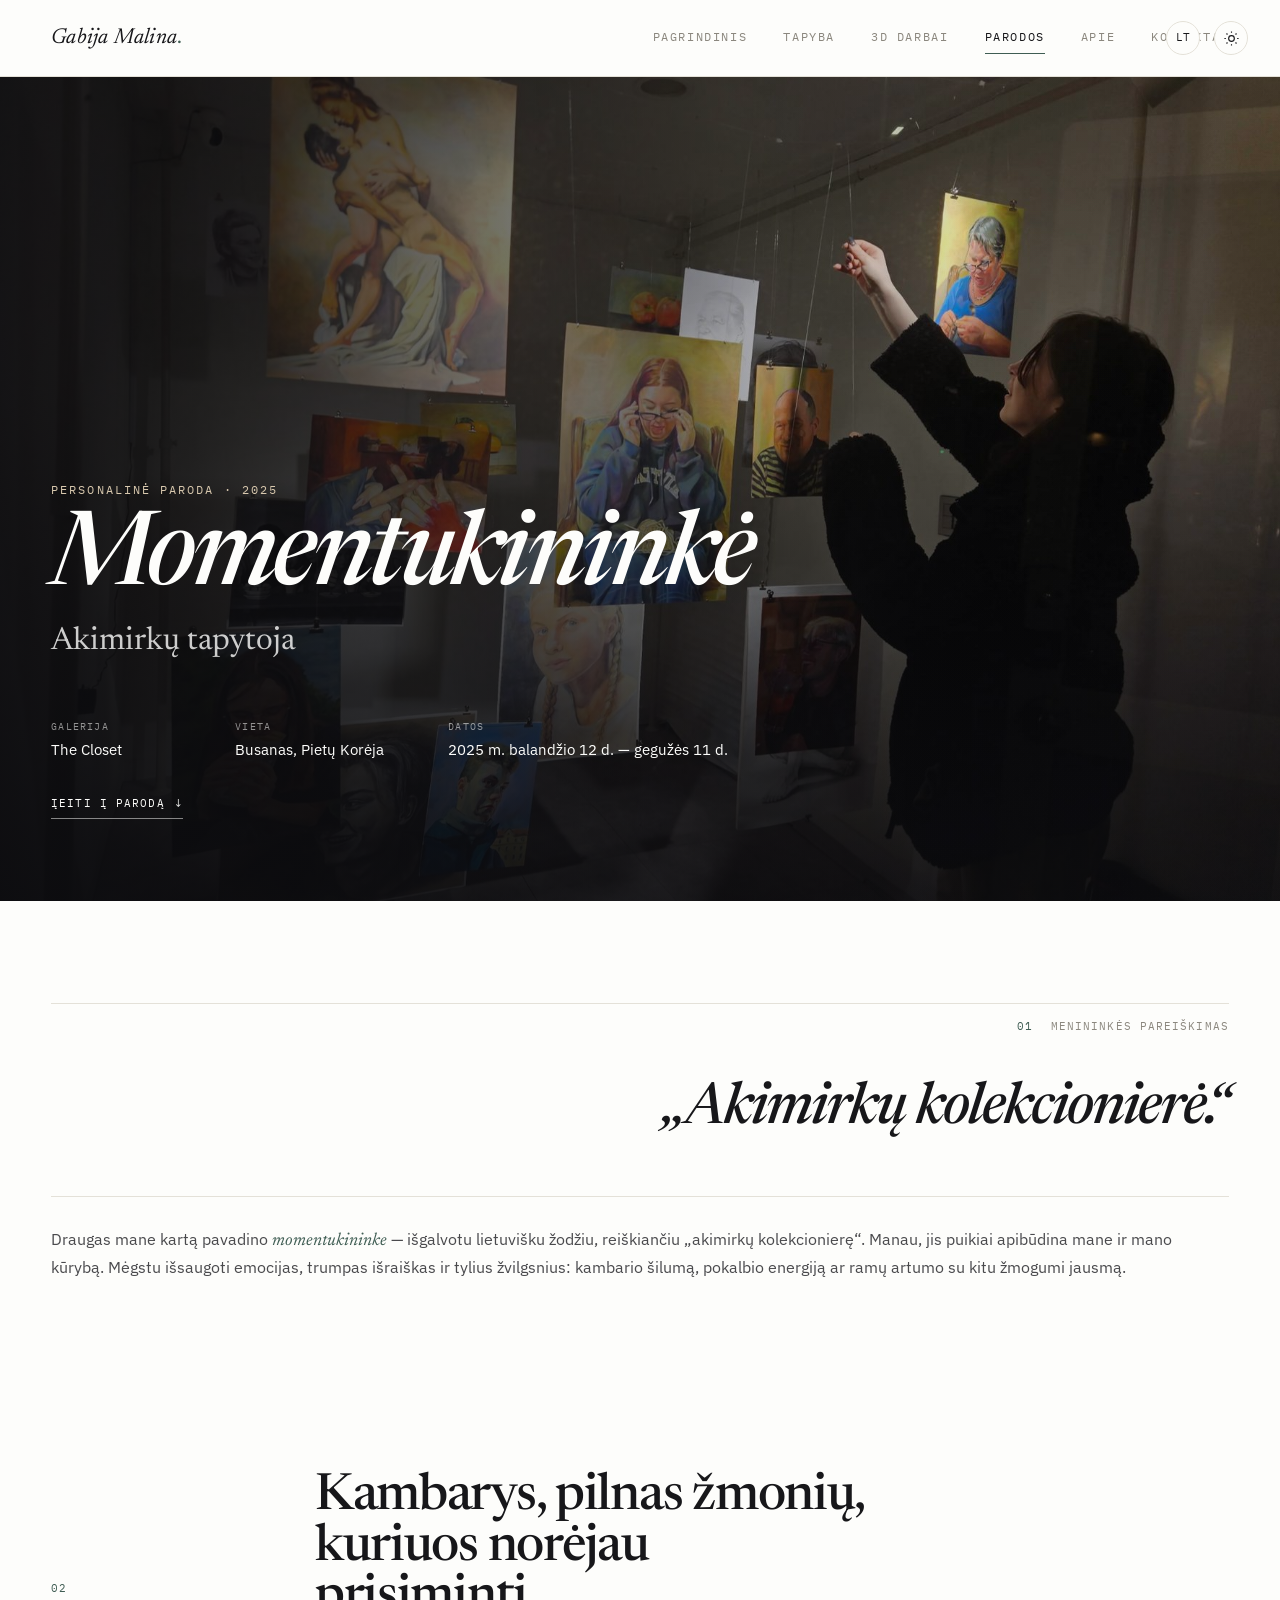
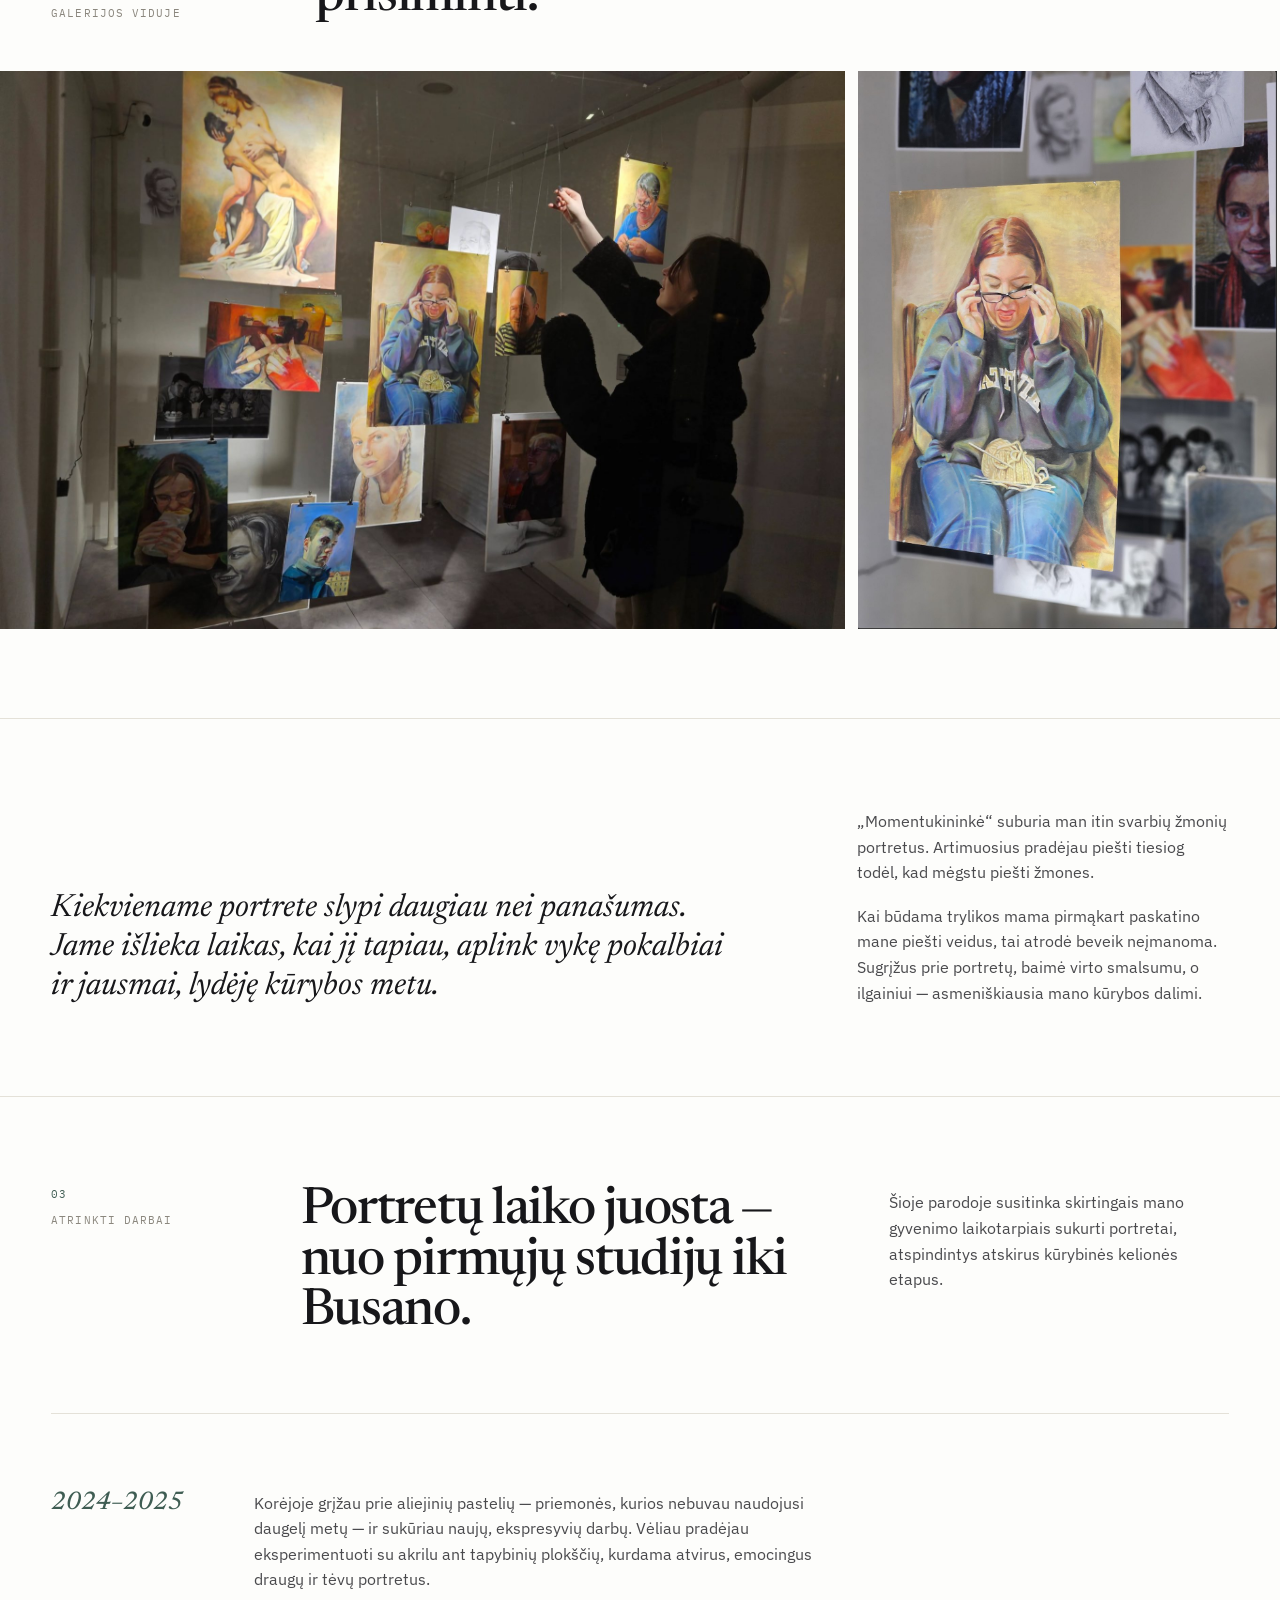
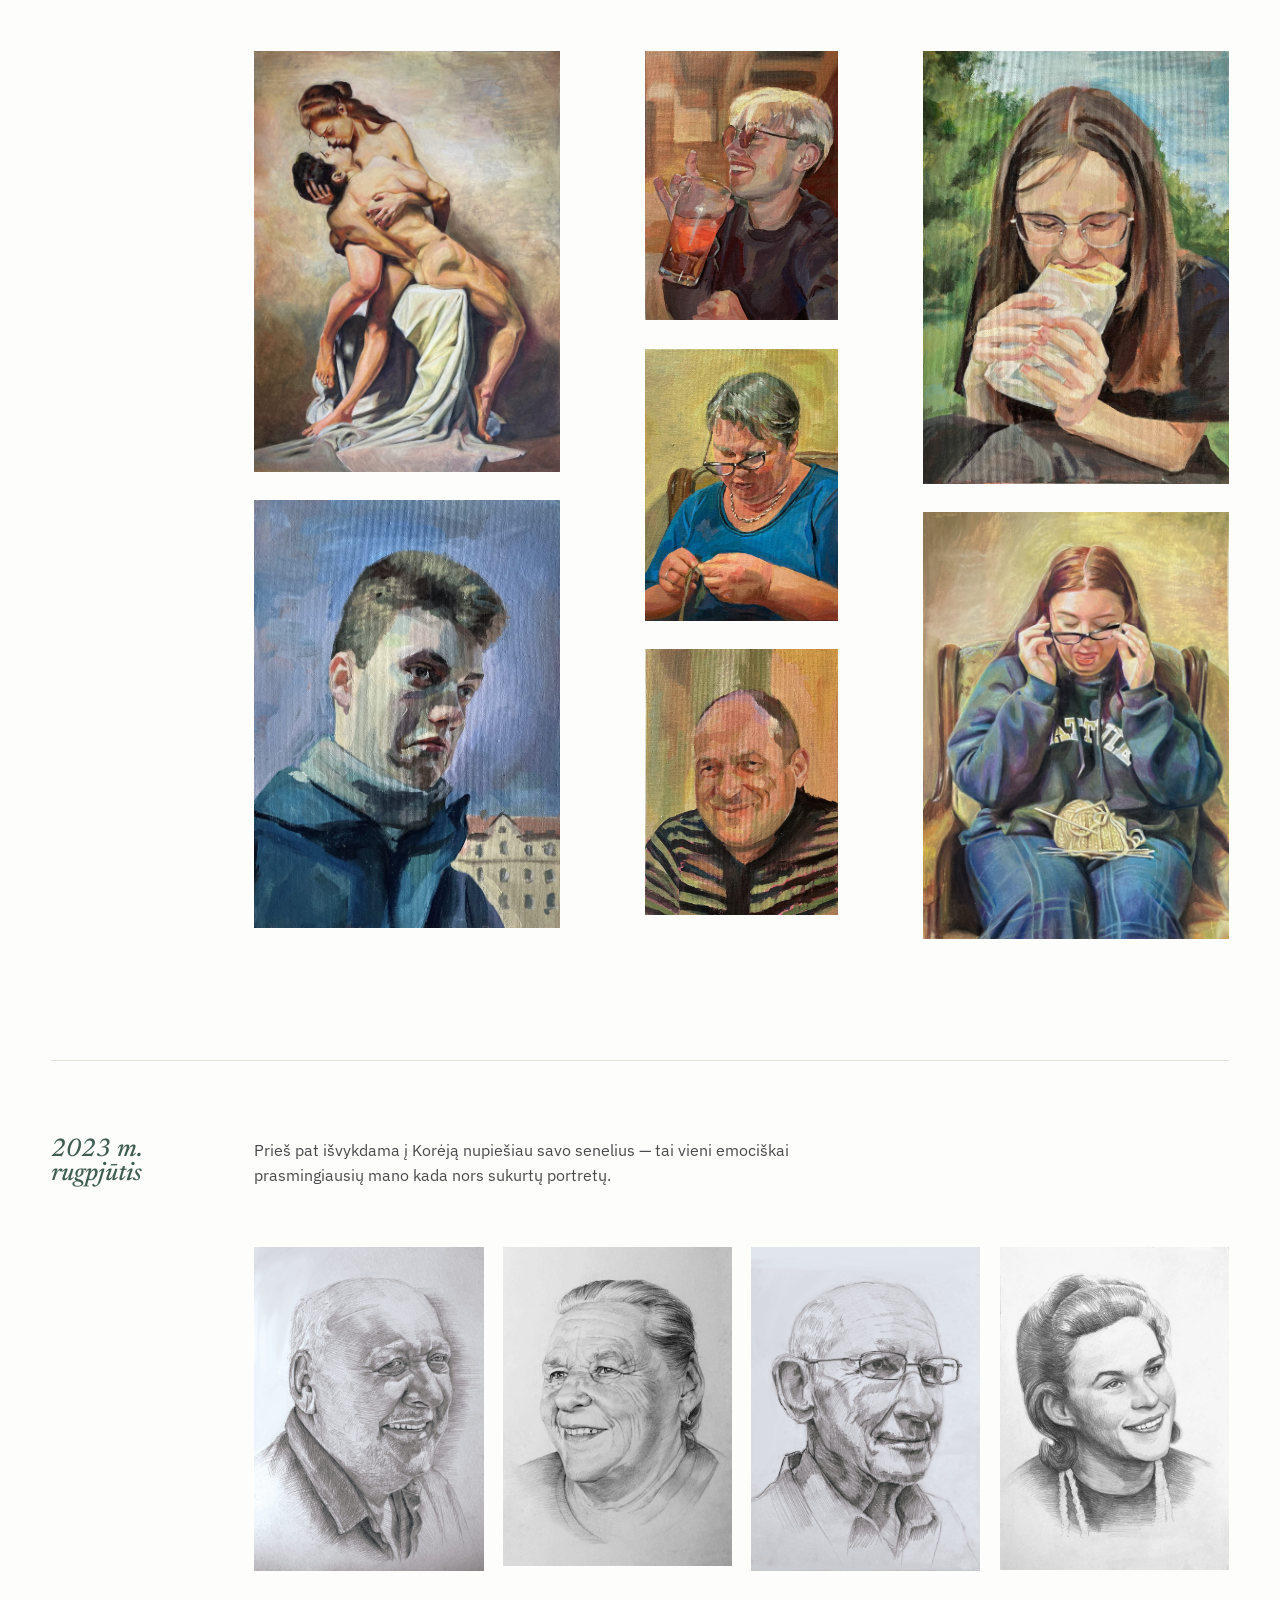
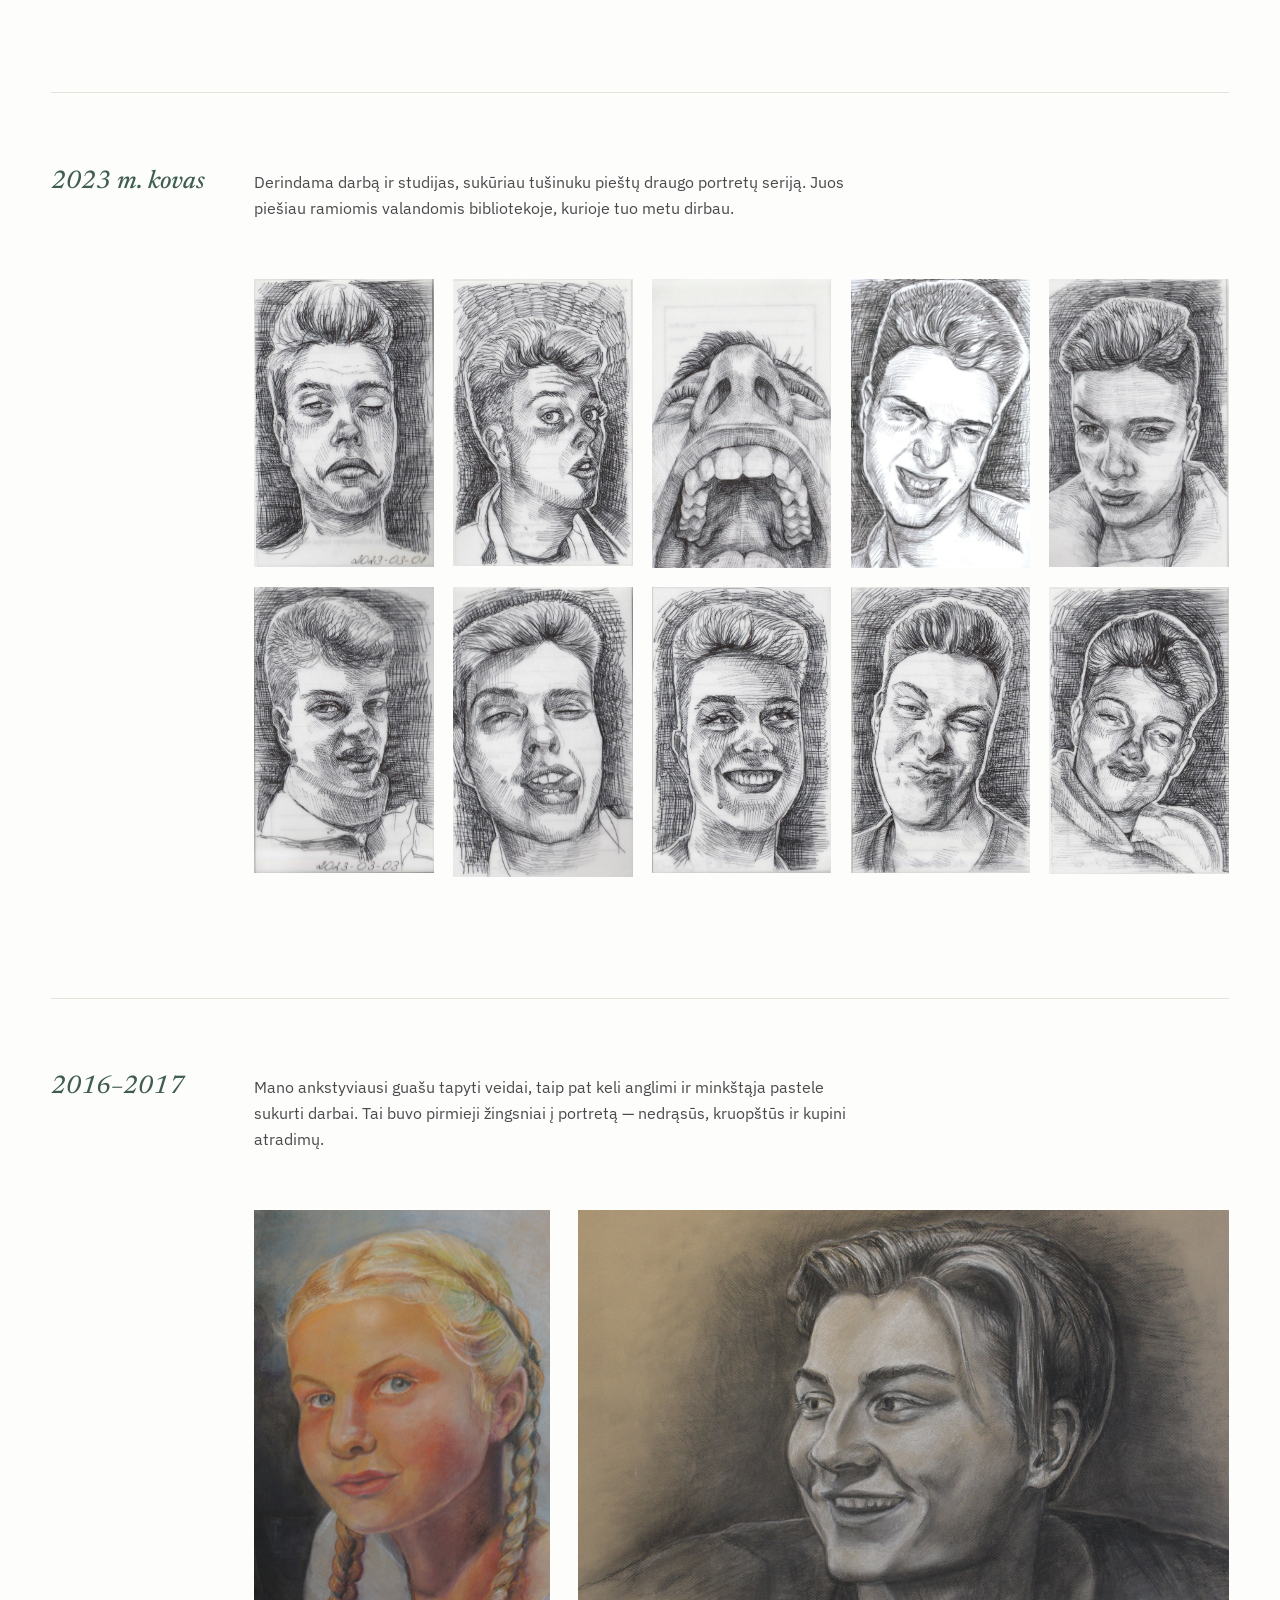
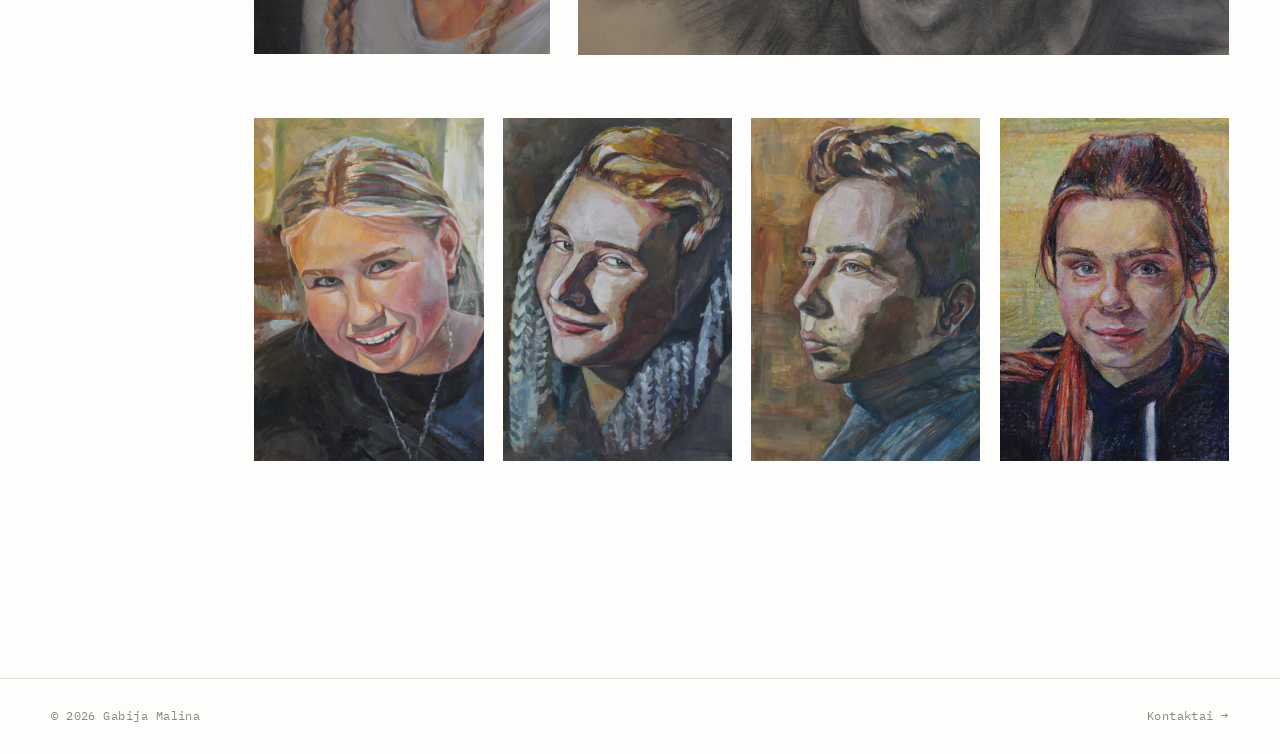
<file: lt/momentukininke.html>
<!doctype html>
<html lang="lt">
<head>
<meta charset="UTF-8">
<script>
(function () {
  try {
    var saved = localStorage.getItem('theme');
    var theme = saved || (window.matchMedia('(prefers-color-scheme: dark)').matches ? 'dark' : 'light');
    if (theme === 'dark') document.documentElement.setAttribute('data-theme', 'dark');
  } catch (e) {}
})();
</script>
<link rel="icon" href="/favicon.ico" sizes="any">
<link rel="icon" type="image/png" sizes="16x16" href="../images/favicon/icon-16.png">
<link rel="icon" type="image/png" sizes="32x32" href="../images/favicon/icon-32.png">
<link rel="icon" type="image/png" sizes="48x48" href="../images/favicon/icon-48.png">
<link rel="icon" type="image/png" sizes="192x192" href="../images/favicon/icon-192.png">
<link rel="apple-touch-icon" sizes="180x180" href="../images/favicon/apple-touch-icon.png">
<link rel="canonical" href="https://gabijamalina.com/lt/momentukininke.html">
<link rel="alternate" hreflang="en" href="https://gabijamalina.com/momentukininke.html">
<link rel="alternate" hreflang="lt" href="https://gabijamalina.com/lt/momentukininke.html">
<link rel="alternate" hreflang="x-default" href="https://gabijamalina.com/momentukininke.html">
<meta name="viewport" content="width=device-width, initial-scale=1">
<title>Momentukininkė — Paroda — Gabija Malina</title>
<meta name="description" content="Momentukininkė — Gabijos Malinos personalinė portretų paroda.">
<meta name="robots" content="index, follow, max-image-preview:large">
<meta property="og:type" content="website">
<meta property="og:url" content="https://gabijamalina.com/lt/momentukininke.html">
<meta property="og:title" content="Momentukininkė — Paroda — Gabija Malina">
<meta property="og:description" content="Momentukininkė — Gabijos Malinos personalinė portretų paroda.">
<meta property="og:image" content="https://gabijamalina.com/images/momentukininke/exhibition-photo-05.jpg">
<meta property="og:image:alt" content="Gabijos Malinos portretų parodos „Momentukininkė“ instaliacija galerijoje „The Closet“">
<meta name="twitter:card" content="summary_large_image">
<meta name="twitter:title" content="Momentukininkė — Paroda — Gabija Malina">
<meta name="twitter:description" content="Momentukininkė — Gabijos Malinos personalinė portretų paroda.">
<meta name="twitter:image" content="https://gabijamalina.com/images/momentukininke/exhibition-photo-05.jpg">
<meta name="twitter:image:alt" content="Gabijos Malinos portretų parodos „Momentukininkė“ instaliacija galerijoje „The Closet“">
<link rel="preconnect" href="https://fonts.googleapis.com">
<link rel="preconnect" href="https://fonts.gstatic.com" crossorigin>
<link href="https://fonts.googleapis.com/css2?family=Newsreader:ital,wght@0,400;0,500;1,500&family=IBM+Plex+Sans:wght@400;500&family=IBM+Plex+Mono:wght@400;500&display=swap" rel="stylesheet">
<link rel="stylesheet" href="../css/style.css">
</head>
<body>

<header class="site-header">
  <div class="wrap">
    <a class="brand" href="index.html">Gabija Malina<span>.</span></a>
    <div class="nav-wrap">
    <nav class="primary">
      <a href="index.html">Pagrindinis</a>
      <a href="paintings/index.html">Tapyba</a>
      <a href="3d-work/index.html">3D darbai</a>
      <a href="momentukininke.html" aria-current="page">Parodos</a>
      <a href="about.html">Apie</a>
      <a href="contact.html">Kontaktai</a>
    </nav>
      <a class="lang-toggle" href="../momentukininke.html" aria-label="Perjungti į anglų kalbą">LT</a>
      <button class="theme-toggle" type="button" aria-label="Toggle dark mode" data-theme-toggle>
        <svg class="icon-sun" viewBox="0 0 24 24" aria-hidden="true"><circle cx="12" cy="12" r="4"></circle><path d="M12 2v2M12 20v2M4.93 4.93l1.41 1.41M17.66 17.66l1.41 1.41M2 12h2M20 12h2M4.93 19.07l1.41-1.41M17.66 6.34l1.41-1.41"/></svg>
        <svg class="icon-moon" viewBox="0 0 24 24" aria-hidden="true"><path d="M20 14.5A8.5 8.5 0 1 1 9.5 4a7 7 0 0 0 10.5 10.5z"/></svg>
      </button>
      <button class="nav-toggle" aria-label="Toggle menu" aria-expanded="false">☰</button>
    </div>
  </div>
</header>

<main>
  <section class="exhibition-cinematic-hero">
    <img class="exhibition-cinematic-image" src="../images/momentukininke/exhibition-photo-05.jpg" alt="Parodos „Momentukininkė“ instaliacija galerijoje „The Closet“ — erdvėje kabantys portretai" fetchpriority="high">
    <div class="exhibition-cinematic-shade"></div>
    <div class="exhibition-cinematic-content wrap">
      <p class="hero-eyebrow">Personalinė paroda · 2025</p>
      <h1>Momentukininkė</h1>
      <p class="exhibition-subtitle">Akimirkų tapytoja</p>
      <dl class="exhibition-hero-facts">
        <div><dt>Galerija</dt><dd>The Closet</dd></div>
        <div><dt>Vieta</dt><dd>Busanas, Pietų Korėja</dd></div>
        <div><dt>Datos</dt><dd>2025 m. balandžio 12 d. — gegužės 11 d.</dd></div>
      </dl>
      <a class="exhibition-scroll" href="#parodos-istorija">Įeiti į parodą <span aria-hidden="true">↓</span></a>
    </div>
  </section>

  <section class="exhibition-catalogue wrap reveal-on-scroll" id="parodos-istorija">
    <div class="exhibition-catalogue-index"><span>01</span><p>Menininkės pareiškimas</p></div>
    <div class="exhibition-manifesto">
      <h2>„Akimirkų kolekcionierė.“</h2>
      <div class="exhibition-manifesto-copy">
        <p>Draugas mane kartą pavadino <em>momentukininke</em> — išgalvotu lietuvišku žodžiu, reiškiančiu „akimirkų kolekcionierę“. Manau, jis puikiai apibūdina mane ir mano kūrybą. Mėgstu išsaugoti emocijas, trumpas išraiškas ir tylius žvilgsnius: kambario šilumą, pokalbio energiją ar ramų artumo su kitu žmogumi jausmą.</p>
      </div>
    </div>
  </section>

  <section class="walkthrough-heading wrap reveal-on-scroll">
    <div><span>02</span><p>Galerijos viduje</p></div>
    <h2>Kambarys, pilnas žmonių, kuriuos norėjau prisiminti.</h2>
  </section>

  <section class="exhibition-walkthrough" aria-label="Parodos instaliacijos fotografijos">
    <div class="walkthrough-track">
      <div class="walkthrough-group">
        <figure><img src="../images/momentukininke/exhibition-photo-05.jpg" alt="Lankytojas žiūri į kabančių portretų instaliaciją" loading="lazy"></figure>
        <figure><img src="../images/momentukininke/exhibition-photo-01.jpg" alt="Tapyto portreto ir piešinių fragmentas parodoje" loading="lazy"></figure>
        <figure><img src="../images/momentukininke/exhibition-photo-04.jpg" alt="Platus parodos „Momentukininkė“ instaliacijos vaizdas" loading="lazy"></figure>
        <figure><img src="../images/momentukininke/exhibition-photo-02.jpg" alt="Gabija Malinauskaitė prie galerijos „The Closet“" loading="lazy"></figure>
        <figure><img src="../images/momentukininke/exhibition-photo-03.jpg" alt="Sluoksniuota tapytų ir pieštų portretų ekspozicija" loading="lazy"></figure>
        <figure><img src="../images/momentukininke/exhibition-photo-06.jpg" alt="Parodos lankytojai prie galerijos „The Closet“" loading="lazy"></figure>
      </div>
      <div class="walkthrough-group" aria-hidden="true">
        <figure><img src="../images/momentukininke/exhibition-photo-05.jpg" alt="" loading="lazy"></figure>
        <figure><img src="../images/momentukininke/exhibition-photo-01.jpg" alt="" loading="lazy"></figure>
        <figure><img src="../images/momentukininke/exhibition-photo-04.jpg" alt="" loading="lazy"></figure>
        <figure><img src="../images/momentukininke/exhibition-photo-02.jpg" alt="" loading="lazy"></figure>
        <figure><img src="../images/momentukininke/exhibition-photo-03.jpg" alt="" loading="lazy"></figure>
        <figure><img src="../images/momentukininke/exhibition-photo-06.jpg" alt="" loading="lazy"></figure>
      </div>
    </div>
  </section>

  <section class="exhibition-memory wrap reveal-on-scroll">
    <p class="exhibition-memory-lede">Kiekviename portrete slypi daugiau nei panašumas. Jame išlieka laikas, kai jį tapiau, aplink vykę pokalbiai ir jausmai, lydėję kūrybos metu.</p>
    <div class="exhibition-memory-copy">
      <p>„Momentukininkė“ suburia man itin svarbių žmonių portretus. Artimuosius pradėjau piešti tiesiog todėl, kad mėgstu piešti žmones.</p>
      <p>Kai būdama trylikos mama pirmąkart paskatino mane piešti veidus, tai atrodė beveik neįmanoma. Sugrįžus prie portretų, baimė virto smalsumu, o ilgainiui — asmeniškiausia mano kūrybos dalimi.</p>
    </div>
  </section>

  <section class="timeline-intro wrap reveal-on-scroll">
    <div><span>03</span><p>Atrinkti darbai</p></div>
    <h2>Portretų laiko juosta —<br>nuo pirmųjų studijų iki Busano.</h2>
    <p>Šioje parodoje susitinka skirtingais mano gyvenimo laikotarpiais sukurti portretai, atspindintys atskirus kūrybinės kelionės etapus.</p>
  </section>

  <article class="exhibition-article exhibition-timeline">
    <div class="wrap">
      <div class="timeline-era reveal-on-scroll">
        <h3>2024–2025</h3>
        <p class="timeline-note">Korėjoje grįžau prie aliejinių pastelių — priemonės, kurios nebuvau naudojusi daugelį metų — ir sukūriau naujų, ekspresyvių darbų. Vėliau pradėjau eksperimentuoti su akrilu ant tapybinių plokščių, kurdama atvirus, emocingus draugų ir tėvų portretus.</p>
        <div class="artwork-columns">
          <div class="artwork-col">
            <figure><img src="../images/momentukininke/2024-2025-02.jpg" alt="Holding On — portretas parodoje „Momentukininkė“, 2024–2025" loading="lazy"><figcaption><span class="cap-title">Holding On</span><span class="cap-meta">Aliejinė pastelė ir pieštukas · 51.5×37.7cm</span></figcaption></figure>
            <figure><img src="../images/momentukininke/2024-2025-01.jpg" alt="Mkay — portretas parodoje „Momentukininkė“, 2024–2025" loading="lazy"><figcaption><span class="cap-title">Mkay</span><span class="cap-meta">Akrilas ant plokštės · 33.5×24cm</span></figcaption></figure>
          </div>
          <div class="artwork-col">
            <figure><img src="../images/momentukininke/2024-2025-04.jpg" alt="Zarasai — portretas parodoje „Momentukininkė“, 2024–2025" loading="lazy"><figcaption><span class="cap-title">Zarasai</span><span class="cap-meta">Akrilas ant plokštės · 33.5×24cm</span></figcaption></figure>
            <figure><img src="../images/momentukininke/2024-2025-03.jpg" alt="Mama — portretas parodoje „Momentukininkė“, 2024–2025" loading="lazy"><figcaption><span class="cap-title">Mama</span><span class="cap-meta">Akrilas ant plokštės · 33.5×24cm</span></figcaption></figure>
            <figure><img src="../images/momentukininke/2024-2025-05.jpg" alt="Tėtė — portretas parodoje „Momentukininkė“, 2024–2025" loading="lazy"><figcaption><span class="cap-title">Tėtė</span><span class="cap-meta">Akrilas ant plokštės · 33.5×24cm</span></figcaption></figure>
          </div>
          <div class="artwork-col">
            <figure><img src="../images/momentukininke/2024-2025-07.jpg" alt="Medis — portretas parodoje „Momentukininkė“, 2024–2025" loading="lazy"><figcaption><span class="cap-title">Medis</span><span class="cap-meta">Akrilas ant plokštės · 33.5×24cm</span></figcaption></figure>
            <figure><img src="../images/momentukininke/2024-2025-06.jpg" alt="Mamos fotely — portretas parodoje „Momentukininkė“, 2024–2025" loading="lazy"><figcaption><span class="cap-title">Mamos Fotely</span><span class="cap-meta">Aliejinė pastelė ir pieštukas · 51.5×37.7cm</span></figcaption></figure>
          </div>
        </div>
      </div>

      <div class="timeline-era reveal-on-scroll">
        <h3>2023 m.<br>rugpjūtis</h3>
        <p class="timeline-note">Prieš pat išvykdama į Korėją nupiešiau savo senelius — tai vieni emociškai prasmingiausių mano kada nors sukurtų portretų.</p>
        <div class="artwork-grid artwork-grid--four">
          <figure><img src="../images/momentukininke/2023august_01.jpg" alt="Vacelis — grafito portretas parodoje „Momentukininkė“, 2023" loading="lazy"><figcaption><span class="cap-title">Vacelis</span><span class="cap-meta">Grafitas · 29.7×21cm</span></figcaption></figure>
          <figure class="featured-artwork"><img src="../images/momentukininke/2023august_02.jpg" alt="Baba — grafito portretas parodoje „Momentukininkė“, 2023" loading="lazy"><figcaption><span class="cap-title">Baba</span><span class="cap-meta">Grafitas · 29.7×21cm</span></figcaption></figure>
          <figure><img src="../images/momentukininke/2023august_03.jpg" alt="Senelis — grafito portretas parodoje „Momentukininkė“, 2023" loading="lazy"><figcaption><span class="cap-title">Senelis</span><span class="cap-meta">Grafitas · 29.7×21cm</span></figcaption></figure>
          <figure><img src="../images/momentukininke/2023august_04.jpg" alt="Lionė — grafito portretas parodoje „Momentukininkė“, 2023" loading="lazy"><figcaption><span class="cap-title">Lionė</span><span class="cap-meta">Grafitas · 29.7×21cm</span></figcaption></figure>
        </div>
      </div>

      <div class="timeline-era reveal-on-scroll">
        <h3>2023 m. kovas</h3>
        <p class="timeline-note">Derindama darbą ir studijas, sukūriau tušinuku pieštų draugo portretų seriją. Juos piešiau ramiomis valandomis bibliotekoje, kurioje tuo metu dirbau.</p>
        <div class="artwork-grid artwork-grid--five">
          <figure><img src="../images/momentukininke/2023march_01.jpg" alt="Tušinuku pieštas portretas, paroda „Momentukininkė“, 2023 (1 iš 10)" loading="lazy"></figure>
          <figure><img src="../images/momentukininke/2023march_02.jpg" alt="Tušinuku pieštas portretas, paroda „Momentukininkė“, 2023 (2 iš 10)" loading="lazy"></figure>
          <figure><img src="../images/momentukininke/2023march_03.jpg" alt="Tušinuku pieštas portretas, paroda „Momentukininkė“, 2023 (3 iš 10)" loading="lazy"></figure>
          <figure><img src="../images/momentukininke/2023march_04.jpg" alt="Tušinuku pieštas portretas, paroda „Momentukininkė“, 2023 (4 iš 10)" loading="lazy"></figure>
          <figure><img src="../images/momentukininke/2023march_05.jpg" alt="Tušinuku pieštas portretas, paroda „Momentukininkė“, 2023 (5 iš 10)" loading="lazy"></figure>
          <figure><img src="../images/momentukininke/2023march_06.jpg" alt="Tušinuku pieštas portretas, paroda „Momentukininkė“, 2023 (6 iš 10)" loading="lazy"></figure>
          <figure><img src="../images/momentukininke/2023march_07.jpg" alt="Tušinuku pieštas portretas, paroda „Momentukininkė“, 2023 (7 iš 10)" loading="lazy"></figure>
          <figure><img src="../images/momentukininke/2023march_08.jpg" alt="Tušinuku pieštas portretas, paroda „Momentukininkė“, 2023 (8 iš 10)" loading="lazy"></figure>
          <figure><img src="../images/momentukininke/2023march_09.jpg" alt="Tušinuku pieštas portretas, paroda „Momentukininkė“, 2023 (9 iš 10)" loading="lazy"></figure>
          <figure><img src="../images/momentukininke/2023march_10.jpg" alt="Tušinuku pieštas portretas, paroda „Momentukininkė“, 2023 (10 iš 10)" loading="lazy"></figure>
        </div>
      </div>

      <div class="timeline-era reveal-on-scroll">
        <h3>2016–2017</h3>
        <p class="timeline-note">Mano ankstyviausi guašu tapyti veidai, taip pat keli anglimi ir minkštąja pastele sukurti darbai. Tai buvo pirmieji žingsniai į portretą — nedrąsūs, kruopštūs ir kupini atradimų.</p>
        <div class="feature-pair">
          <figure class="featured-artwork"><img src="../images/momentukininke/2016-2017_01.jpg" alt="Ankstyvas portretas parodoje „Momentukininkė“, 2016–2017 (1 iš 6)" loading="lazy"><figcaption><span class="cap-title">Ankstyvas Portretas I</span><span class="cap-meta">Minkštoji pastelė · 58×40cm</span></figcaption></figure>
          <figure><img src="../images/momentukininke/2016-2017_02.jpg" alt="Ankstyvas portretas parodoje „Momentukininkė“, 2016–2017 (2 iš 6)" loading="lazy"><figcaption><span class="cap-title">Ankstyvas Portretas II</span><span class="cap-meta">Anglis · 44×55cm</span></figcaption></figure>
        </div>
        <div class="artwork-grid artwork-grid--early-row">
          <figure><img src="../images/momentukininke/2016-2017_03.jpg" alt="Ankstyvas portretas parodoje „Momentukininkė“, 2016–2017 (3 iš 6)" loading="lazy"><figcaption><span class="cap-title">Ankstyvas Portretas III</span><span class="cap-meta">Guašas · A3</span></figcaption></figure>
          <figure><img src="../images/momentukininke/2016-2017_04.jpg" alt="Ankstyvas portretas parodoje „Momentukininkė“, 2016–2017 (4 iš 6)" loading="lazy"><figcaption><span class="cap-title">Ankstyvas Portretas IV</span><span class="cap-meta">Aliejinė pastelė · A3</span></figcaption></figure>
          <figure><img src="../images/momentukininke/2016-2017_05.jpg" alt="Ankstyvas portretas parodoje „Momentukininkė“, 2016–2017 (5 iš 6)" loading="lazy"><figcaption><span class="cap-title">Ankstyvas Portretas V</span><span class="cap-meta">Guašas · A3</span></figcaption></figure>
          <figure><img src="../images/momentukininke/2016-2017_06.jpg" alt="Ankstyvas portretas parodoje „Momentukininkė“, 2016–2017 (6 iš 6)" loading="lazy"><figcaption><span class="cap-title">Ankstyvas Portretas VI</span><span class="cap-meta">Guašas · A3</span></figcaption></figure>
        </div>
      </div>
    </div>
  </article>
</main>

<div class="lightbox" role="dialog" aria-modal="true" aria-label="Padidintas kūrinys">
  <button class="lightbox-close" aria-label="Uždaryti">✕</button>
  <button class="lightbox-prev" aria-label="Ankstesnis vaizdas">‹</button>
  <button class="lightbox-next" aria-label="Kitas vaizdas">›</button>
  <div class="lightbox-track"></div>
  <p class="lightbox-caption"></p>
  <div class="lightbox-dots"></div>
</div>

<footer class="site-footer">
  <div class="wrap">
    <p>&copy; <span id="year"></span> Gabija Malina</p>
    <p><a href="contact.html">Kontaktai →</a></p>
  </div>
</footer>

<script src="../js/main.js?v=877553c360e7"></script>
</body>
</html>
</file>
<file: css/style.css>
/* ============================================================
   Design tokens
   ============================================================ */
:root {
  --paper: #fdfdfb;
  --canvas: #f3f1ea;
  --ink: #17171a;
  --ink-soft: #4a4a4d;
  --stone: #8b877e;
  --line: #e4e1d8;
  --verdigris: #3f5d53;
  --oxide: #b5502d;
  --header-bg: rgba(253, 253, 251, 0.88);

  --serif: "Newsreader", Georgia, serif;
  --sans: "IBM Plex Sans", -apple-system, BlinkMacSystemFont, sans-serif;
  --mono: "IBM Plex Mono", "SFMono-Regular", monospace;

  --max: 1320px;
  --gutter: clamp(20px, 4vw, 56px);
}

html[data-theme="dark"] {
  --paper: #1b1613;
  --canvas: #251d19;
  --ink: #f3ede4;
  --ink-soft: #d0c3b7;
  --stone: #a89586;
  --line: #3b2f29;
  --verdigris: #789b8d;
  --oxide: #d77a55;
  --header-bg: rgba(27, 22, 19, 0.9);
}

* { box-sizing: border-box; }

html {
  scroll-behavior: smooth;
}

@media (prefers-reduced-motion: reduce) {
  html { scroll-behavior: auto; }
  * { animation-duration: 0.01ms !important; transition-duration: 0.01ms !important; }
}

body {
  margin: 0;
  background: var(--paper);
  color: var(--ink);
  font-family: var(--sans);
  font-size: 16px;
  line-height: 1.6;
  -webkit-font-smoothing: antialiased;
  transition: background-color 0.25s ease, color 0.25s ease;
}

img { max-width: 100%; display: block; }
a { color: inherit; }

:focus-visible {
  outline: 2px solid var(--verdigris);
  outline-offset: 3px;
}

.wrap {
  max-width: var(--max);
  margin: 0 auto;
  padding: 0 var(--gutter);
}

/* ============================================================
   Header / Nav
   ============================================================ */
.site-header {
  position: sticky;
  top: 0;
  z-index: 40;
  background: var(--header-bg);
  backdrop-filter: blur(6px);
  border-bottom: 1px solid var(--line);
  transition: background-color 0.25s ease, border-color 0.25s ease;
}

.site-header .wrap {
  display: flex;
  align-items: center;
  justify-content: space-between;
  height: 76px;
}

.brand {
  font-family: var(--serif);
  font-style: italic;
  font-size: 1.35rem;
  letter-spacing: 0.01em;
  text-decoration: none;
  color: var(--ink);
}

.brand span {
  color: var(--verdigris);
  font-style: normal;
}

.nav-wrap {
  display: flex;
  align-items: center;
}

nav.primary {
  display: flex;
  gap: clamp(18px, 3vw, 36px);
}

nav.primary a {
  font-family: var(--mono);
  font-size: 0.72rem;
  text-transform: uppercase;
  letter-spacing: 0.14em;
  text-decoration: none;
  color: var(--stone);
  padding: 6px 0;
  border-bottom: 1px solid transparent;
  transition: color 0.2s ease, border-color 0.2s ease;
}

nav.primary a:hover,
nav.primary a[aria-current="page"] {
  color: var(--ink);
  border-color: var(--verdigris);
}

.nav-toggle {
  display: none;
  background: none;
  border: 1px solid var(--line);
  border-radius: 4px;
  width: 40px;
  height: 40px;
  align-items: center;
  justify-content: center;
}

.theme-toggle {
  display: inline-flex;
  align-items: center;
  justify-content: center;
  width: 34px;
  height: 34px;
  position: fixed;
  top: 21px;
  right: clamp(16px, 3vw, 32px);
  z-index: 50;
  background: var(--paper);
  border: 1px solid var(--line);
  border-radius: 50%;
  color: var(--ink);
  cursor: pointer;
  flex: none;
  transition: border-color 0.2s ease, color 0.2s ease, background-color 0.2s ease;
}

.theme-toggle:hover {
  border-color: var(--verdigris);
  color: var(--verdigris);
}

.theme-toggle svg {
  width: 17px;
  height: 17px;
  stroke: currentColor;
  fill: none;
  stroke-width: 1.6;
}

.theme-toggle .icon-moon { display: none; }
html[data-theme="dark"] .theme-toggle .icon-sun { display: none; }
html[data-theme="dark"] .theme-toggle .icon-moon { display: block; }

.lang-toggle {
  display: inline-flex;
  align-items: center;
  justify-content: center;
  width: 34px;
  height: 34px;
  position: fixed;
  top: 21px;
  right: calc(clamp(16px, 3vw, 32px) + 34px + 14px);
  z-index: 50;
  background: var(--paper);
  border: 1px solid var(--line);
  border-radius: 50%;
  color: var(--ink);
  font-family: var(--mono);
  font-size: 0.68rem;
  font-weight: 400;
  letter-spacing: 0.02em;
  text-decoration: none;
  cursor: pointer;
  flex: none;
  transition: border-color 0.2s ease, color 0.2s ease, background-color 0.2s ease;
}

.lang-toggle:hover {
  border-color: var(--verdigris);
  color: var(--verdigris);
}

/* ============================================================
   Hero (home)
   ============================================================ */
.hero {
  padding: clamp(48px, 9vw, 108px) 0 clamp(40px, 6vw, 72px);
  border-bottom: 1px solid var(--line);
}

.hero-eyebrow {
  font-family: var(--mono);
  font-size: 0.72rem;
  text-transform: uppercase;
  letter-spacing: 0.18em;
  color: var(--verdigris);
  margin: 0 0 22px;
}

.hero h1 {
  font-family: var(--serif);
  font-weight: 500;
  font-size: clamp(2.1rem, 5.2vw, 4rem);
  line-height: 1.08;
  margin: 0 0 28px;
  max-width: 15ch;
}

.hero h1 em {
  color: var(--verdigris);
  font-style: italic;
}

.hero p.lede {
  max-width: 64ch;
  font-size: clamp(1.05rem, 1.6vw, 1.3rem);
  color: var(--ink-soft);
  margin: 0;
}

.exhibition-feature {
  display: block;
  margin-top: clamp(36px, 6vw, 64px);
  text-decoration: none;
  color: var(--ink);
}

.exhibition-feature-image {
  display: block;
  border-radius: 2px;
  overflow: hidden;
  border: 1px solid var(--line);
}

.exhibition-feature-image img {
  display: block;
  width: 100%;
  height: clamp(220px, 40vw, 460px);
  object-fit: cover;
  transform: scale(1.02);
  transition: transform 0.6s cubic-bezier(.2,.7,.3,1);
}

.exhibition-feature:hover .exhibition-feature-image img,
.exhibition-feature:focus-visible .exhibition-feature-image img {
  transform: scale(1.06);
}

.exhibition-feature-caption {
  display: block;
  margin-top: 14px;
  font-family: var(--mono);
  font-size: 0.78rem;
  letter-spacing: 0.04em;
  color: var(--stone);
  transition: color 0.25s ease;
}

.exhibition-feature:hover .exhibition-feature-caption,
.exhibition-feature:focus-visible .exhibition-feature-caption {
  color: var(--verdigris);
}

/* ============================================================
   Wings (Paintings / 3D Work split panels on home)
   ============================================================ */
.wings {
  display: grid;
  grid-template-columns: 1fr 1fr;
}

.wing {
  position: relative;
  display: block;
  text-decoration: none;
  color: var(--ink);
  border-right: 1px solid var(--line);
  border-bottom: 1px solid var(--line);
  overflow: hidden;
  min-height: clamp(320px, 42vw, 520px);
}

.wing:last-child { border-right: none; }

.wing img {
  position: absolute;
  inset: 0;
  width: 100%;
  height: 100%;
  object-fit: cover;
  transform: scale(1.02);
  transition: transform 0.7s cubic-bezier(.2,.7,.3,1), filter 0.5s ease;
  filter: saturate(0.85);
}

.wing img[src$="/holding-on.jpg"] {
  object-position: center top;
  transform-origin: center top;
}

.wing:hover img,
.wing:focus-visible img {
  transform: scale(1.08);
  filter: saturate(1.05);
}

.wing::after {
  content: "";
  position: absolute;
  inset: 0;
  background: linear-gradient(to top, rgba(23,23,26,0.55) 0%, rgba(23,23,26,0.05) 45%, transparent 60%);
}

.wing-label {
  position: relative;
  z-index: 2;
  height: 100%;
  display: flex;
  flex-direction: column;
  justify-content: flex-end;
  padding: clamp(20px, 3vw, 40px);
  color: var(--paper);
}

.wing-label .num {
  font-family: var(--mono);
  font-size: 0.72rem;
  letter-spacing: 0.14em;
  opacity: 0.85;
  margin-bottom: 10px;
}

.wing-label h2 {
  font-family: var(--serif);
  font-style: italic;
  font-weight: 500;
  font-size: clamp(1.5rem, 3vw, 2.3rem);
  margin: 0 0 6px;
}

.wing-label p {
  margin: 0;
  font-size: 0.9rem;
  color: rgba(253,253,251,0.8);
}

/* ============================================================
   Gallery grid (masonry via columns) + wall-label hover
   ============================================================ */
.gallery-intro {
  padding: clamp(40px, 6vw, 64px) 0 clamp(24px, 3vw, 36px);
}

.gallery-intro.tight-top {
  padding-top: clamp(20px, 3vw, 32px);
}

.gallery-intro .hero-eyebrow { margin-bottom: 16px; }

.gallery-intro h1,
.gallery-intro h2 {
  font-family: var(--serif);
  font-weight: 500;
  font-size: clamp(1.8rem, 4vw, 2.6rem);
  margin: 0 0 14px;
}

.gallery-intro p {
  max-width: 70ch;
  font-size: clamp(1rem, 1.3vw, 1.15rem);
  color: var(--ink-soft);
  margin: 0;
}

.gallery {
  padding: 0 0 clamp(48px, 8vw, 96px);
  column-count: 3;
  column-gap: var(--gutter);
}

@media (max-width: 900px) { .gallery { column-count: 2; } }
@media (max-width: 560px) { .gallery { column-count: 1; } }

.piece {
  break-inside: avoid;
  margin-bottom: var(--gutter);
  position: relative;
  border: 1px solid var(--line);
  overflow: hidden;
  cursor: zoom-in;
}

.piece img {
  width: 100%;
  height: auto;
  display: block;
  transition: transform 0.5s ease;
}

.piece:hover img { transform: scale(1.03); }

.piece .label {
  position: absolute;
  left: 0; right: 0; bottom: 0;
  padding: 14px 16px;
  background: rgba(253,253,251,0.96);
  border-top: 1px solid var(--line);
  transform: translateY(100%);
  transition: transform 0.35s cubic-bezier(.2,.7,.3,1);
}

.piece:hover .label,
.piece:focus-within .label { transform: translateY(0); }

.piece .label .title {
  font-family: var(--serif);
  font-style: italic;
  font-size: 1.02rem;
  margin: 0 0 3px;
}

.piece .label .meta {
  font-family: var(--mono);
  font-size: 0.68rem;
  letter-spacing: 0.04em;
  color: var(--stone);
  margin: 0;
}

/* Lightbox */
.lightbox {
  position: fixed;
  inset: 0;
  background: rgba(23,23,26,0.94);
  display: none;
  flex-direction: column;
  align-items: center;
  justify-content: center;
  z-index: 100;
  padding: 5vh 5vw;
}

.lightbox.open { display: flex; }

.lightbox-track {
  display: flex;
  overflow-x: auto;
  scroll-snap-type: x mandatory;
  -webkit-overflow-scrolling: touch;
  max-width: 100%;
  max-height: 82vh;
  scrollbar-width: none;
}

.lightbox-track::-webkit-scrollbar { display: none; }

.lightbox-track img {
  scroll-snap-align: center;
  flex: 0 0 100%;
  max-width: 90vw;
  max-height: 82vh;
  object-fit: contain;
  border: 1px solid rgba(253,253,251,0.15);
}

.lightbox-track.has-multiple img { cursor: pointer; }

.lightbox-prev,
.lightbox-next {
  position: absolute;
  top: 50%;
  transform: translateY(-50%);
  background: none;
  border: 1px solid rgba(253,253,251,0.4);
  color: var(--paper);
  width: 44px;
  height: 44px;
  font-size: 1.4rem;
  line-height: 1;
  cursor: pointer;
  border-radius: 50%;
  display: flex;
  align-items: center;
  justify-content: center;
  z-index: 5;
}

.lightbox-prev:hover,
.lightbox-next:hover { border-color: var(--paper); }

.lightbox-prev { left: 20px; }
.lightbox-next { right: 20px; }

@media (max-width: 640px) {
  .lightbox-prev,
  .lightbox-next {
    width: 36px;
    height: 36px;
    font-size: 1.1rem;
  }
  .lightbox-prev { left: 8px; }
  .lightbox-next { right: 8px; }
}

.lightbox-caption {
  margin-top: 18px;
  text-align: center;
  color: var(--paper);
  font-family: var(--mono);
  font-size: 0.75rem;
  letter-spacing: 0.06em;
}

.lightbox-dots {
  display: flex;
  justify-content: center;
  gap: 10px;
  margin-top: 14px;
}

.lightbox-dots button {
  width: 7px;
  height: 7px;
  padding: 0;
  border: none;
  border-radius: 50%;
  background: rgba(253,253,251,0.35);
  cursor: pointer;
  transition: background 0.2s ease, transform 0.2s ease;
}

.lightbox-dots button.active {
  background: var(--paper);
  transform: scale(1.3);
}

.lightbox-close {
  position: absolute;
  top: 24px; right: 28px;
  background: none;
  border: 1px solid rgba(253,253,251,0.4);
  color: var(--paper);
  width: 40px; height: 40px;
  font-size: 1.1rem;
  cursor: pointer;
  border-radius: 2px;
}

.lightbox-close:hover { border-color: var(--paper); }

/* ============================================================
   About page
   ============================================================ */
.about-hero {
  display: grid;
  grid-template-columns: 1fr 1.15fr;
  gap: clamp(32px, 6vw, 72px);
  padding: clamp(40px, 7vw, 80px) var(--gutter) clamp(28px, 4vw, 40px);
  align-items: start;
}

@media (max-width: 800px) {
  .about-hero { grid-template-columns: 1fr; }
}

.about-hero img {
  border: 1px solid var(--line);
  width: 100%;
  display: block;
}

.about-hero-copy .hero-eyebrow { margin-bottom: 16px; }

.about-hero-copy h1 {
  font-family: var(--serif);
  font-weight: 500;
  font-size: clamp(1.8rem, 3.6vw, 2.4rem);
  margin: 0 0 20px;
}

.about-hero-copy p {
  color: var(--ink-soft);
  margin: 0 0 18px;
  text-align: justify;
  text-justify: inter-word;
  hyphens: auto;
}

.about-hero-copy p:last-child { margin-bottom: 0; }

.about-cta {
  padding: 22px var(--gutter);
  border-top: 1px solid var(--line);
  border-bottom: 1px solid var(--line);
}

.about-cta p {
  margin: 0;
  font-family: var(--serif);
  font-style: italic;
  font-size: 1.08rem;
}

.about-cta a {
  text-decoration: underline;
  text-underline-offset: 2px;
}

.about-cta a:hover { color: var(--verdigris); }

.credentials {
  padding: clamp(40px, 6vw, 64px) var(--gutter) clamp(64px, 9vw, 96px);
  display: grid;
  grid-template-columns: minmax(0, 1.1fr) minmax(0, 0.95fr) minmax(0, 0.95fr);
  gap: clamp(32px, 5vw, 56px);
}

@media (min-width: 801px) {
  .credentials-group:nth-child(2) {
    transform: translateX(clamp(12px, 1.25vw, 24px));
  }
}

@media (max-width: 800px) {
  .credentials { grid-template-columns: 1fr; gap: 40px; }
}

.credentials-heading {
  font-family: var(--mono);
  font-size: 0.72rem;
  text-transform: uppercase;
  letter-spacing: 0.14em;
  color: var(--verdigris);
  margin: 0 0 16px;
}

.credentials-list {
  list-style: none;
  margin: 0;
  padding: 0;
  display: grid;
  gap: 16px;
}

.credentials-title {
  font-family: var(--serif);
  font-size: 1.02rem;
  margin: 0 0 3px;
  color: var(--ink);
}

.credentials-title a { text-decoration: underline; text-underline-offset: 2px; }
.credentials-title a:hover { color: var(--verdigris); }

.credentials-meta {
  font-family: var(--mono);
  font-size: 0.76rem;
  color: var(--stone);
  margin: 0 0 4px;
  line-height: 1.5;
}

.joint-programme {
  padding: 18px 0 20px;
  border-top: 1px solid var(--line);
  border-bottom: 1px solid var(--line);
}

.joint-programme-label {
  margin: 0 0 8px;
  color: var(--verdigris);
  font-family: var(--mono);
  font-size: 0.68rem;
  line-height: 1.4;
  letter-spacing: 0.08em;
  text-transform: uppercase;
}

.joint-programme-title {
  max-width: 25ch;
  font-size: clamp(1.08rem, 1.3vw, 1.28rem);
  line-height: 1.22;
  margin-bottom: 17px;
}

.degree-awards {
  display: grid;
  gap: 14px;
}

.degree-award {
  display: grid;
  grid-template-columns: 24px minmax(0, 1fr);
  gap: 10px;
  align-items: start;
}

.degree-award-number {
  padding-top: 3px;
  color: var(--verdigris);
  font-family: var(--mono);
  font-size: 0.62rem;
  letter-spacing: 0.08em;
}

.degree-award-title {
  margin: 0 0 2px;
  color: var(--ink);
  font-family: var(--serif);
  font-size: 1rem;
  line-height: 1.25;
}

.credentials-software {
    font-family: var(--serif);
    font-size: 1.02rem;
    margin: 0;
    color: var(--ink);
}

/* ============================================================
   Contact page ("find me")
   ============================================================ */
.contact-hero {
  padding: clamp(48px, 8vw, 96px) var(--gutter) clamp(24px, 4vw, 40px);
}

.contact-hero h1 {
  font-family: var(--serif);
  font-weight: 500;
  font-style: italic;
  font-size: clamp(2rem, 4.5vw, 3.2rem);
  margin: 0 0 16px;
}

.contact-hero p {
  color: var(--ink-soft);
  max-width: 62ch;
  font-size: clamp(1rem, 1.3vw, 1.15rem);
  margin: 0;
}

.contact-list {
  list-style: none;
  margin: 0 auto clamp(48px, 7vw, 80px);
  padding: 0 var(--gutter);
  border-top: 1px solid var(--line);
}

.contact-list li {
  border-bottom: 1px solid var(--line);
}

.contact-list a {
  display: grid;
  grid-template-columns: minmax(120px, 220px) 1fr auto;
  align-items: baseline;
  gap: 16px;
  padding: clamp(18px, 3vw, 28px) 4px;
  text-decoration: none;
  color: var(--ink);
}

.contact-list .platform {
  font-family: var(--serif);
  font-style: italic;
  font-size: clamp(1.2rem, 2.6vw, 1.7rem);
  transition: color 0.2s ease;
}

.contact-list a:hover .platform,
.contact-list a:focus-visible .platform { color: var(--verdigris); }

.contact-list .handle {
  font-family: var(--mono);
  font-size: 0.78rem;
  color: var(--stone);
  text-align: left;
  white-space: nowrap;
}

.contact-list .arrow {
  font-family: var(--mono);
  font-size: 0.9rem;
  opacity: 0;
  transform: translateX(-4px);
  transition: all 0.2s ease;
}

.contact-list a:hover .arrow,
.contact-list a:focus-visible .arrow { opacity: 1; transform: translateX(0); }

/* ============================================================
   Footer
   ============================================================ */
.site-footer {
  border-top: 1px solid var(--line);
  padding: 28px 0;
}

.site-footer .wrap {
  display: flex;
  justify-content: space-between;
  align-items: center;
  flex-wrap: wrap;
  gap: 12px;
}

.site-footer p {
  font-family: var(--mono);
  font-size: 0.72rem;
  letter-spacing: 0.04em;
  color: var(--stone);
  margin: 0;
}

.site-footer a { color: var(--stone); text-decoration: none; }
.site-footer a:hover { color: var(--verdigris); }


/* ============================================================
   Exhibition page (Momentukininkė)
   ============================================================ */
.exhibition-hero {
  padding: clamp(40px, 6vw, 64px) 0 0;
}

.exhibition-hero .hero-image-wrapper {
  border: 1px solid var(--line);
  overflow: hidden;
  margin-bottom: clamp(24px, 4vw, 36px);
}

.exhibition-hero .hero-image-wrapper img {
  width: 100%;
  height: clamp(220px, 42vw, 480px);
  object-fit: cover;
}

.exhibition-hero .page-title {
  font-family: var(--serif);
  font-style: italic;
  font-weight: 500;
  font-size: clamp(1.6rem, 3.4vw, 2.6rem);
  line-height: 1.15;
  margin: 0 0 clamp(32px, 5vw, 48px);
}

.exhibition-article {
  padding: 0 0 clamp(56px, 8vw, 96px);
}

.exhibition-article.tight-bottom {
  padding-bottom: clamp(24px, 4vw, 36px);
}

.exhibition-article p {
  color: var(--ink-soft);
  margin: 0 0 22px;
  font-size: 1.02rem;
}

.exhibition-article em {
  color: var(--verdigris);
  font-style: italic;
}

.exhibition-article .image-grid {
  display: grid;
  grid-template-columns: repeat(auto-fit, minmax(220px, 1fr));
  gap: var(--gutter);
  margin: clamp(28px, 5vw, 44px) 0;
}

.exhibition-article .grid-item {
  border: 1px solid var(--line);
  overflow: hidden;
  aspect-ratio: 4 / 5;
  cursor: zoom-in;
}

.exhibition-article .grid-item img {
  width: 100%;
  height: 100%;
  object-fit: cover;
}

.timeline-era {
  margin: clamp(48px, 7vw, 72px) 0 0;
}

.exhibition-article .timeline-era:first-child {
  margin-top: clamp(20px, 3vw, 28px);
}

.timeline-era h3 {
  font-family: var(--serif);
  font-style: italic;
  font-weight: 500;
  font-size: clamp(1.3rem, 2.6vw, 1.8rem);
  margin: 0 0 14px;
}

.timeline-note {
  background: var(--canvas);
  padding: 16px 20px;
  margin: 0 0 clamp(24px, 4vw, 32px);
  color: var(--ink-soft);
  font-size: 0.95rem;
}

.artwork-grid {
  display: grid;
  grid-template-columns: repeat(auto-fit, minmax(220px, 1fr));
  gap: var(--gutter);
  margin: 0 0 clamp(28px, 5vw, 44px);
}

.artwork-grid figure,
.artwork-columns figure {
  margin: 0;
  position: relative;
  overflow: hidden;
  border: 1px solid var(--line);
}

.artwork-grid img,
.artwork-columns img {
  width: 100%;
  height: auto;
  display: block;
  cursor: zoom-in;
  transition: transform 0.5s ease;
}

/* Feature pair: two images shown at the same height, full width visible
   (no cropping). Widths are proportional to each image's own aspect
   ratio, so a wider/horizontal piece naturally sits wider than a
   portrait piece next to it, while both fill the same row height. */
.feature-pair {
  display: flex;
  gap: var(--gutter);
  aspect-ratio: 2.135 / 1;
  margin: 0 0 var(--gutter);
}

.feature-pair figure {
  margin: 0;
  overflow: hidden;
  border: 1px solid var(--line);
  position: relative;
  flex-basis: 0;
  min-width: 0;
}

.feature-pair figure:nth-child(1) { flex-grow: 0.667; }
.feature-pair figure:nth-child(2) { flex-grow: 1.468; }

.feature-pair img {
  width: 100%;
  height: 100%;
  object-fit: contain;
  display: block;
  cursor: zoom-in;
}

@media (max-width: 700px) {
  .feature-pair {
    flex-direction: column;
    aspect-ratio: auto;
  }
  .feature-pair figure { flex-basis: auto; }
  .feature-pair img { width: 100%; height: auto; object-fit: initial; }
}

.artwork-grid figure:hover img,
.artwork-grid figure:focus-within img,
.artwork-columns figure:hover img,
.artwork-columns figure:focus-within img { transform: scale(1.03); }

.artwork-grid figcaption,
.artwork-columns figcaption,
.feature-pair figcaption {
  position: absolute;
  left: 0; right: 0; bottom: 0;
  padding: 12px 16px;
  background: rgba(253,253,251,0.96);
  border-top: 1px solid var(--line);
  margin: 0;
  transform: translateY(100%);
  transition: transform 0.35s cubic-bezier(.2,.7,.3,1);
}

.artwork-grid figcaption .cap-title,
.artwork-columns figcaption .cap-title,
.feature-pair figcaption .cap-title {
  display: block;
  font-family: var(--serif);
  font-style: italic;
  font-size: 1.02rem;
  letter-spacing: normal;
  color: var(--ink);
}

.artwork-grid figcaption .cap-meta,
.artwork-columns figcaption .cap-meta,
.feature-pair figcaption .cap-meta {
  display: block;
  margin-top: 3px;
  font-family: var(--mono);
  font-size: 0.68rem;
  letter-spacing: 0.01em;
  color: var(--stone);
  white-space: nowrap;
  overflow: hidden;
  text-overflow: ellipsis;
}

.artwork-grid figure:hover figcaption,
.artwork-grid figure:focus-within figcaption,
.artwork-columns figure:hover figcaption,
.artwork-columns figure:focus-within figcaption,
.feature-pair figure:hover figcaption,
.feature-pair figure:focus-within figcaption { transform: translateY(0); }

.artwork-grid--five {
  grid-template-columns: repeat(5, 1fr);
}

@media (max-width: 900px) { .artwork-grid--five { grid-template-columns: repeat(3, 1fr); } }
@media (max-width: 560px) { .artwork-grid--five { grid-template-columns: repeat(2, 1fr); } }

/* Explicit 3-column layout: each column is hand-assigned in the HTML
   (e.g. 2 / 3 / 2 pieces), instead of relying on CSS multi-column
   auto-balancing, which was distributing images unpredictably. */
.artwork-columns {
  display: flex;
  gap: var(--gutter);
  margin: 0 0 clamp(28px, 5vw, 44px);
}

.artwork-col {
  flex: 1;
  display: flex;
  flex-direction: column;
  gap: var(--gutter);
  min-width: 0;
}

/* Middle column holds 3 images vs. 2 in the side columns — scale its
   images down a bit (width only, aspect ratio preserved) so the total
   column height lines up with the sides. Nudge the percentage if your
   actual images make the columns drift out of sync. */
.artwork-columns .artwork-col:nth-child(2) figure {
  width: 63%;
  margin-left: auto;
  margin-right: auto;
}

@media (max-width: 700px) {
  .artwork-columns .artwork-col:nth-child(2) figure {
    width: 100%;
  }
}

@media (max-width: 700px) {
  .artwork-columns { flex-direction: column; }
}

/* ============================================================
   Mobile nav
   ============================================================ */
@media (max-width: 720px) {
  .nav-toggle { display: flex; }
  nav.primary {
    position: absolute;
    top: 76px; left: 0; right: 0;
    background: var(--paper);
    border-bottom: 1px solid var(--line);
    flex-direction: column;
    padding: 8px var(--gutter) 20px;
    gap: 4px;
    display: none;
  }
  nav.primary.open { display: flex; }
  nav.primary a { padding: 10px 0; }
  .wings { grid-template-columns: 1fr; }
  .wing { border-right: none; }
}

/* ============================================================
   3D portfolio case studies
   ============================================================ */
.project-portfolio main {
  overflow: hidden;
}

.portfolio-showcase {
  position: relative;
  min-height: calc(100svh - 76px);
  overflow: hidden;
  isolation: isolate;
  background: #101014;
  color: #fdfdfb;
}

.portfolio-showcase-media,
.portfolio-showcase-shade {
  position: absolute;
  inset: 0;
}

.showcase-track {
  display: flex;
  width: max-content;
  height: 100%;
  animation: portfolio-scroll 100s linear infinite;
  transform: translate3d(0, 0, 0);
  will-change: transform;
  backface-visibility: hidden;
  contain: layout paint;
}

.showcase-group {
  display: flex;
  flex: 0 0 auto;
  gap: 0;
  height: 100%;
  padding-right: 0;
  backface-visibility: hidden;
}

.showcase-frame {
  flex: 0 0 clamp(440px, 64vw, 1040px);
  height: 100%;
  overflow: hidden;
  background: #19191d;
}

.showcase-frame img {
  width: 100%;
  height: 100%;
  object-fit: cover;
  transform: translateZ(0);
  backface-visibility: hidden;
}

.portfolio-showcase-shade {
  z-index: 1;
  background:
    linear-gradient(90deg, rgba(10,10,13,0.94) 0%, rgba(10,10,13,0.68) 44%, rgba(10,10,13,0.24) 72%, rgba(10,10,13,0.05) 94%),
    linear-gradient(0deg, rgba(10,10,13,0.8) 0%, rgba(10,10,13,0.08) 64%);
}

.portfolio-showcase-content {
  position: relative;
  z-index: 2;
  display: flex;
  flex-direction: column;
  justify-content: flex-end;
  min-height: calc(100svh - 76px);
  padding-top: clamp(56px, 9vw, 120px);
  padding-bottom: clamp(48px, 8vw, 96px);
}

.portfolio-showcase-content .hero-eyebrow {
  color: #b6d3c8;
}

.portfolio-showcase-content h1 {
  max-width: 12ch;
  margin: 0 0 24px;
  font-family: var(--serif);
  font-size: clamp(3rem, 7.8vw, 7.8rem);
  font-weight: 500;
  line-height: 0.88;
  letter-spacing: -0.035em;
  text-wrap: balance;
}

.portfolio-showcase-content .lede {
  max-width: 57ch;
  margin: 0 0 30px;
  color: rgba(253,253,251,0.78);
  font-size: clamp(0.98rem, 1.4vw, 1.18rem);
}

.showcase-scroll {
  display: inline-flex;
  align-items: center;
  gap: 11px;
  width: fit-content;
  padding-bottom: 5px;
  border-bottom: 1px solid rgba(253,253,251,0.55);
  color: #fdfdfb;
  font-family: var(--mono);
  font-size: 0.72rem;
  letter-spacing: 0.11em;
  text-decoration: none;
  text-transform: uppercase;
}

.showcase-scroll span {
  font-size: 1rem;
  transition: transform 0.2s ease;
}

.showcase-scroll:hover span,
.showcase-scroll:focus-visible span { transform: translateY(4px); }

@keyframes portfolio-scroll {
  from { transform: translate3d(0, 0, 0); }
  to { transform: translate3d(-50%, 0, 0); }
}

.portfolio-index {
  display: grid;
  grid-template-columns: repeat(5, minmax(0, 1fr));
  padding-top: 0;
  padding-bottom: 0;
  border-top: 1px solid var(--line);
  border-bottom: 1px solid var(--line);
  scroll-margin-top: 76px;
}

.portfolio-index a {
  min-height: 86px;
  padding: 18px 16px;
  border-right: 1px solid var(--line);
  color: var(--ink);
  font-family: var(--serif);
  font-size: 1.03rem;
  line-height: 1.2;
  text-decoration: none;
  transition: background-color 0.2s ease, color 0.2s ease;
}

.portfolio-index a:last-child { border-right: 0; }
.portfolio-index a:hover,
.portfolio-index a:focus-visible {
  background: var(--canvas);
  color: var(--verdigris);
}

.portfolio-index span {
  display: block;
  margin-bottom: 7px;
  color: var(--stone);
  font-family: var(--mono);
  font-size: 0.66rem;
  letter-spacing: 0.1em;
}

.project-case {
  padding: clamp(64px, 10vw, 144px) 0;
  scroll-margin-top: 76px;
  border-bottom: 1px solid var(--line);
}

.project-case--tinted { background: var(--canvas); }

.project-heading {
  display: grid;
  grid-template-columns: minmax(120px, 0.35fr) minmax(280px, 1.15fr) minmax(230px, 0.7fr);
  gap: clamp(28px, 5vw, 70px);
  align-items: start;
  margin-bottom: clamp(32px, 5vw, 64px);
}

.project-number {
  margin: 8px 0 0;
  color: var(--verdigris);
  font-family: var(--mono);
  font-size: 0.72rem;
  letter-spacing: 0.14em;
  text-transform: uppercase;
}

.project-heading h2 {
  margin: 0 0 14px;
  font-family: var(--serif);
  font-size: clamp(2rem, 4.5vw, 3.7rem);
  font-weight: 500;
  line-height: 1;
}

.project-standfirst {
  max-width: 46ch;
  margin: 0;
  color: var(--ink-soft);
  font-size: clamp(1rem, 1.4vw, 1.18rem);
}

.project-facts {
  margin: 0;
  border-top: 1px solid var(--line);
}

.project-facts div {
  padding: 13px 0 14px;
  border-bottom: 1px solid var(--line);
}

.project-facts dt {
  color: var(--stone);
  font-family: var(--mono);
  font-size: 0.66rem;
  letter-spacing: 0.1em;
  text-transform: uppercase;
}

.project-facts dd {
  margin: 3px 0 0;
  color: var(--ink-soft);
  font-size: 0.88rem;
  line-height: 1.45;
}

.project-shot {
  position: relative;
  margin: 0;
  border: 1px solid var(--line);
  background: var(--paper);
  cursor: zoom-in;
  overflow: hidden;
}

.project-shot img {
  width: 100%;
  height: 100%;
  object-fit: cover;
  transition: transform 0.55s cubic-bezier(.2,.7,.3,1);
}

.project-shot:hover img,
.project-shot:focus-visible img { transform: scale(1.025); }

.project-shot figcaption {
  position: absolute;
  right: 0;
  bottom: 0;
  left: 0;
  display: flex;
  justify-content: space-between;
  gap: 18px;
  padding: 12px 14px;
  border-top: 1px solid var(--line);
  background: rgba(253,253,251,0.96);
  transform: translateY(100%);
  transition: transform 0.35s cubic-bezier(.2,.7,.3,1);
}

html[data-theme="dark"] .project-shot figcaption {
  background: rgba(27,22,19,0.96);
}

.project-shot:hover figcaption,
.project-shot:focus-visible figcaption { transform: translateY(0); }

.project-shot figcaption .title {
  font-family: var(--serif);
  font-style: italic;
  line-height: 1.25;
}

.project-shot figcaption .meta {
  color: var(--stone);
  font-family: var(--mono);
  font-size: 0.67rem;
  line-height: 1.5;
  text-align: right;
}

.project-shot--wide img { aspect-ratio: 16 / 8.8; }

/* Main project videos use their full frame and native playback controls. */
.project-video {
  margin: 0;
  border: 1px solid var(--line);
  background: #000;
  overflow: hidden;
}

.project-video video {
  display: block;
  width: 100%;
  height: auto;
  aspect-ratio: 16 / 9;
  object-fit: contain;
}


.project-copy-grid {
  display: grid;
  grid-template-columns: repeat(2, minmax(0, 1fr));
  gap: clamp(32px, 7vw, 100px);
  max-width: 1000px;
  margin: clamp(42px, 6vw, 72px) auto;
}

.project-copy-grid h3 {
  margin: 0 0 10px;
  font-family: var(--serif);
  font-size: 1.25rem;
  font-style: italic;
  font-weight: 500;
}

.project-copy-grid p {
  margin: 0;
  color: var(--ink-soft);
}

.project-media-grid {
  display: grid;
  grid-template-columns: repeat(12, minmax(0, 1fr));
  gap: clamp(18px, 3vw, 38px);
  align-items: stretch;
}

.project-media-grid .project-shot--large { grid-column: span 8; }
.project-media-grid .project-shot--small { grid-column: span 4; }
.project-media-grid .project-shot img { aspect-ratio: 4 / 3; }
.project-media-grid .project-shot--portrait img { object-fit: contain; }

/* Interactive 3D portfolio viewer */
.project-shot--viewer {
  cursor: default;
  min-height: 0;
  background: #a8aaa7;
}

.wireframe-viewer {
  position: relative;
  width: 100%;
  aspect-ratio: 4 / 3;
  overflow: hidden;
  background:
    radial-gradient(circle at 48% 42%, rgba(255,255,255,0.2), transparent 58%),
    #929590;
  color: #fdfdfb;
}

.wireframe-viewer__stage,
.wireframe-viewer__stage canvas {
  display: block;
  width: 100%;
  height: 100%;
}

.wireframe-viewer__stage canvas {
  cursor: grab;
  touch-action: none;
  outline: none;
}

.wireframe-viewer__stage canvas:active { cursor: grabbing; }

.wireframe-viewer__stage canvas:focus-visible {
  box-shadow: inset 0 0 0 3px rgba(253,253,251,0.88);
}

.wireframe-viewer__status {
  position: absolute;
  inset: 0;
  display: grid;
  place-items: center;
  padding: 24px;
  background: rgba(31,31,34,0.34);
  font-family: var(--mono);
  font-size: 0.72rem;
  letter-spacing: 0.08em;
  text-align: center;
  transition: opacity 0.25s ease;
  pointer-events: none;
}

.wireframe-viewer__status.is-hidden {
  opacity: 0;
}

.wireframe-viewer__toolbar {
  position: absolute;
  top: 12px;
  left: 12px;
  display: flex;
  flex-wrap: wrap;
  gap: 6px;
}

.wireframe-viewer__toolbar button {
  min-height: 34px;
  padding: 7px 10px;
  border: 1px solid rgba(255,255,255,0.48);
  border-radius: 2px;
  background: rgba(24,20,19,0.7);
  color: #fdfdfb;
  font: 500 0.65rem/1 var(--mono);
  letter-spacing: 0.02em;
  cursor: pointer;
  backdrop-filter: blur(7px);
}

.wireframe-viewer__toolbar button:hover,
.wireframe-viewer__toolbar button:focus-visible,
.wireframe-viewer__toolbar button.is-active {
  border-color: #fdfdfb;
  background: #fdfdfb;
  color: #1b1613;
}

.wireframe-viewer__toolbar button:disabled {
  cursor: not-allowed;
  opacity: 0.55;
}

.wireframe-viewer__hint,
.wireframe-viewer__fallback {
  position: absolute;
  right: 12px;
  bottom: 58px;
  margin: 0;
  padding: 6px 8px;
  border-radius: 2px;
  background: rgba(24,20,19,0.68);
  color: rgba(253,253,251,0.9);
  font: 0.62rem/1.35 var(--mono);
  pointer-events: none;
  backdrop-filter: blur(7px);
}

.project-shot--viewer figcaption {
  pointer-events: none;
}

@media (max-width: 640px) {
  .wireframe-viewer__toolbar { top: 8px; left: 8px; }
  .wireframe-viewer__toolbar button { min-height: 32px; padding: 6px 8px; }
  .wireframe-viewer__hint { right: 8px; bottom: 54px; }
}

.project-media-grid--three .project-shot {
  grid-column: span 4;
}

.project-media-grid--three .project-shot img {
  aspect-ratio: 4 / 3;
}

.lightbox-caption,
.lightbox-prev,
.lightbox-next,
.lightbox-close { color: #fdfdfb; }

.lightbox-dots button.active { background: #fdfdfb; }

@media (max-width: 960px) {
  .portfolio-index { grid-template-columns: repeat(3, 1fr); }
  .portfolio-index a:nth-child(3) { border-right: 0; }
  .portfolio-index a:nth-child(n+4) { border-top: 1px solid var(--line); }
  .project-heading { grid-template-columns: 0.35fr 1.3fr; }
  .project-heading .project-facts { grid-column: 2; }
}

@media (max-width: 680px) {
  .showcase-frame { flex-basis: 88vw; }
  .portfolio-showcase-content h1 { max-width: 10ch; }
  .portfolio-index { grid-template-columns: 1fr 1fr; }
  .portfolio-index a { min-height: 72px; }
  .portfolio-index a:nth-child(2n) { border-right: 0; }
  .portfolio-index a:nth-child(3) { border-right: 1px solid var(--line); }
  .portfolio-index a:nth-child(n+3) { border-top: 1px solid var(--line); }
  .project-heading { grid-template-columns: 1fr; gap: 18px; }
  .project-heading .project-facts { grid-column: auto; }
  .project-copy-grid { grid-template-columns: 1fr; gap: 30px; }
  .project-media-grid { grid-template-columns: 1fr; }
  .project-media-grid .project-shot,
  .project-media-grid .project-shot--large,
  .project-media-grid .project-shot--small,
  .project-media-grid--three .project-shot { grid-column: auto; }
  .project-shot figcaption { flex-direction: column; gap: 4px; }
  .project-shot figcaption .meta { text-align: left; }
}

@media (hover: none) {
  .project-shot figcaption {
    position: relative;
    transform: none;
  }
}

@media (prefers-reduced-motion: reduce) {
  .showcase-track { animation: none; }
}

/* ============================================================
   Momentukininke exhibition catalogue
   ============================================================ */
.exhibition-cinematic-hero {
  position: relative;
  min-height: calc(100svh - 76px);
  overflow: hidden;
  isolation: isolate;
  background: #101014;
  color: #fdfdfb;
}

.exhibition-cinematic-image,
.exhibition-cinematic-shade {
  position: absolute;
  inset: 0;
  width: 100%;
  height: 100%;
}

.exhibition-cinematic-image {
  object-fit: cover;
  object-position: center;
  transform: scale(1.015);
}

.exhibition-cinematic-shade {
  z-index: 1;
  background:
    linear-gradient(90deg, rgba(12,12,15,0.88) 0%, rgba(12,12,15,0.52) 43%, rgba(12,12,15,0.08) 76%),
    linear-gradient(0deg, rgba(12,12,15,0.82) 0%, rgba(12,12,15,0.06) 62%);
}

.exhibition-cinematic-content {
  position: relative;
  z-index: 2;
  display: flex;
  flex-direction: column;
  justify-content: flex-end;
  min-height: calc(100svh - 76px);
  padding-top: clamp(70px, 12vw, 150px);
  padding-bottom: clamp(42px, 7vw, 82px);
}

.exhibition-cinematic-content .hero-eyebrow {
  margin-bottom: 16px;
  color: #d8c8ae;
}

.exhibition-cinematic-content h1 {
  margin: 0;
  max-width: 12ch;
  font-family: var(--serif);
  font-size: clamp(3.2rem, 8vw, 7.2rem);
  font-style: italic;
  font-weight: 500;
  letter-spacing: -0.045em;
  line-height: 0.86;
}

.exhibition-subtitle {
  margin: 12px 0 clamp(28px, 5vw, 52px);
  color: rgba(253,253,251,0.8);
  font-family: var(--serif);
  font-size: clamp(1.2rem, 2.5vw, 2rem);
}

.exhibition-hero-facts {
  display: flex;
  flex-wrap: wrap;
  gap: 16px clamp(28px, 5vw, 64px);
  margin: 0 0 34px;
}

.exhibition-hero-facts div { min-width: 120px; }

.exhibition-hero-facts dt {
  color: rgba(253,253,251,0.55);
  font-family: var(--mono);
  font-size: 0.62rem;
  letter-spacing: 0.12em;
  text-transform: uppercase;
}

.exhibition-hero-facts dd {
  margin: 3px 0 0;
  color: #fdfdfb;
  font-size: 0.92rem;
}

.exhibition-scroll {
  display: inline-flex;
  align-items: center;
  gap: 10px;
  width: fit-content;
  padding-bottom: 5px;
  border-bottom: 1px solid rgba(253,253,251,0.5);
  color: #fdfdfb;
  font-family: var(--mono);
  font-size: 0.69rem;
  letter-spacing: 0.1em;
  text-decoration: none;
  text-transform: uppercase;
}

.exhibition-scroll span { transition: transform 0.2s ease; }
.exhibition-scroll:hover span,
.exhibition-scroll:focus-visible span { transform: translateY(4px); }

.exhibition-catalogue {
  display: block;
  width: 100%;
  max-width: var(--max);
  margin-right: auto;
  margin-left: auto;
  padding-top: clamp(58px, 8vw, 104px);
  padding-right: var(--gutter);
  padding-bottom: clamp(58px, 8vw, 104px);
  padding-left: var(--gutter);
  scroll-margin-top: 76px;
}

.exhibition-catalogue-index,
.walkthrough-heading > div,
.timeline-intro > div {
  color: var(--stone);
  font-family: var(--mono);
  font-size: 0.68rem;
  letter-spacing: 0.1em;
  text-transform: uppercase;
}

.exhibition-catalogue-index span,
.walkthrough-heading > div span,
.timeline-intro > div span {
  display: block;
  margin-bottom: 8px;
  color: var(--verdigris);
}

.exhibition-catalogue-index p,
.walkthrough-heading > div p,
.timeline-intro > div p { margin: 0; }

.exhibition-catalogue-index {
  display: flex;
  align-items: baseline;
  justify-content: flex-end;
  gap: 18px;
  width: 100%;
  margin: 0 0 clamp(26px, 4vw, 48px) auto;
  padding-top: 14px;
  border-top: 1px solid var(--line);
}

.exhibition-catalogue-index span {
  margin: 0;
}

.exhibition-manifesto {
  width: 100%;
  margin: 0;
}

.exhibition-manifesto h2 {
  max-width: none;
  margin: 0 0 clamp(34px, 5vw, 60px);
  font-family: var(--serif);
  font-size: clamp(2.5rem, 4.5vw, 4.8rem);
  font-style: italic;
  font-weight: 500;
  letter-spacing: -0.035em;
  line-height: 0.9;
  text-align: right;
  white-space: nowrap;
}

.exhibition-manifesto-copy {
  display: block;
  width: 100%;
  max-width: none;
  margin: 0;
  padding: clamp(20px, 2.5vw, 30px) 0 0;
  border-top: 1px solid var(--line);
  border-left: 0;
}

.exhibition-manifesto-copy p {
  width: 100%;
  max-width: none;
  margin: 0 0 18px;
  color: var(--ink-soft);
  font-size: clamp(1.05rem, 1.6vw, 1.35rem);
  line-height: 1.55;
  text-wrap: pretty;
}

.exhibition-manifesto-copy p:last-child { margin-bottom: 0; }

.exhibition-manifesto-copy em {
  color: var(--verdigris);
  font-family: var(--serif);
  font-size: 1.1em;
}

.walkthrough-heading,
.timeline-intro {
  display: grid;
  grid-template-columns: minmax(130px, 0.32fr) minmax(0, 1.68fr);
  gap: clamp(30px, 7vw, 100px);
  align-items: end;
  padding-top: clamp(58px, 7vw, 94px);
  padding-bottom: clamp(28px, 4vw, 48px);
}

.walkthrough-heading h2,
.timeline-intro h2 {
  max-width: 18ch;
  margin: 0;
  font-family: var(--serif);
  font-size: clamp(2rem, 4vw, 3.8rem);
  font-weight: 500;
  letter-spacing: -0.025em;
  line-height: 0.98;
}

.exhibition-walkthrough {
  overflow: hidden;
  padding: 0 0 clamp(56px, 7vw, 92px);
}

.walkthrough-track {
  display: flex;
  width: max-content;
  animation: exhibition-walk 86s linear infinite;
  will-change: transform;
}

.walkthrough-group {
  display: flex;
  align-items: center;
  gap: clamp(10px, 1vw, 18px);
  padding-right: clamp(10px, 1vw, 18px);
}

.walkthrough-group figure {
  flex: none;
  height: clamp(340px, 62vh, 680px);
  margin: 0;
  overflow: hidden;
  background: var(--canvas);
}

.walkthrough-group img {
  width: auto;
  height: 100%;
  max-width: none;
  object-fit: cover;
}

@keyframes exhibition-walk {
  to { transform: translate3d(-50%, 0, 0); }
}

.exhibition-memory {
  display: grid;
  grid-template-columns: minmax(0, 1.3fr) minmax(280px, 0.7fr);
  gap: clamp(42px, 9vw, 130px);
  align-items: end;
  padding-top: clamp(56px, 7vw, 92px);
  padding-bottom: clamp(56px, 7vw, 92px);
  border-top: 1px solid var(--line);
  border-bottom: 1px solid var(--line);
}

.exhibition-memory-lede {
  margin: 0;
  font-family: var(--serif);
  font-size: clamp(1.8rem, 3.4vw, 3.15rem);
  font-style: italic;
  line-height: 1.06;
}

.exhibition-memory-copy p {
  margin: 0 0 18px;
  color: var(--ink-soft);
}

.exhibition-memory-copy p:last-child { margin-bottom: 0; }

.timeline-intro {
  grid-template-columns: minmax(130px, 0.32fr) minmax(0, 1fr) minmax(250px, 0.68fr);
  align-items: start;
}

.timeline-intro > p {
  margin: 4px 0 0;
  color: var(--ink-soft);
}

.exhibition-timeline {
  padding-top: 0;
}

.exhibition-timeline .timeline-era {
  display: grid;
  grid-template-columns: minmax(150px, 0.27fr) minmax(0, 1.73fr);
  column-gap: clamp(22px, 4vw, 58px);
  margin: 0;
  padding: clamp(48px, 6vw, 82px) 0;
  border-top: 1px solid var(--line);
}

.exhibition-timeline .timeline-era h3 {
  position: sticky;
  top: 116px;
  grid-column: 1;
  grid-row: 1 / span 3;
  align-self: start;
  margin: 0;
  color: var(--verdigris);
  font-size: clamp(1.3rem, 2vw, 1.9rem);
  line-height: 0.95;
  white-space: nowrap;
}

.exhibition-timeline .timeline-note,
.exhibition-timeline .featured-artworks,
.exhibition-timeline .artwork-grid,
.exhibition-timeline .artwork-columns,
.exhibition-timeline .feature-pair {
  grid-column: 2;
}

.exhibition-timeline .featured-artworks {
  display: grid;
  grid-template-columns: repeat(2, minmax(0, 1fr));
  gap: clamp(18px, 3vw, 38px);
  align-items: start;
  margin: 0 0 clamp(34px, 5vw, 64px);
}

.exhibition-timeline .featured-artworks figure {
  position: relative;
  overflow: hidden;
  margin: 0;
}

.exhibition-timeline .featured-artworks img {
  display: block;
  width: 100%;
  height: auto;
  cursor: zoom-in;
  transition: transform 0.5s ease;
}

.exhibition-timeline .featured-artworks figure:hover img,
.exhibition-timeline .featured-artworks figure:focus-within img { transform: scale(1.02); }

.exhibition-timeline .featured-artworks figcaption {
  position: absolute;
  left: 0;
  right: 0;
  bottom: 0;
  padding: 14px 18px;
  background: rgba(253,253,251,0.96);
  border-top: 1px solid var(--line);
  margin: 0;
  transform: translateY(100%);
  transition: transform 0.35s cubic-bezier(.2,.7,.3,1);
}

.exhibition-timeline .featured-artworks figure:hover figcaption,
.exhibition-timeline .featured-artworks figure:focus-within figcaption { transform: translateY(0); }

.exhibition-timeline .featured-artworks .cap-title {
  display: block;
  font-family: var(--serif);
  font-style: italic;
  font-size: 1.08rem;
}

.exhibition-timeline .featured-artworks .cap-meta {
  display: block;
  margin-top: 3px;
  font-family: var(--mono);
  font-size: 0.7rem;
  color: var(--stone);
  white-space: nowrap;
  overflow: hidden;
  text-overflow: ellipsis;
}

.exhibition-timeline .timeline-note {
  max-width: 60ch;
  margin: 0 0 clamp(30px, 5vw, 58px);
  padding: 0;
  background: transparent;
  font-family: var(--serif);
  font-size: clamp(1.05rem, 1.45vw, 1.3rem);
  line-height: 1.45;
}

.exhibition-timeline .artwork-grid:not(.artwork-grid--five) {
  display: grid;
  grid-template-columns: repeat(12, minmax(0, 1fr));
}

.exhibition-timeline .artwork-grid:not(.artwork-grid--five) figure:nth-child(4n + 1),
.exhibition-timeline .artwork-grid:not(.artwork-grid--five) figure:nth-child(4n + 4) { grid-column: span 7; }

.exhibition-timeline .artwork-grid:not(.artwork-grid--five) figure:nth-child(4n + 2),
.exhibition-timeline .artwork-grid:not(.artwork-grid--five) figure:nth-child(4n + 3) { grid-column: span 5; }

.exhibition-timeline .artwork-grid:not(.artwork-grid--five) figure.featured-artwork {
  grid-column: span 8;
}

.exhibition-timeline .artwork-grid--five {
  gap: clamp(12px, 2vw, 24px);
}

.exhibition-timeline .artwork-grid--five figure:nth-child(even) {
  margin-top: clamp(20px, 4vw, 52px);
}

.exhibition-timeline .artwork-columns .artwork-col:nth-child(2) figure {
  width: 82%;
}

.exhibition-timeline .artwork-grid figure,
.exhibition-timeline .artwork-columns figure,
.exhibition-timeline .feature-pair figure {
  align-self: start;
  height: fit-content;
  border: 0;
  background: transparent;
}

.exhibition-timeline .feature-pair {
  display: grid;
  grid-template-columns: minmax(0, 1.15fr) minmax(0, 0.85fr);
  aspect-ratio: auto;
}

.exhibition-timeline .feature-pair figure {
  flex: none;
}

.exhibition-timeline .feature-pair img {
  width: 100%;
  height: auto;
  object-fit: initial;
}

/* Each period has its own composition, matched to the artwork ratios. */
.exhibition-timeline .artwork-grid--portraits {
  grid-template-columns: repeat(6, minmax(0, 1fr));
}

.exhibition-timeline .artwork-grid--portraits figure {
  grid-column: span 2 !important;
}

.exhibition-timeline .artwork-grid--portraits figure:nth-child(4) {
  grid-column: 2 / span 2 !important;
}

.exhibition-timeline .artwork-grid--portraits figure:nth-child(5) {
  grid-column: 4 / span 2 !important;
}

.exhibition-timeline .artwork-grid--august {
  grid-template-columns: repeat(12, minmax(0, 1fr));
  align-items: end;
}

.exhibition-timeline .artwork-grid--august figure:nth-child(1) {
  grid-column: 1 / span 4 !important;
  grid-row: 1;
}

.exhibition-timeline .artwork-grid--august figure:nth-child(2) {
  grid-column: 6 / span 7 !important;
  grid-row: 1;
}

.exhibition-timeline .artwork-grid--august figure:nth-child(3) {
  grid-column: 1 / span 6 !important;
  grid-row: 2;
}

.exhibition-timeline .artwork-grid--august figure:nth-child(4) {
  grid-column: 7 / span 6 !important;
  grid-row: 2;
}

.exhibition-timeline .artwork-grid--march {
  grid-template-columns: repeat(12, minmax(0, 1fr));
  gap: clamp(14px, 2.2vw, 28px);
  align-items: center;
}

.exhibition-timeline .artwork-grid--march figure:nth-child(1) { grid-column: 1 / span 3 !important; grid-row: 1; }
.exhibition-timeline .artwork-grid--march figure:nth-child(2) { grid-column: 4 / span 3 !important; grid-row: 1; }
.exhibition-timeline .artwork-grid--march figure:nth-child(3) { grid-column: 7 / span 6 !important; grid-row: 1; }
.exhibition-timeline .artwork-grid--march figure:nth-child(4) { grid-column: 1 / span 4 !important; grid-row: 2; }
.exhibition-timeline .artwork-grid--march figure:nth-child(5) { grid-column: 5 / span 8 !important; grid-row: 2; }
.exhibition-timeline .artwork-grid--march figure:nth-child(6) { grid-column: 1 / span 3 !important; grid-row: 3; }
.exhibition-timeline .artwork-grid--march figure:nth-child(7) { grid-column: 4 / span 6 !important; grid-row: 3; }
.exhibition-timeline .artwork-grid--march figure:nth-child(8) { grid-column: 10 / span 3 !important; grid-row: 3; }
.exhibition-timeline .artwork-grid--march figure:nth-child(9) { grid-column: 3 / span 4 !important; grid-row: 4; }
.exhibition-timeline .artwork-grid--march figure:nth-child(10) { grid-column: 7 / span 4 !important; grid-row: 4; }

.exhibition-timeline .feature-pair--early {
  grid-template-columns: repeat(12, minmax(0, 1fr));
  row-gap: clamp(24px, 4vw, 52px);
}

.exhibition-timeline .feature-pair--early figure:nth-child(1) {
  grid-column: 1 / span 6;
  grid-row: 1;
}

.exhibition-timeline .feature-pair--early figure:nth-child(2) {
  grid-column: 4 / span 9;
  grid-row: 2;
}

.exhibition-timeline .artwork-grid--early {
  grid-template-columns: repeat(4, minmax(0, 1fr));
}

.exhibition-timeline .artwork-grid--early figure {
  grid-column: span 1 !important;
}

.reveal-ready .reveal-on-scroll {
  opacity: 0;
  transform: translateY(10px);
  transition: opacity 0.38s ease, transform 0.38s ease;
}

.reveal-ready .reveal-on-scroll.is-visible {
  opacity: 1;
  transform: translateY(0);
}

@media (max-width: 820px) {
  .exhibition-catalogue,
  .walkthrough-heading,
  .timeline-intro,
  .exhibition-memory,
  .exhibition-timeline .timeline-era {
    grid-template-columns: 1fr;
  }

  .exhibition-manifesto-copy { grid-template-columns: 1fr; }
  .exhibition-catalogue-index {
    justify-content: flex-start;
    margin-left: 0;
  }
  .exhibition-manifesto { margin-left: 0; }
  .exhibition-manifesto h2 {
    margin-left: 0;
    text-align: left;
    white-space: normal;
  }
  .exhibition-manifesto-copy {
    margin-left: 0;
    padding-left: 0;
  }
  .walkthrough-heading h2,
  .timeline-intro h2 { margin-top: 18px; }
  .timeline-intro > p { margin-top: 22px; }
  .exhibition-memory { gap: 34px; }

  .exhibition-timeline .timeline-era h3 {
    position: static;
    grid-column: auto;
    grid-row: auto;
    margin-bottom: 24px;
    white-space: normal;
  }

  .exhibition-timeline .timeline-note,
  .exhibition-timeline .featured-artworks,
  .exhibition-timeline .artwork-grid,
  .exhibition-timeline .artwork-columns,
  .exhibition-timeline .feature-pair { grid-column: auto; }

  .exhibition-timeline .artwork-columns .artwork-col:nth-child(2) figure { width: 100%; }
  .exhibition-timeline .featured-artworks { grid-template-columns: repeat(2, 1fr); }
}

@media (max-width: 700px) {
  .exhibition-timeline .artwork-grid--portraits,
  .exhibition-timeline .artwork-grid--august,
  .exhibition-timeline .artwork-grid--march,
  .exhibition-timeline .artwork-grid--early {
    grid-template-columns: repeat(2, minmax(0, 1fr));
  }

  .exhibition-timeline .artwork-grid--portraits figure,
  .exhibition-timeline .artwork-grid--august figure,
  .exhibition-timeline .artwork-grid--march figure,
  .exhibition-timeline .artwork-grid--early figure {
    grid-column: auto !important;
    grid-row: auto !important;
  }

  .exhibition-timeline .artwork-grid--august figure.featured-artwork,
  .exhibition-timeline .artwork-grid--march figure:nth-child(3),
  .exhibition-timeline .artwork-grid--march figure:nth-child(5),
  .exhibition-timeline .artwork-grid--march figure:nth-child(7) {
    grid-column: 1 / -1 !important;
  }

  .exhibition-timeline .feature-pair--early {
    grid-template-columns: 1fr;
  }

  .exhibition-timeline .feature-pair--early figure {
    grid-column: auto !important;
    grid-row: auto !important;
  }
}

@media (max-width: 560px) {
  .exhibition-cinematic-content h1 { font-size: clamp(3.2rem, 17vw, 5rem); }
  .exhibition-cinematic-image { object-position: 58% center; }
  .walkthrough-group figure { height: min(62vh, 480px); }
  .exhibition-timeline .artwork-grid:not(.artwork-grid--five) { grid-template-columns: 1fr; }
  .exhibition-timeline .artwork-grid:not(.artwork-grid--five) figure { grid-column: auto !important; }
  .exhibition-timeline .featured-artworks { grid-template-columns: 1fr; }
  .exhibition-timeline .artwork-grid--portraits,
  .exhibition-timeline .artwork-grid--august,
  .exhibition-timeline .artwork-grid--march,
  .exhibition-timeline .artwork-grid--early,
  .exhibition-timeline .feature-pair--early { grid-template-columns: 1fr; }
  .exhibition-timeline .artwork-grid--portraits figure,
  .exhibition-timeline .artwork-grid--august figure,
  .exhibition-timeline .artwork-grid--march figure,
  .exhibition-timeline .artwork-grid--early figure,
  .exhibition-timeline .feature-pair--early figure {
    grid-column: auto !important;
    grid-row: auto !important;
  }
  .exhibition-timeline .artwork-grid--five { grid-template-columns: repeat(2, 1fr); }
  .exhibition-timeline .artwork-grid--five figure:nth-child(even) { margin-top: 16px; }
}

@media (prefers-reduced-motion: reduce) {
  .walkthrough-track { animation: none; }
  .reveal-ready .reveal-on-scroll { opacity: 1; transform: none; }
}

/* Exhibition timeline reset: one quiet, consistent gallery rhythm. */
.exhibition-timeline .artwork-gallery {
  grid-column: 2;
  columns: 3;
  column-gap: clamp(16px, 2.2vw, 28px);
  margin: 0 0 clamp(28px, 4vw, 46px);
}

.exhibition-timeline .artwork-gallery figure {
  position: relative;
  overflow: hidden;
  break-inside: avoid;
  margin: 0 0 clamp(16px, 2.2vw, 28px);
  border: 0;
  background: transparent;
}

.exhibition-timeline .artwork-gallery img {
  display: block;
  width: 100%;
  height: auto;
  cursor: zoom-in;
  transition: transform 0.45s ease;
}

.exhibition-timeline .artwork-gallery figure:hover img,
.exhibition-timeline .artwork-gallery figure:focus-within img { transform: scale(1.025); }

.exhibition-timeline .artwork-gallery figcaption {
  position: absolute;
  left: 0;
  right: 0;
  bottom: 0;
  padding: 12px 15px;
  margin: 0;
  background: rgba(253,253,251,0.96);
  border-top: 1px solid var(--line);
  transform: translateY(100%);
  transition: transform 0.3s ease;
}

.exhibition-timeline .artwork-gallery figure:hover figcaption,
.exhibition-timeline .artwork-gallery figure:focus-within figcaption { transform: translateY(0); }

.exhibition-timeline .artwork-gallery .cap-title {
  display: block;
  font-family: var(--serif);
  font-style: italic;
  font-size: 1rem;
  color: var(--ink);
}

.exhibition-timeline .artwork-gallery .cap-meta {
  display: block;
  margin-top: 3px;
  overflow: hidden;
  color: var(--stone);
  font-family: var(--mono);
  font-size: 0.68rem;
  text-overflow: ellipsis;
  white-space: nowrap;
}

@media (max-width: 820px) {
  .exhibition-timeline .artwork-gallery {
    grid-column: auto;
    columns: 2;
  }
}

@media (max-width: 560px) {
  .exhibition-timeline .artwork-gallery { columns: 1; }
}

/* Reference gallery arrangements restored from the approved layout. */
.exhibition-timeline .artwork-columns {
  display: flex;
  gap: clamp(16px, 2.2vw, 32px);
  align-items: flex-start;
}

.exhibition-timeline .artwork-columns .artwork-col {
  flex: 1 1 0;
  gap: clamp(16px, 2.2vw, 30px);
}

.exhibition-timeline .artwork-columns .artwork-col:nth-child(2) figure {
  width: 63%;
  margin-right: auto;
  margin-left: auto;
}

.exhibition-timeline .artwork-grid.artwork-grid--four,
.exhibition-timeline .artwork-grid.artwork-grid--early-row {
  display: grid;
  grid-template-columns: repeat(4, minmax(0, 1fr));
  gap: clamp(12px, 1.5vw, 22px);
}

.exhibition-timeline .artwork-grid--four figure,
.exhibition-timeline .artwork-grid--early-row figure {
  grid-column: auto !important;
}

.exhibition-timeline .artwork-grid--five {
  display: grid;
  grid-template-columns: repeat(5, minmax(0, 1fr));
  gap: clamp(12px, 1.5vw, 22px);
}

.exhibition-timeline .artwork-grid--five figure {
  margin-top: 0 !important;
}

.exhibition-timeline .feature-pair {
  display: flex;
  gap: clamp(18px, 2.2vw, 32px);
  aspect-ratio: 2.135 / 1;
  align-items: stretch;
}

.exhibition-timeline .feature-pair figure:nth-child(1) {
  flex: 0.667 1 0;
}

.exhibition-timeline .feature-pair figure:nth-child(2) {
  flex: 1.468 1 0;
}

.exhibition-timeline .feature-pair img {
  width: 100%;
  height: 100%;
  object-fit: contain;
}

@media (max-width: 900px) {
  .exhibition-timeline .artwork-grid--five {
    grid-template-columns: repeat(3, minmax(0, 1fr));
  }
}

@media (max-width: 700px) {
  .exhibition-timeline .artwork-columns,
  .exhibition-timeline .feature-pair {
    display: flex;
    flex-direction: column;
    aspect-ratio: auto;
    gap: 24px;
  }

  .exhibition-timeline .artwork-columns .artwork-col:nth-child(2) figure {
    width: 100%;
  }

  .exhibition-timeline .feature-pair figure {
    flex: none;
  }

  .exhibition-timeline .feature-pair img {
    height: auto;
  }

  .exhibition-timeline .artwork-grid.artwork-grid--four,
  .exhibition-timeline .artwork-grid.artwork-grid--early-row {
    grid-template-columns: repeat(2, minmax(0, 1fr));
    gap: 20px;
  }
}

@media (max-width: 560px) {
  .exhibition-timeline .artwork-grid--five {
    grid-template-columns: repeat(2, minmax(0, 1fr));
    gap: 16px;
  }
}

/* Shared body-copy treatment, matching the About page prose. */
.hero p.lede,
.gallery-intro p,
.about-hero-copy p,
.contact-hero p,
.portfolio-showcase-content .lede,
.project-standfirst,
.project-copy-grid p,
.exhibition-manifesto-copy p,
.exhibition-memory-lede,
.exhibition-memory-copy p,
.timeline-intro > p,
.exhibition-timeline .timeline-note {
  font-family: var(--sans);
  font-size: 1rem;
  line-height: 1.6;
}

/* The exhibition memory line is a pull quote, not small body copy. */
.exhibition-memory-lede {
  font-family: var(--serif);
  font-size: clamp(1.5rem, 2.5vw, 2.35rem);
  font-style: italic;
  line-height: 1.22;
}

/* ============================================================
   Paintings — curated editorial layout
   ============================================================ */
.paintings-page {
  overflow-x: hidden;
}

.paintings-intro {
  padding: clamp(44px, 6vw, 82px) 0 clamp(32px, 5vw, 64px);
}

.paintings-intro .hero-eyebrow {
  margin: 0 0 14px;
}

.paintings-intro h1 {
  margin: 0 0 18px;
  font-family: var(--serif);
  font-size: clamp(2.4rem, 4.4vw, 4.5rem);
  font-style: italic;
  font-weight: 500;
  line-height: 0.98;
}

.paintings-intro p:last-child {
  max-width: none;
  margin: 0;
  color: var(--ink-soft);
  font-family: var(--sans);
  font-size: 1rem;
  line-height: 1.6;
}

.paintings-showcase {
  display: grid;
  gap: clamp(38px, 4vw, 64px);
  padding-bottom: clamp(72px, 9vw, 124px);
}

.paintings-showcase .piece {
  min-width: 0;
  margin: 0;
  border: 0;
  background: transparent;
}

.paintings-showcase .piece img {
  width: 100%;
  height: auto;
}

.paintings-showcase .piece .label {
  padding: 52px 18px 16px;
  color: #fffaf3;
  border: 0;
  background: linear-gradient(to top, rgba(24, 15, 11, 0.9) 0%, rgba(24, 15, 11, 0.62) 48%, rgba(24, 15, 11, 0) 100%);
}

.paintings-showcase .piece .label .title {
  font-size: clamp(1.05rem, 1.4vw, 1.3rem);
}

.paintings-showcase .piece .label .meta {
  color: rgba(255, 250, 243, 0.78);
}

.paintings-lead,
.paintings-wide {
  width: 100%;
}

.paintings-row {
  display: grid;
  align-items: start;
  gap: clamp(18px, 1.8vw, 28px);
}

.paintings-row--portraits {
  grid-template-columns: minmax(0, 1.12fr) minmax(0, 0.88fr);
}

.paintings-row--triptych {
  grid-template-columns: repeat(3, minmax(0, 1fr));
}

.paintings-row--still-life {
  grid-template-columns: minmax(0, 0.95fr) minmax(0, 1.05fr);
  align-items: end;
}

.paintings-row--landscapes {
  grid-template-columns: repeat(2, minmax(0, 1fr));
  align-items: start;
}

.paintings-section-heading {
  padding-top: clamp(8px, 1vw, 16px);
}

.paintings-section-heading .hero-eyebrow {
  margin: 0 0 10px;
}

.paintings-section-heading p:last-child {
  max-width: none;
  margin: 0;
  color: var(--ink-soft);
  font-size: 1rem;
}

@media (hover: none) {
  .paintings-showcase .piece .label {
    transform: translateY(0);
  }
}

@media (max-width: 760px) {
  .paintings-intro h1 {
    font-size: clamp(2.35rem, 12vw, 3.6rem);
  }

  .paintings-showcase {
    gap: 30px;
  }

  .paintings-row--portraits,
  .paintings-row--still-life,
  .paintings-row--landscapes {
    grid-template-columns: 1fr;
    max-width: none;
    gap: 18px;
  }

  .paintings-row--triptych {
    grid-template-columns: 1fr;
    gap: 18px;
  }

  .paintings-showcase .piece .label {
    padding: 44px 14px 12px;
    transform: translateY(0);
  }
}

@media (max-width: 720px) {
  .nav-toggle {
    margin-right: 96px;
  }
}

/* Shared dark-gradient artwork captions across every portfolio gallery. */
.piece .label,
.artwork-grid figcaption,
.artwork-columns figcaption,
.feature-pair figcaption,
.project-shot figcaption,
.exhibition-timeline .featured-artworks figcaption,
.exhibition-timeline .artwork-gallery figcaption {
  padding: 48px 16px 14px;
  color: #fffaf3;
  border: 0;
  background: linear-gradient(
    to top,
    rgba(24, 15, 11, 0.92) 0%,
    rgba(24, 15, 11, 0.68) 48%,
    rgba(24, 15, 11, 0) 100%
  );
  text-shadow: 0 1px 12px rgba(0, 0, 0, 0.22);
}

html[data-theme="dark"] .project-shot figcaption {
  background: linear-gradient(
    to top,
    rgba(15, 9, 7, 0.94) 0%,
    rgba(15, 9, 7, 0.7) 48%,
    rgba(15, 9, 7, 0) 100%
  );
}

.piece .label .title,
.project-shot figcaption .title,
.artwork-grid figcaption .cap-title,
.artwork-columns figcaption .cap-title,
.feature-pair figcaption .cap-title,
.exhibition-timeline .featured-artworks .cap-title,
.exhibition-timeline .artwork-gallery .cap-title {
  color: #fffaf3;
}

.piece .label .meta,
.project-shot figcaption .meta,
.artwork-grid figcaption .cap-meta,
.artwork-columns figcaption .cap-meta,
.feature-pair figcaption .cap-meta,
.exhibition-timeline .featured-artworks .cap-meta,
.exhibition-timeline .artwork-gallery .cap-meta {
  color: rgba(255, 250, 243, 0.76);
}

@media (hover: none) {
  .piece .label,
  .artwork-grid figcaption,
  .artwork-columns figcaption,
  .feature-pair figcaption,
  .project-shot figcaption,
  .exhibition-timeline .featured-artworks figcaption,
  .exhibition-timeline .artwork-gallery figcaption {
    position: absolute;
    transform: translateY(0);
  }
}
</file>
<file: css/momentukininke-en.css>
/* English exhibition: a single reading column, with artwork below. */
.exhibition-text-section,
.walkthrough-heading,
.exhibition-timeline > .wrap {
  padding-left: clamp(20px, 4vw, 56px);
  padding-right: clamp(20px, 4vw, 56px);
}

.exhibition-text-section,
.walkthrough-heading {
  display: grid;
  grid-template-columns: minmax(150px, 0.27fr) minmax(0, 1.73fr);
  gap: 20px clamp(22px, 4vw, 58px);
  max-width: var(--max);
  padding-top: clamp(36px, 5vw, 64px);
  padding-bottom: clamp(36px, 5vw, 64px);
  border: 0;
}

.exhibition-text-section h2,
.walkthrough-heading h2 {
  grid-column: 2;
  max-width: 680px;
  margin: 0;
  font-family: var(--serif);
  font-size: clamp(1.9rem, 3vw, 2.8rem);
  font-weight: 400;
  font-style: normal;
  line-height: 1.15;
  letter-spacing: -0.025em;
  text-align: left;
  white-space: normal;
  text-wrap: balance;
}

.exhibition-text-section > p {
  grid-column: 2;
  max-width: none;
  margin: 0;
  color: var(--ink-soft);
  font-size: 1.05rem;
  line-height: 1.75;
  text-wrap: pretty;
}

.exhibition-text-section em { color: var(--verdigris); }
.walkthrough-heading { padding-top: 0; padding-bottom: 24px; }
.walkthrough-heading h2 { margin-bottom: 0; font-size: clamp(1.6rem, 2.5vw, 2rem); }
.exhibition-walkthrough { padding-bottom: 0; }
.exhibition-text-section.exhibition-memory { padding-bottom: 0; }
.exhibition-text-section.timeline-intro { padding-bottom: 28px; }

/* Keep the shared sticky year column; whitespace replaces divider rules. */
.exhibition-timeline .timeline-era {
  border-top: 0;
  padding-top: clamp(40px, 5vw, 64px);
  padding-bottom: 0;
}

.exhibition-timeline .timeline-era:first-child { margin-top: 0; padding-top: 0; }

.exhibition-timeline .timeline-note {
  max-width: none;
  margin: 0 0 28px;
  padding: 0;
  background: none;
  line-height: 1.75;
}

@media (max-width: 820px) {
  .exhibition-text-section,
  .walkthrough-heading { grid-template-columns: minmax(0, 1fr); }
  .exhibition-text-section h2,
  .exhibition-text-section > p,
  .walkthrough-heading h2 { grid-column: 1; }
}
</file>
